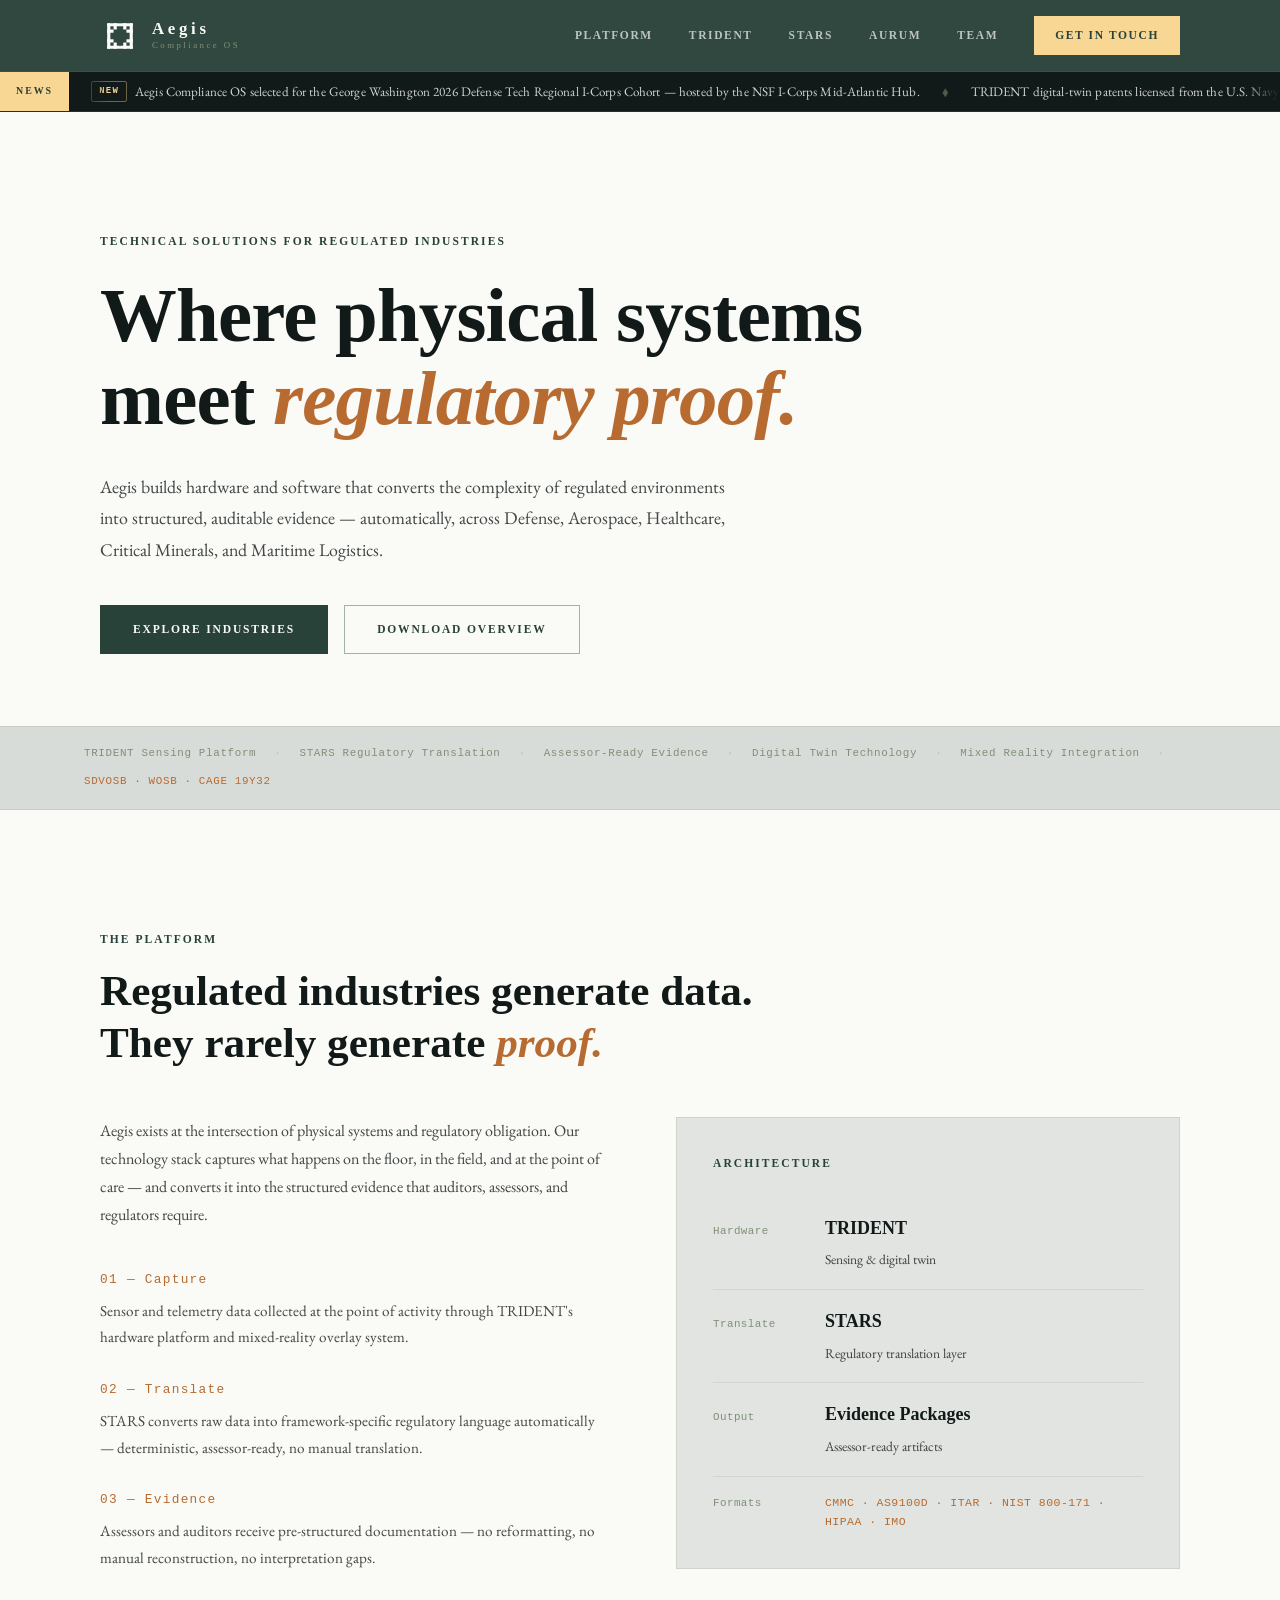
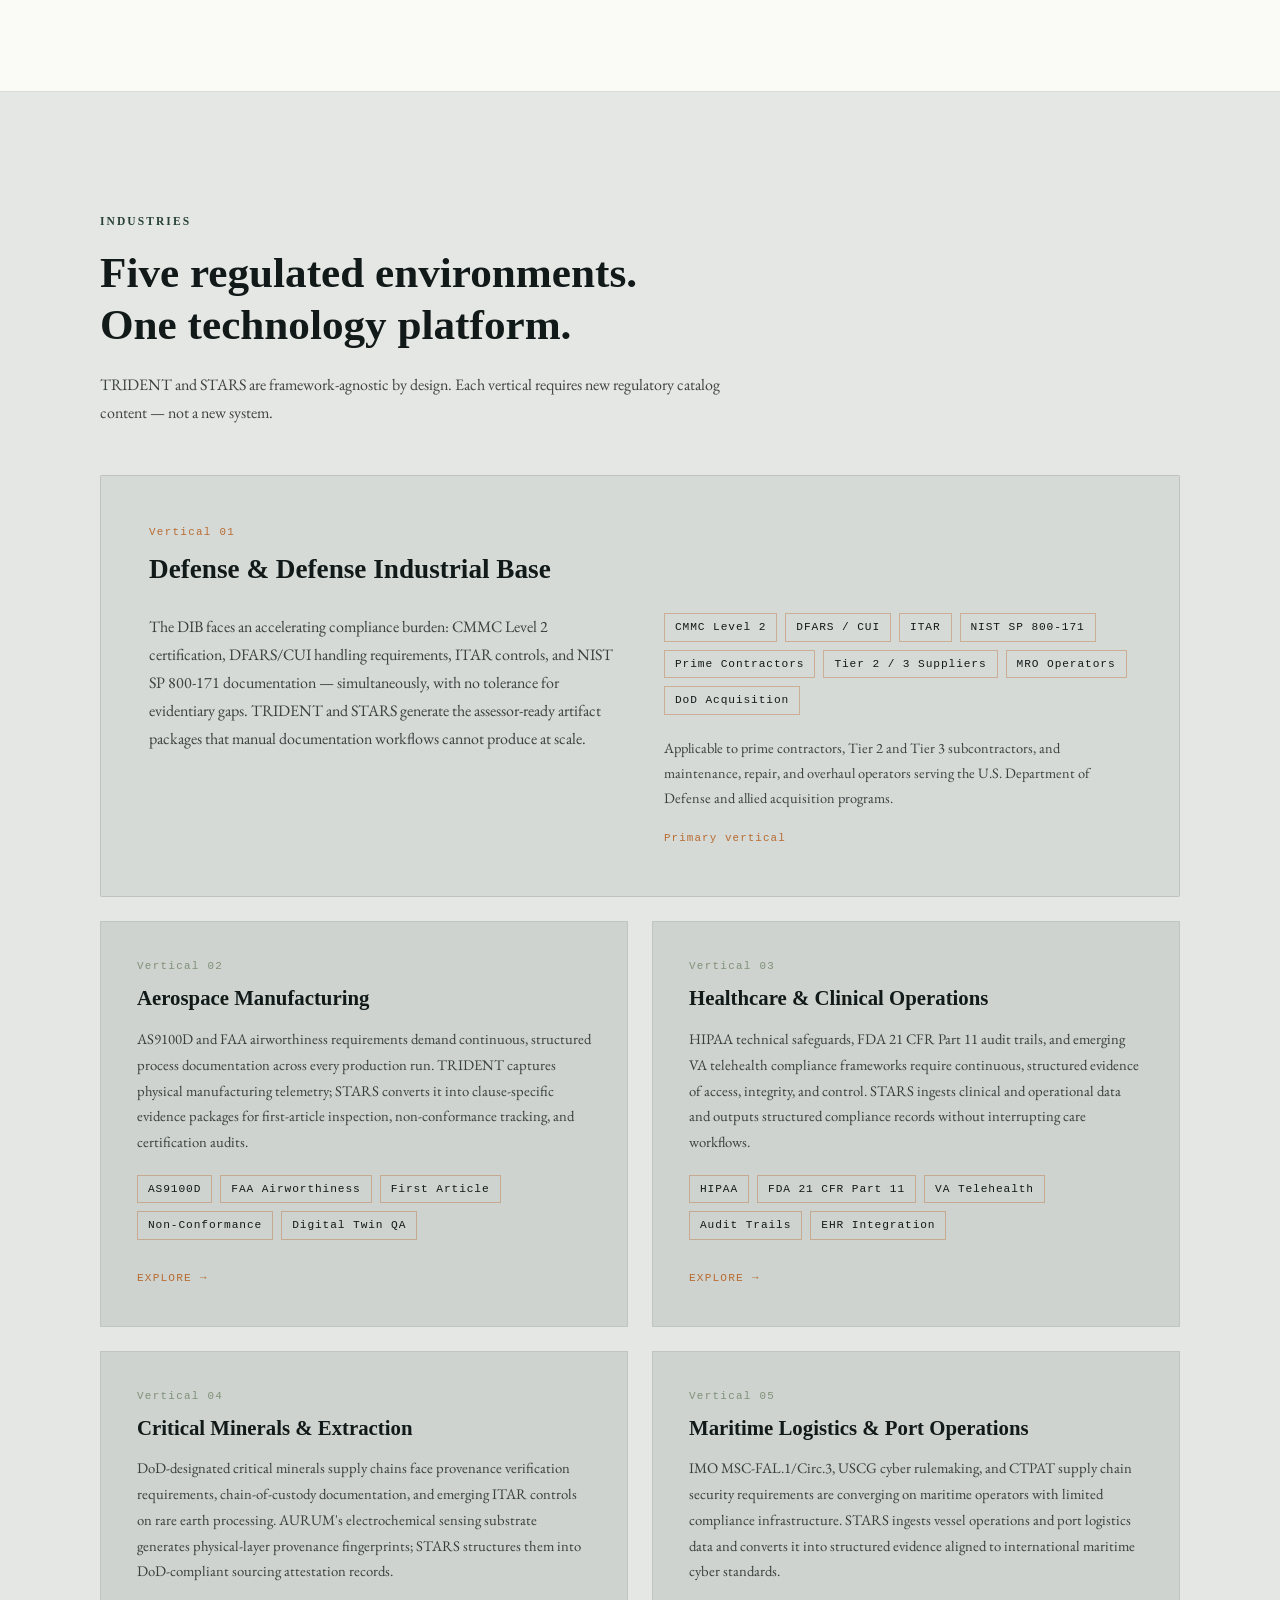
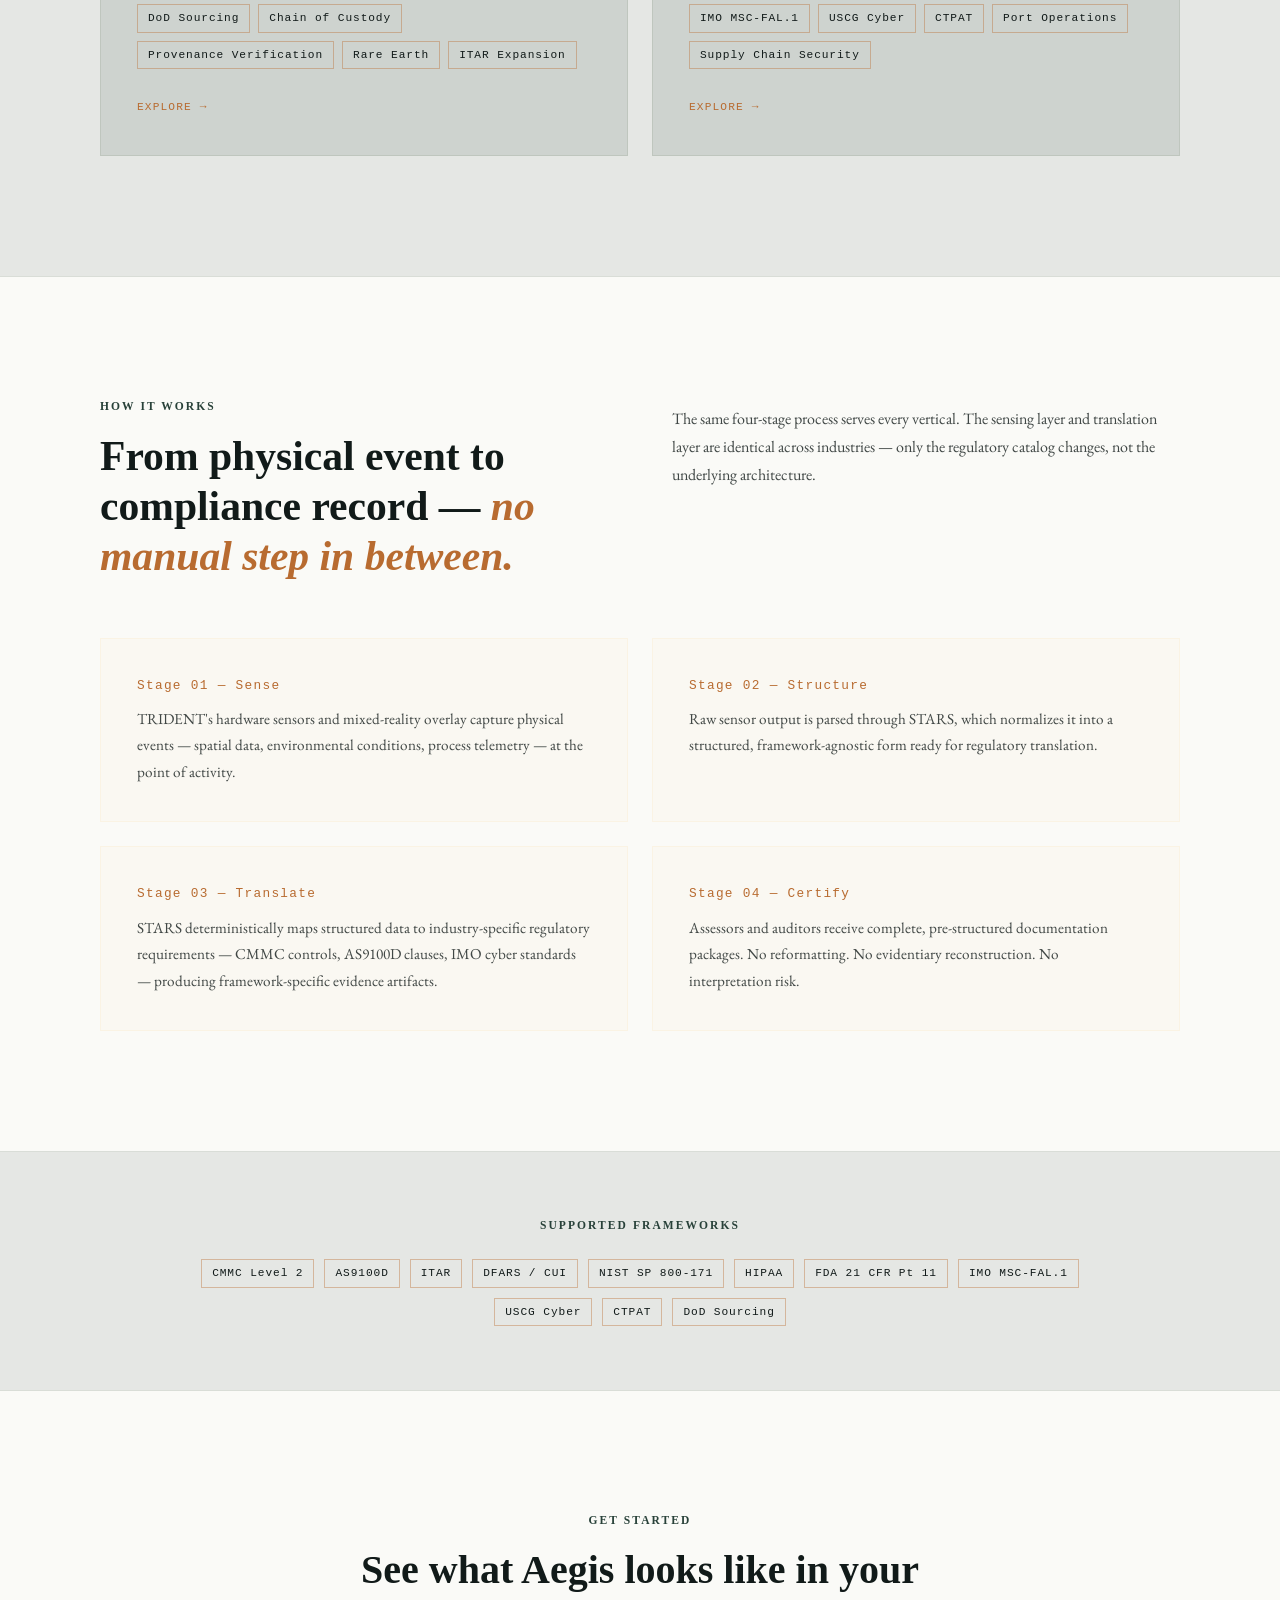
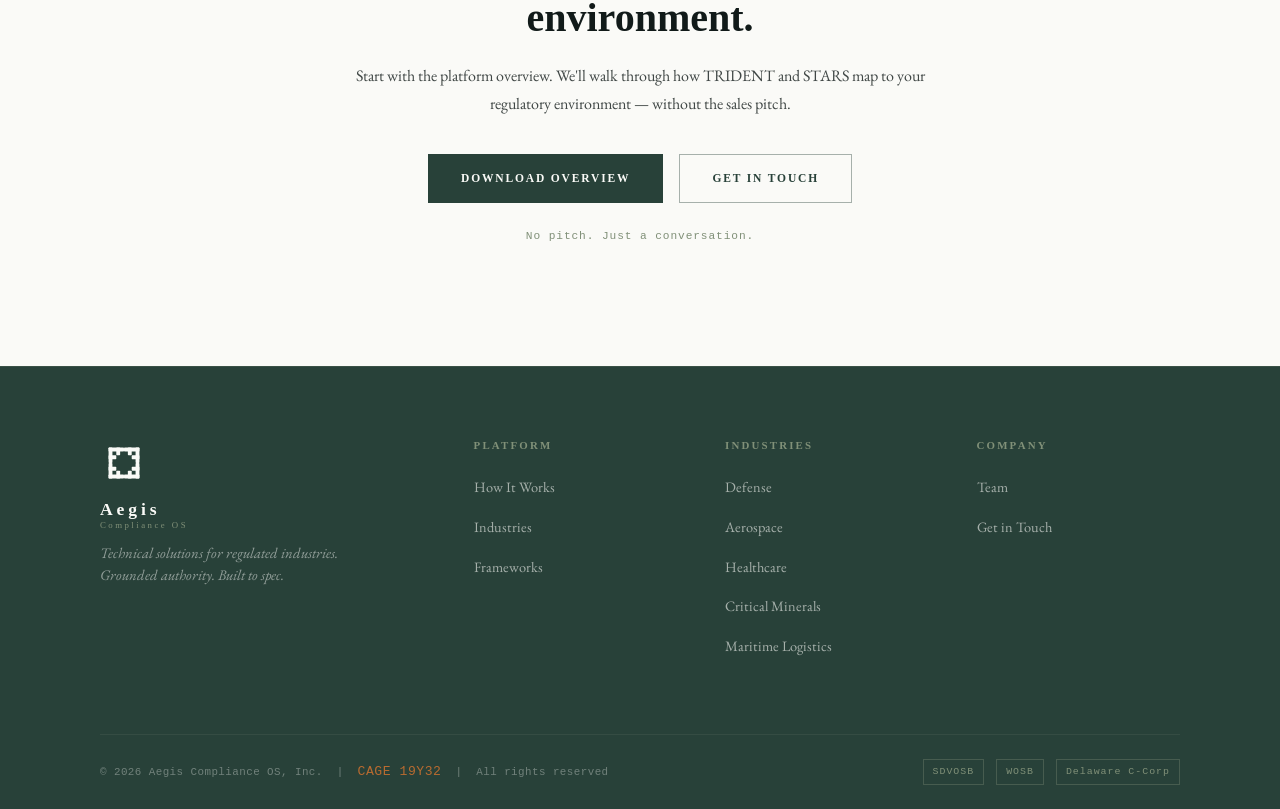
<file: index.html>
<!DOCTYPE html>
<html lang="en">
<head>
  <meta charset="UTF-8">
  <meta name="viewport" content="width=device-width, initial-scale=1.0">
  <title>Aegis Compliance OS, Inc. — Technical Solutions for Regulated Industries</title>
  <meta name="description" content="Aegis builds hardware and software systems that convert physical operational data into structured regulatory evidence — for Defense, Aerospace, Healthcare, Critical Minerals, and Maritime Logistics.">
  <link rel="stylesheet" href="css/kanea.css">
  <link rel="icon" type="image/svg+xml" href="images/aegis-symbol.svg">
</head>
<body>

  <header id="site-nav" class="site-nav"></header>

  <main class="main-content">

    <!-- ── HERO ──────────────────────────────────────────── -->
    <section style="padding-bottom:72px;">
      <div class="container">
        <p class="eyebrow" style="margin-bottom:24px;">Technical Solutions for Regulated Industries</p>
        <h1 class="display" style="max-width:900px;line-height:1.08;">Where physical systems<br>meet <em style="color:var(--khaki);font-style:italic;">regulatory proof.</em></h1>
        <p class="body-text" style="max-width:640px;margin-top:30px;font-size:1.12rem;">
          Aegis builds hardware and software that converts the complexity of regulated environments into structured, auditable evidence — automatically, across Defense, Aerospace, Healthcare, Critical Minerals, and Maritime Logistics.
        </p>
        <div style="display:flex;gap:16px;flex-wrap:wrap;margin-top:40px;">
          <a href="#industries" class="btn-primary">Explore Industries</a>
          <a href="Aegis_Platform_Overview.pdf" class="btn-ghost" download>Download Overview</a>
        </div>
      </div>
    </section>

    <!-- ── SIGNAL BAR ────────────────────────────────────── -->
    <div style="border-top:1px solid rgba(128,144,120,0.18);border-bottom:1px solid rgba(128,144,120,0.18);background:rgba(40,65,57,0.16);">
      <div class="container" style="padding:18px 24px;">
        <p class="mono" style="margin:0;font-size:0.68rem;letter-spacing:0.06em;color:var(--wasabi);display:flex;flex-wrap:wrap;gap:10px 18px;align-items:center;">
          <span>TRIDENT Sensing Platform</span><span style="opacity:0.4;">·</span>
          <span>STARS Regulatory Translation</span><span style="opacity:0.4;">·</span>
          <span>Assessor-Ready Evidence</span><span style="opacity:0.4;">·</span>
          <span>Digital Twin Technology</span><span style="opacity:0.4;">·</span>
          <span>Mixed Reality Integration</span><span style="opacity:0.4;">·</span>
          <span style="color:var(--khaki);">SDVOSB · WOSB · CAGE 19Y32</span>
        </p>
      </div>
    </div>

    <!-- ── PLATFORM ──────────────────────────────────────── -->
    <section id="platform">
      <div class="container">
        <p class="eyebrow" style="margin-bottom:16px;">The Platform</p>
        <h2 style="font-family:var(--font-display);font-weight:700;font-size:clamp(1.8rem,3.6vw,2.7rem);line-height:1.2;color:var(--warm-white);max-width:760px;">
          Regulated industries generate data.<br>They rarely generate <em style="color:var(--khaki);font-style:italic;">proof.</em>
        </h2>
        <div class="grid-2" style="gap:72px;align-items:start;margin-top:48px;">
          <div>
            <p class="body-text" style="margin-bottom:40px;">
              Aegis exists at the intersection of physical systems and regulatory obligation. Our technology stack captures what happens on the floor, in the field, and at the point of care — and converts it into the structured evidence that auditors, assessors, and regulators require.
            </p>
            <div style="display:flex;flex-direction:column;gap:28px;">
              <div>
                <p class="mono" style="color:var(--khaki);font-size:0.8rem;letter-spacing:0.1em;margin-bottom:8px;">01 — Capture</p>
                <p class="body-text" style="font-size:0.95rem;margin:0;">Sensor and telemetry data collected at the point of activity through TRIDENT's hardware platform and mixed-reality overlay system.</p>
              </div>
              <div>
                <p class="mono" style="color:var(--khaki);font-size:0.8rem;letter-spacing:0.1em;margin-bottom:8px;">02 — Translate</p>
                <p class="body-text" style="font-size:0.95rem;margin:0;">STARS converts raw data into framework-specific regulatory language automatically — deterministic, assessor-ready, no manual translation.</p>
              </div>
              <div>
                <p class="mono" style="color:var(--khaki);font-size:0.8rem;letter-spacing:0.1em;margin-bottom:8px;">03 — Evidence</p>
                <p class="body-text" style="font-size:0.95rem;margin:0;">Assessors and auditors receive pre-structured documentation — no reformatting, no manual reconstruction, no interpretation gaps.</p>
              </div>
            </div>
          </div>
          <div class="card" style="padding:36px;">
            <p class="eyebrow" style="margin-bottom:24px;">Architecture</p>
            <div style="display:flex;flex-direction:column;gap:0;">
              <div style="display:grid;grid-template-columns:96px 1fr;gap:16px;padding:16px 0;border-bottom:1px solid rgba(128,144,120,0.15);align-items:baseline;">
                <span class="mono" style="font-size:0.68rem;color:var(--wasabi);">Hardware</span>
                <span><strong style="color:var(--warm-white);font-family:var(--font-display);">TRIDENT</strong><br><span class="body-text" style="font-size:0.85rem;">Sensing &amp; digital twin</span></span>
              </div>
              <div style="display:grid;grid-template-columns:96px 1fr;gap:16px;padding:16px 0;border-bottom:1px solid rgba(128,144,120,0.15);align-items:baseline;">
                <span class="mono" style="font-size:0.68rem;color:var(--wasabi);">Translate</span>
                <span><strong style="color:var(--warm-white);font-family:var(--font-display);">STARS</strong><br><span class="body-text" style="font-size:0.85rem;">Regulatory translation layer</span></span>
              </div>
              <div style="display:grid;grid-template-columns:96px 1fr;gap:16px;padding:16px 0;border-bottom:1px solid rgba(128,144,120,0.15);align-items:baseline;">
                <span class="mono" style="font-size:0.68rem;color:var(--wasabi);">Output</span>
                <span><strong style="color:var(--warm-white);font-family:var(--font-display);">Evidence Packages</strong><br><span class="body-text" style="font-size:0.85rem;">Assessor-ready artifacts</span></span>
              </div>
              <div style="display:grid;grid-template-columns:96px 1fr;gap:16px;padding:16px 0 0;align-items:baseline;">
                <span class="mono" style="font-size:0.68rem;color:var(--wasabi);">Formats</span>
                <span class="mono" style="font-size:0.72rem;color:var(--khaki);line-height:1.7;">CMMC · AS9100D · ITAR · NIST 800-171 · HIPAA · IMO</span>
              </div>
            </div>
          </div>
        </div>
      </div>
    </section>

    <!-- ── INDUSTRIES ────────────────────────────────────── -->
    <section id="industries" style="background:rgba(40,65,57,0.1);border-top:1px solid rgba(128,144,120,0.12);border-bottom:1px solid rgba(128,144,120,0.12);">
      <div class="container">
        <p class="eyebrow" style="margin-bottom:16px;">Industries</p>
        <h2 style="font-family:var(--font-display);font-weight:700;font-size:clamp(1.8rem,3.6vw,2.7rem);line-height:1.2;color:var(--warm-white);max-width:680px;">
          Five regulated environments.<br>One technology platform.
        </h2>
        <p class="body-text" style="max-width:620px;margin-top:20px;">
          TRIDENT and STARS are framework-agnostic by design. Each vertical requires new regulatory catalog content — not a new system.
        </p>

        <!-- Card 1 — Defense (featured) -->
        <div style="background:var(--emerald);border:1px solid rgba(128,144,120,0.3);border-radius:2px;padding:48px;margin-top:48px;">
          <p class="mono" style="font-size:0.68rem;letter-spacing:0.12em;color:var(--khaki);margin-bottom:12px;">Vertical 01</p>
          <h3 style="font-family:var(--font-display);font-weight:700;font-size:1.7rem;color:var(--warm-white);margin-bottom:28px;">Defense &amp; Defense Industrial Base</h3>
          <div class="grid-2" style="gap:48px;align-items:start;">
            <p class="body-text" style="margin:0;">
              The DIB faces an accelerating compliance burden: CMMC Level 2 certification, DFARS/CUI handling requirements, ITAR controls, and NIST SP 800-171 documentation — simultaneously, with no tolerance for evidentiary gaps. TRIDENT and STARS generate the assessor-ready artifact packages that manual documentation workflows cannot produce at scale.
            </p>
            <div>
              <div style="display:flex;flex-wrap:wrap;gap:8px;margin-bottom:20px;">
                <span class="tag">CMMC Level 2</span><span class="tag">DFARS / CUI</span><span class="tag">ITAR</span><span class="tag">NIST SP 800-171</span><span class="tag">Prime Contractors</span><span class="tag">Tier 2 / 3 Suppliers</span><span class="tag">MRO Operators</span><span class="tag">DoD Acquisition</span>
              </div>
              <p class="body-text" style="font-size:0.9rem;margin:0;">
                Applicable to prime contractors, Tier 2 and Tier 3 subcontractors, and maintenance, repair, and overhaul operators serving the U.S. Department of Defense and allied acquisition programs.
              </p>
              <p class="mono" style="font-size:0.68rem;letter-spacing:0.1em;color:var(--khaki);margin-top:20px;">Primary vertical</p>
            </div>
          </div>
        </div>

        <!-- Cards 2–5 -->
        <div class="grid-2" style="gap:24px;margin-top:24px;">

          <div class="card" style="padding:36px;">
            <p class="mono" style="font-size:0.68rem;letter-spacing:0.12em;color:var(--wasabi);margin-bottom:10px;">Vertical 02</p>
            <h3 style="font-family:var(--font-display);font-weight:700;font-size:1.3rem;color:var(--warm-white);margin-bottom:16px;">Aerospace Manufacturing</h3>
            <p class="body-text" style="font-size:0.92rem;margin-bottom:20px;">AS9100D and FAA airworthiness requirements demand continuous, structured process documentation across every production run. TRIDENT captures physical manufacturing telemetry; STARS converts it into clause-specific evidence packages for first-article inspection, non-conformance tracking, and certification audits.</p>
            <div style="display:flex;flex-wrap:wrap;gap:8px;margin-bottom:20px;">
              <span class="tag">AS9100D</span><span class="tag">FAA Airworthiness</span><span class="tag">First Article</span><span class="tag">Non-Conformance</span><span class="tag">Digital Twin QA</span>
            </div>
            <a href="pages/contact.html" class="mono" style="font-size:0.7rem;letter-spacing:0.1em;text-transform:uppercase;color:var(--khaki);text-decoration:none;">Explore →</a>
          </div>

          <div class="card" style="padding:36px;">
            <p class="mono" style="font-size:0.68rem;letter-spacing:0.12em;color:var(--wasabi);margin-bottom:10px;">Vertical 03</p>
            <h3 style="font-family:var(--font-display);font-weight:700;font-size:1.3rem;color:var(--warm-white);margin-bottom:16px;">Healthcare &amp; Clinical Operations</h3>
            <p class="body-text" style="font-size:0.92rem;margin-bottom:20px;">HIPAA technical safeguards, FDA 21 CFR Part 11 audit trails, and emerging VA telehealth compliance frameworks require continuous, structured evidence of access, integrity, and control. STARS ingests clinical and operational data and outputs structured compliance records without interrupting care workflows.</p>
            <div style="display:flex;flex-wrap:wrap;gap:8px;margin-bottom:20px;">
              <span class="tag">HIPAA</span><span class="tag">FDA 21 CFR Part 11</span><span class="tag">VA Telehealth</span><span class="tag">Audit Trails</span><span class="tag">EHR Integration</span>
            </div>
            <a href="pages/contact.html" class="mono" style="font-size:0.7rem;letter-spacing:0.1em;text-transform:uppercase;color:var(--khaki);text-decoration:none;">Explore →</a>
          </div>

          <div class="card" style="padding:36px;">
            <p class="mono" style="font-size:0.68rem;letter-spacing:0.12em;color:var(--wasabi);margin-bottom:10px;">Vertical 04</p>
            <h3 style="font-family:var(--font-display);font-weight:700;font-size:1.3rem;color:var(--warm-white);margin-bottom:16px;">Critical Minerals &amp; Extraction</h3>
            <p class="body-text" style="font-size:0.92rem;margin-bottom:20px;">DoD-designated critical minerals supply chains face provenance verification requirements, chain-of-custody documentation, and emerging ITAR controls on rare earth processing. AURUM's electrochemical sensing substrate generates physical-layer provenance fingerprints; STARS structures them into DoD-compliant sourcing attestation records.</p>
            <div style="display:flex;flex-wrap:wrap;gap:8px;margin-bottom:20px;">
              <span class="tag">DoD Sourcing</span><span class="tag">Chain of Custody</span><span class="tag">Provenance Verification</span><span class="tag">Rare Earth</span><span class="tag">ITAR Expansion</span>
            </div>
            <a href="pages/contact.html" class="mono" style="font-size:0.7rem;letter-spacing:0.1em;text-transform:uppercase;color:var(--khaki);text-decoration:none;">Explore →</a>
          </div>

          <div class="card" style="padding:36px;">
            <p class="mono" style="font-size:0.68rem;letter-spacing:0.12em;color:var(--wasabi);margin-bottom:10px;">Vertical 05</p>
            <h3 style="font-family:var(--font-display);font-weight:700;font-size:1.3rem;color:var(--warm-white);margin-bottom:16px;">Maritime Logistics &amp; Port Operations</h3>
            <p class="body-text" style="font-size:0.92rem;margin-bottom:20px;">IMO MSC-FAL.1/Circ.3, USCG cyber rulemaking, and CTPAT supply chain security requirements are converging on maritime operators with limited compliance infrastructure. STARS ingests vessel operations and port logistics data and converts it into structured evidence aligned to international maritime cyber standards.</p>
            <div style="display:flex;flex-wrap:wrap;gap:8px;margin-bottom:20px;">
              <span class="tag">IMO MSC-FAL.1</span><span class="tag">USCG Cyber</span><span class="tag">CTPAT</span><span class="tag">Port Operations</span><span class="tag">Supply Chain Security</span>
            </div>
            <a href="pages/contact.html" class="mono" style="font-size:0.7rem;letter-spacing:0.1em;text-transform:uppercase;color:var(--khaki);text-decoration:none;">Explore →</a>
          </div>

        </div>
      </div>
    </section>

    <!-- ── HOW IT WORKS ──────────────────────────────────── -->
    <section id="how-it-works">
      <div class="container">
        <div class="grid-2" style="gap:64px;align-items:start;">
          <div>
            <p class="eyebrow" style="margin-bottom:16px;">How It Works</p>
            <h2 style="font-family:var(--font-display);font-weight:700;font-size:clamp(1.8rem,3.6vw,2.6rem);line-height:1.2;color:var(--warm-white);">
              From physical event to compliance record — <em style="color:var(--khaki);font-style:italic;">no manual step in between.</em>
            </h2>
          </div>
          <p class="body-text" style="margin:0;padding-top:8px;">
            The same four-stage process serves every vertical. The sensing layer and translation layer are identical across industries — only the regulatory catalog changes, not the underlying architecture.
          </p>
        </div>

        <div class="grid-2" style="gap:24px;margin-top:56px;">
          <div class="panel-khaki" style="padding:36px;">
            <p class="mono" style="color:var(--khaki);font-size:0.8rem;letter-spacing:0.1em;margin-bottom:10px;">Stage 01 — Sense</p>
            <p class="body-text" style="font-size:0.95rem;margin:0;">TRIDENT's hardware sensors and mixed-reality overlay capture physical events — spatial data, environmental conditions, process telemetry — at the point of activity.</p>
          </div>
          <div class="panel-khaki" style="padding:36px;">
            <p class="mono" style="color:var(--khaki);font-size:0.8rem;letter-spacing:0.1em;margin-bottom:10px;">Stage 02 — Structure</p>
            <p class="body-text" style="font-size:0.95rem;margin:0;">Raw sensor output is parsed through STARS, which normalizes it into a structured, framework-agnostic form ready for regulatory translation.</p>
          </div>
          <div class="panel-khaki" style="padding:36px;">
            <p class="mono" style="color:var(--khaki);font-size:0.8rem;letter-spacing:0.1em;margin-bottom:10px;">Stage 03 — Translate</p>
            <p class="body-text" style="font-size:0.95rem;margin:0;">STARS deterministically maps structured data to industry-specific regulatory requirements — CMMC controls, AS9100D clauses, IMO cyber standards — producing framework-specific evidence artifacts.</p>
          </div>
          <div class="panel-khaki" style="padding:36px;">
            <p class="mono" style="color:var(--khaki);font-size:0.8rem;letter-spacing:0.1em;margin-bottom:10px;">Stage 04 — Certify</p>
            <p class="body-text" style="font-size:0.95rem;margin:0;">Assessors and auditors receive complete, pre-structured documentation packages. No reformatting. No evidentiary reconstruction. No interpretation risk.</p>
          </div>
        </div>
      </div>
    </section>

    <!-- ── FRAMEWORKS STRIP ──────────────────────────────── -->
    <section id="frameworks" style="background:rgba(40,65,57,0.1);border-top:1px solid rgba(128,144,120,0.12);border-bottom:1px solid rgba(128,144,120,0.12);padding:64px 0;">
      <div class="container">
        <p class="eyebrow" style="margin-bottom:24px;text-align:center;">Supported Frameworks</p>
        <div style="display:flex;flex-wrap:wrap;gap:10px;justify-content:center;max-width:880px;margin:0 auto;">
          <span class="tag">CMMC Level 2</span><span class="tag">AS9100D</span><span class="tag">ITAR</span><span class="tag">DFARS / CUI</span><span class="tag">NIST SP 800-171</span><span class="tag">HIPAA</span><span class="tag">FDA 21 CFR Pt 11</span><span class="tag">IMO MSC-FAL.1</span><span class="tag">USCG Cyber</span><span class="tag">CTPAT</span><span class="tag">DoD Sourcing</span>
        </div>
      </div>
    </section>

    <!-- ── CTA ───────────────────────────────────────────── -->
    <section>
      <div class="container" style="text-align:center;max-width:680px;">
        <p class="eyebrow" style="margin-bottom:16px;">Get Started</p>
        <h2 style="font-family:var(--font-display);font-weight:700;font-size:clamp(1.7rem,3.4vw,2.5rem);line-height:1.2;color:var(--warm-white);">
          See what Aegis looks like in your environment.
        </h2>
        <p class="body-text" style="margin:20px auto 36px;">
          Start with the platform overview. We'll walk through how TRIDENT and STARS map to your regulatory environment — without the sales pitch.
        </p>
        <div style="display:flex;gap:16px;flex-wrap:wrap;justify-content:center;">
          <a href="Aegis_Platform_Overview.pdf" class="btn-primary" download>Download Overview</a>
          <a href="pages/contact.html" class="btn-ghost">Get in Touch</a>
        </div>
        <p class="mono" style="font-size:0.7rem;letter-spacing:0.08em;color:var(--wasabi);margin-top:24px;">No pitch. Just a conversation.</p>
      </div>
    </section>

  </main>

  <div id="site-footer"></div>

  <script src="js/components.js"></script>
  <script>
    renderNav('home');
    renderFooter();
  </script>
</body>
</html>
</file>
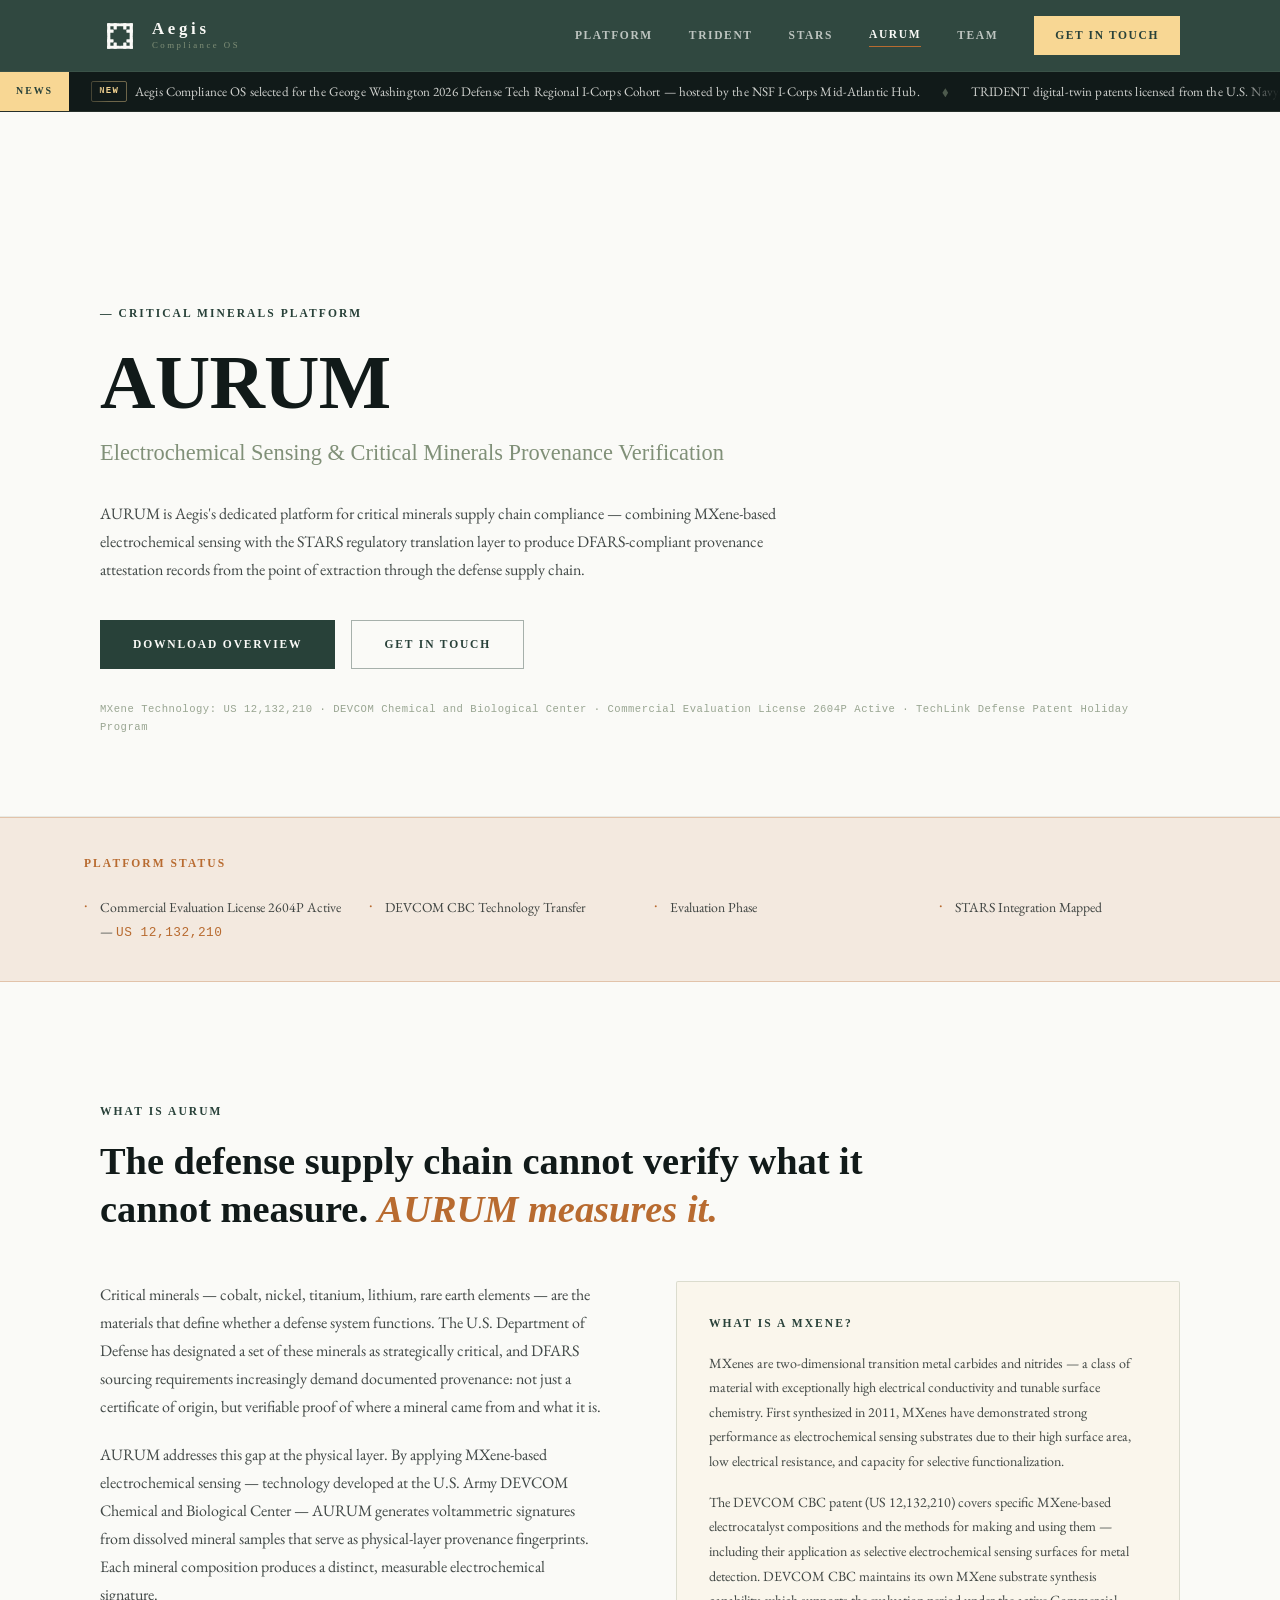
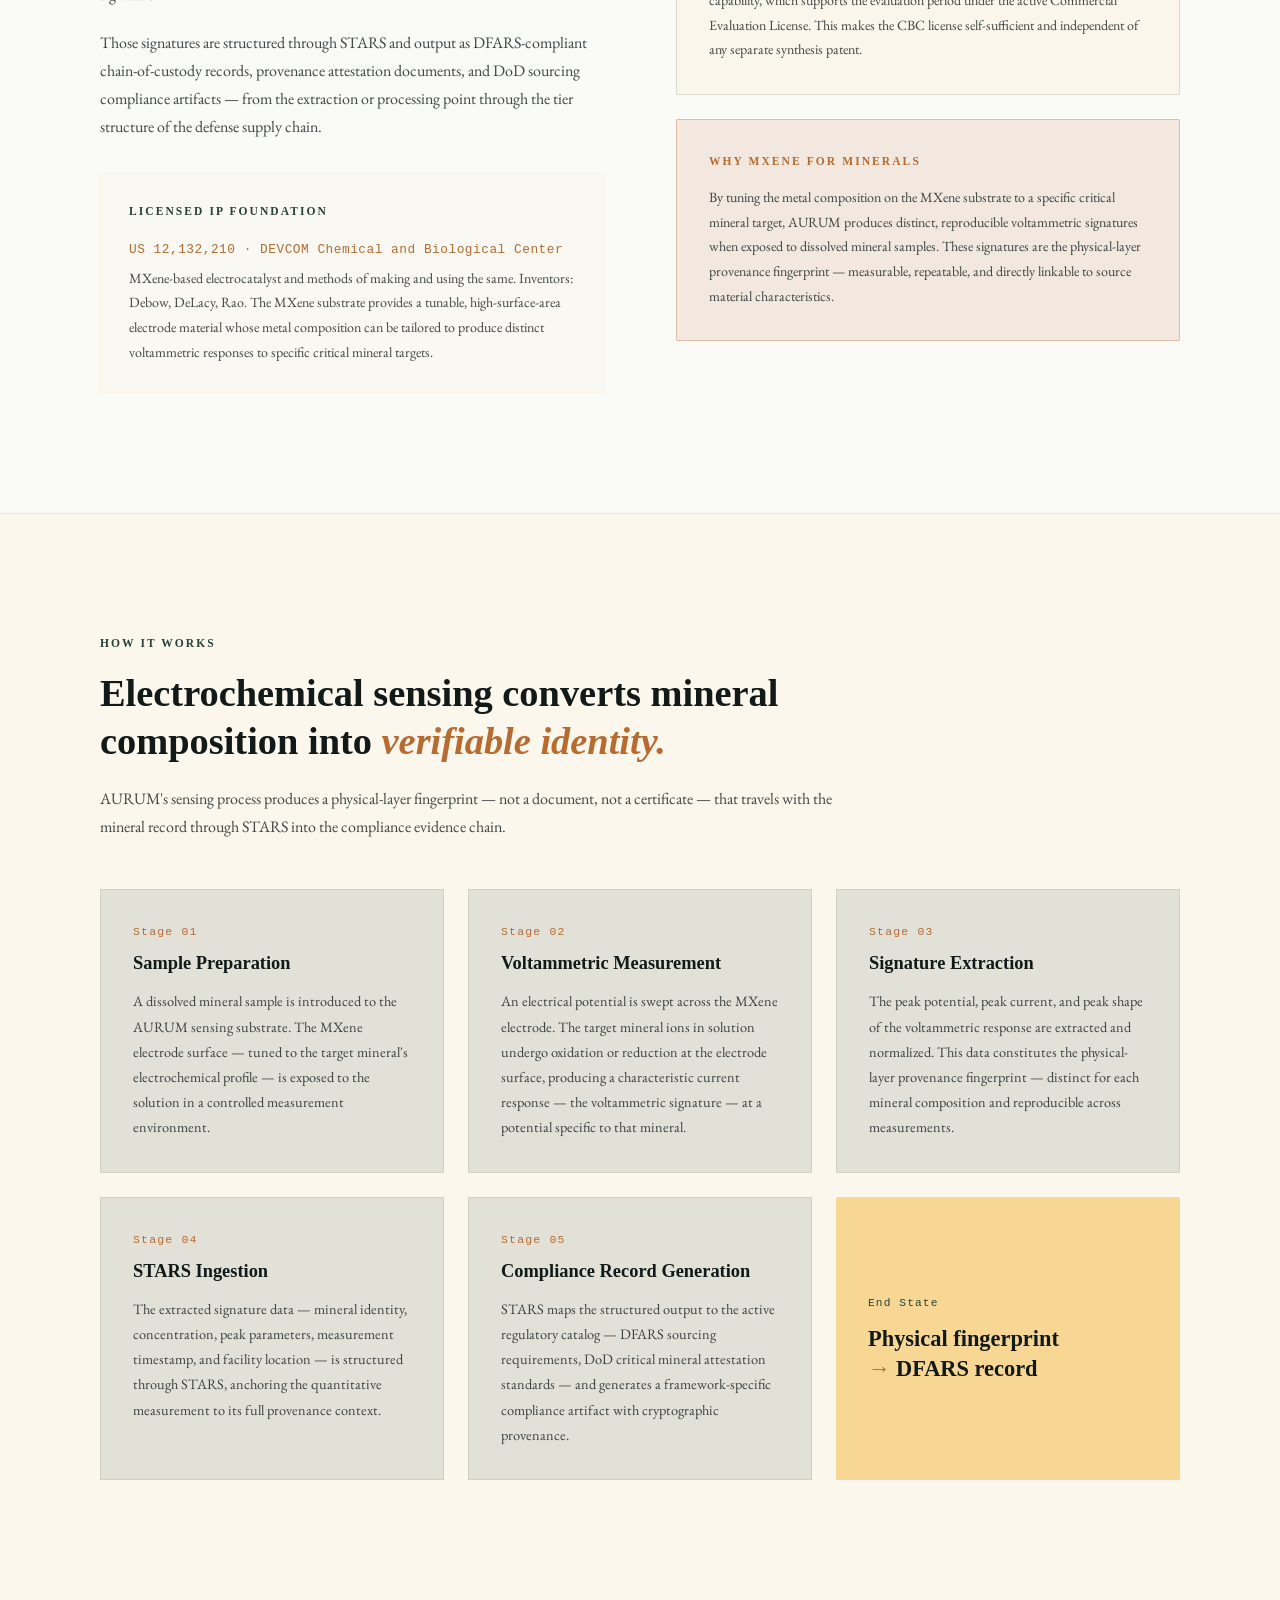
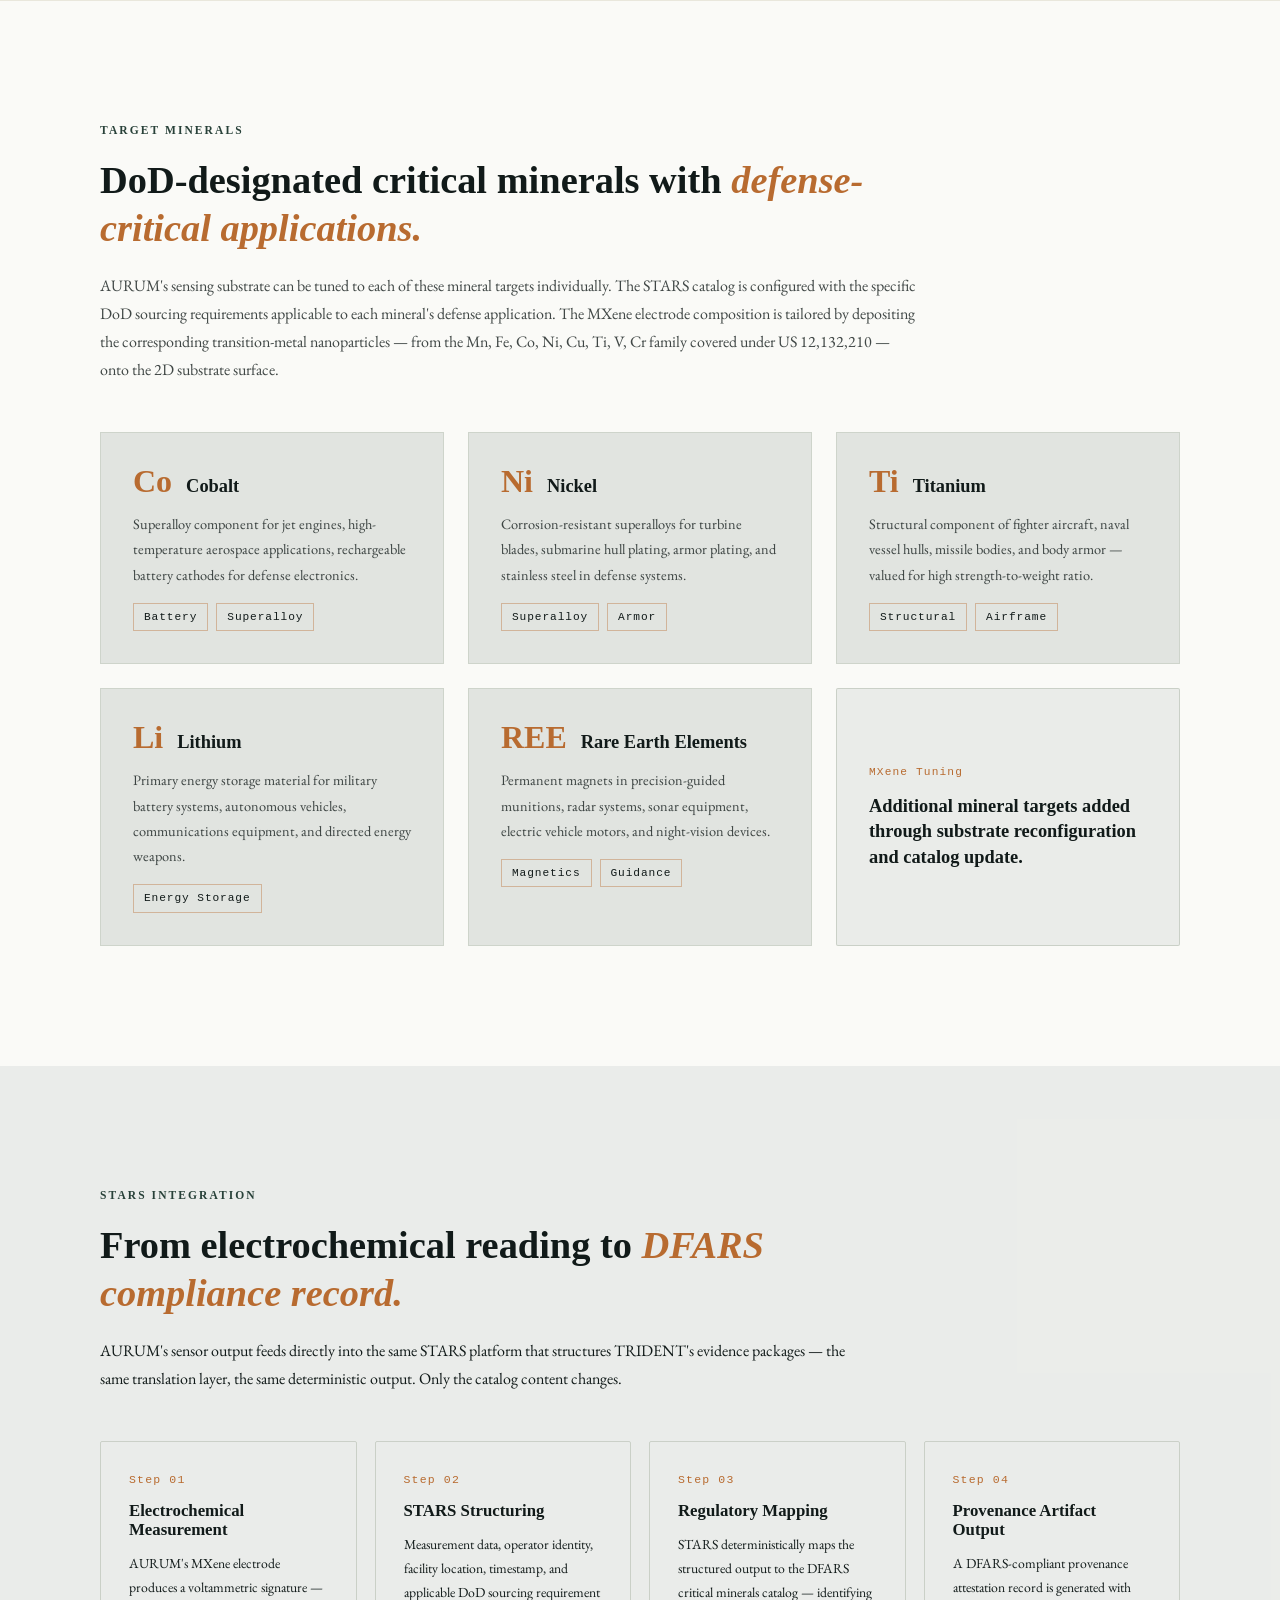
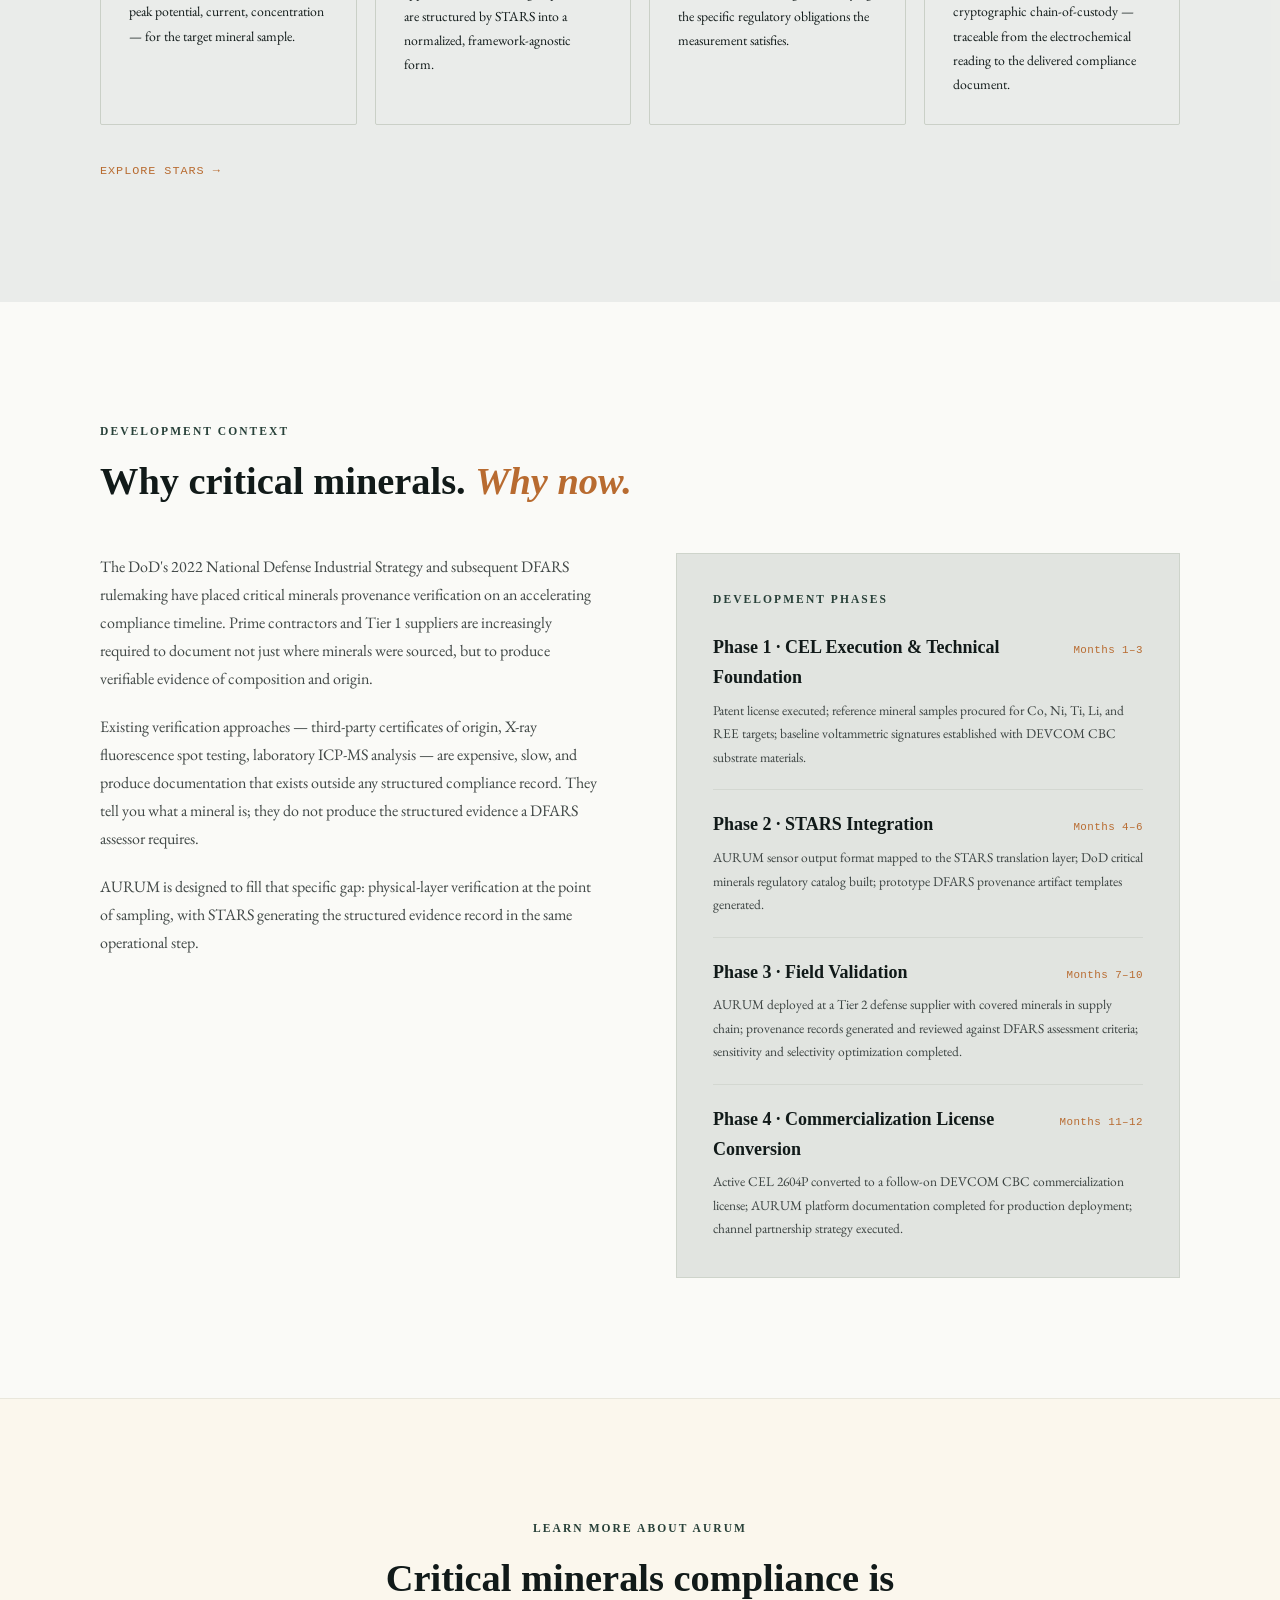
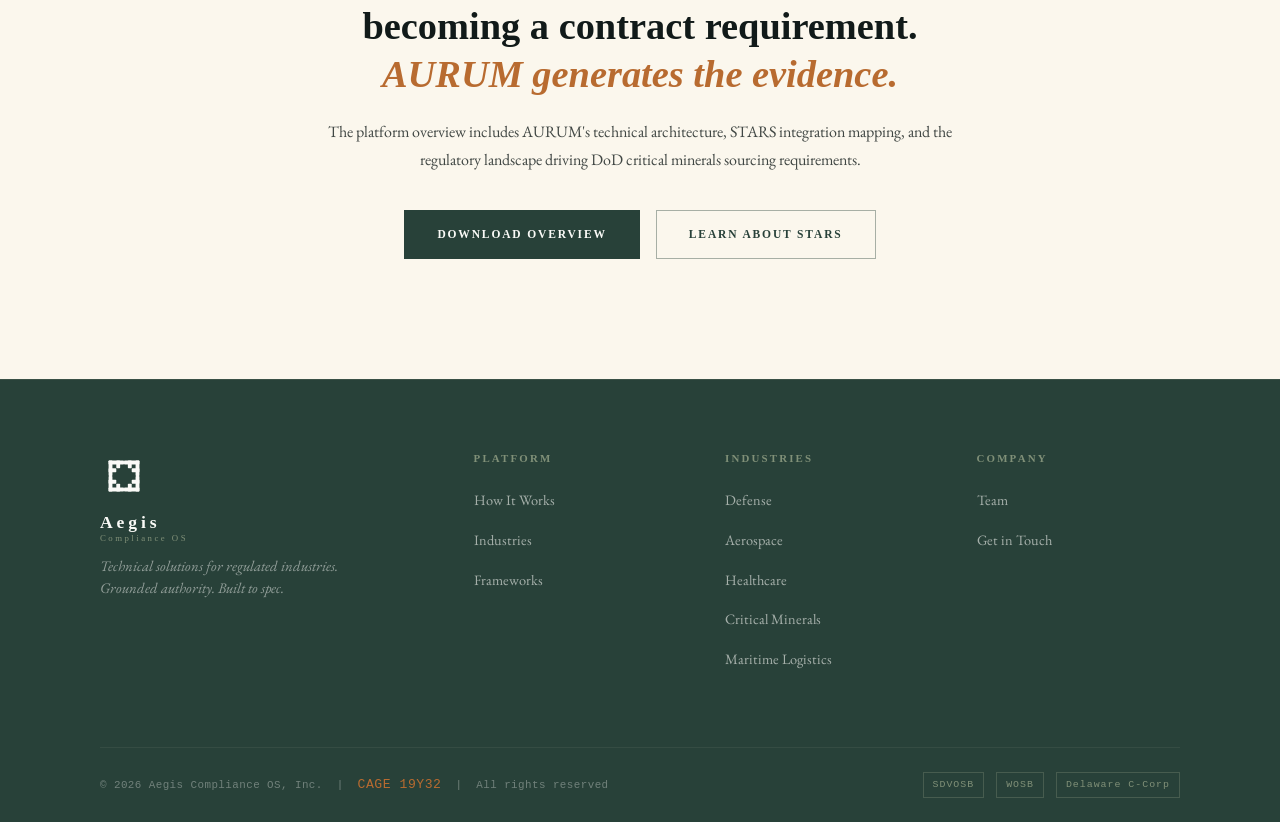
<file: pages/aurum.html>
<!DOCTYPE html>
<html lang="en">
<head>
  <meta charset="UTF-8">
  <meta name="viewport" content="width=device-width, initial-scale=1.0">
  <title>AURUM — Aegis Compliance OS, Inc.</title>
  <meta name="description" content="AURUM is Aegis's electrochemical sensing platform for critical minerals provenance verification. Built on MXene-based electrocatalyst technology licensed from the U.S. Army DEVCOM Chemical and Biological Center, AURUM generates physical-layer mineral signatures and converts them into DFARS-compliant provenance attestation records through the STARS translation layer.">
  <link rel="stylesheet" href="../css/kanea.css">
  <link rel="icon" type="image/svg+xml" href="../images/aegis-symbol.svg">
</head>
<body>

  <header id="site-nav" class="site-nav"></header>

  <main class="main-content">

    <!-- ── HERO ──────────────────────────────────────────── -->
    <section class="page-header">
      <div class="container">
        <p class="eyebrow" style="margin-bottom:16px;">— Critical Minerals Platform</p>
        <h1 class="display" style="margin-bottom:8px;">AURUM</h1>
        <p style="font-family:var(--font-display);font-size:clamp(1.1rem,2vw,1.4rem);color:var(--wasabi);margin-bottom:28px;">Electrochemical Sensing &amp; Critical Minerals Provenance Verification</p>
        <p class="body-text" style="max-width:680px;">
          AURUM is Aegis's dedicated platform for critical minerals supply chain compliance — combining MXene-based electrochemical sensing with the STARS regulatory translation layer to produce DFARS-compliant provenance attestation records from the point of extraction through the defense supply chain.
        </p>
        <div style="display:flex;gap:16px;flex-wrap:wrap;margin-top:36px;">
          <a href="../Aegis_Platform_Overview.pdf" class="btn-primary" download>Download Overview</a>
          <a href="contact.html" class="btn-ghost">Get in Touch</a>
        </div>
        <p class="mono" style="font-size:0.66rem;letter-spacing:0.05em;color:var(--wasabi);margin-top:32px;opacity:0.8;">
          MXene Technology: US 12,132,210 · DEVCOM Chemical and Biological Center · Commercial Evaluation License 2604P Active · TechLink Defense Patent Holiday Program
        </p>
      </div>
    </section>

    <!-- ── STATUS BAR ────────────────────────────────────── -->
    <div style="background:rgba(184,107,48,0.12);border-top:1px solid rgba(184,107,48,0.3);border-bottom:1px solid rgba(184,107,48,0.3);">
      <div class="container" style="padding:36px 24px;">
        <p class="eyebrow" style="margin-bottom:22px;color:var(--earth);">Platform Status</p>
        <div class="grid-2" style="grid-template-columns:repeat(4,1fr);gap:28px;">
          <div style="display:flex;gap:12px;align-items:flex-start;">
            <span style="color:var(--earth);font-size:1.1rem;line-height:1;">·</span>
            <span class="body-text" style="font-size:0.86rem;margin:0;">Commercial Evaluation License 2604P Active — <span class="mono" style="color:var(--khaki);font-size:0.8rem;">US 12,132,210</span></span>
          </div>
          <div style="display:flex;gap:12px;align-items:flex-start;">
            <span style="color:var(--earth);font-size:1.1rem;line-height:1;">·</span>
            <span class="body-text" style="font-size:0.86rem;margin:0;">DEVCOM CBC Technology Transfer</span>
          </div>
          <div style="display:flex;gap:12px;align-items:flex-start;">
            <span style="color:var(--earth);font-size:1.1rem;line-height:1;">·</span>
            <span class="body-text" style="font-size:0.86rem;margin:0;">Evaluation Phase</span>
          </div>
          <div style="display:flex;gap:12px;align-items:flex-start;">
            <span style="color:var(--earth);font-size:1.1rem;line-height:1;">·</span>
            <span class="body-text" style="font-size:0.86rem;margin:0;">STARS Integration Mapped</span>
          </div>
        </div>
      </div>
    </div>

    <!-- ── WHAT IS AURUM ─────────────────────────────────── -->
    <section id="what-is-aurum">
      <div class="container">
        <p class="eyebrow" style="margin-bottom:16px;">What Is AURUM</p>
        <h2 style="font-family:var(--font-display);font-weight:700;font-size:clamp(1.7rem,3.2vw,2.4rem);line-height:1.25;color:var(--warm-white);max-width:820px;">
          The defense supply chain cannot verify what it cannot measure. <em style="color:var(--khaki);font-style:italic;">AURUM measures it.</em>
        </h2>
        <div class="grid-2" style="gap:72px;align-items:start;margin-top:48px;">
          <div>
            <p class="body-text" style="margin-bottom:20px;">
              Critical minerals — cobalt, nickel, titanium, lithium, rare earth elements — are the materials that define whether a defense system functions. The U.S. Department of Defense has designated a set of these minerals as strategically critical, and DFARS sourcing requirements increasingly demand documented provenance: not just a certificate of origin, but verifiable proof of where a mineral came from and what it is.
            </p>
            <p class="body-text" style="margin-bottom:20px;">
              AURUM addresses this gap at the physical layer. By applying MXene-based electrochemical sensing — technology developed at the U.S. Army DEVCOM Chemical and Biological Center — AURUM generates voltammetric signatures from dissolved mineral samples that serve as physical-layer provenance fingerprints. Each mineral composition produces a distinct, measurable electrochemical signature.
            </p>
            <p class="body-text" style="margin-bottom:32px;">
              Those signatures are structured through STARS and output as DFARS-compliant chain-of-custody records, provenance attestation documents, and DoD sourcing compliance artifacts — from the extraction or processing point through the tier structure of the defense supply chain.
            </p>
            <div class="panel-khaki" style="padding:28px;">
              <p class="eyebrow" style="margin-bottom:18px;">Licensed IP Foundation</p>
              <p class="mono" style="font-size:0.8rem;color:var(--khaki);margin-bottom:6px;">US 12,132,210 · DEVCOM Chemical and Biological Center</p>
              <p class="body-text" style="font-size:0.88rem;margin:0;">MXene-based electrocatalyst and methods of making and using the same. Inventors: Debow, DeLacy, Rao. The MXene substrate provides a tunable, high-surface-area electrode material whose metal composition can be tailored to produce distinct voltammetric responses to specific critical mineral targets.</p>
            </div>
          </div>
          <div>
            <div style="background:var(--noir);border:1px solid rgba(128,144,120,0.25);border-radius:2px;padding:32px;margin-bottom:24px;">
              <p class="eyebrow" style="margin-bottom:18px;">What Is a MXene?</p>
              <p class="body-text" style="font-size:0.88rem;margin-bottom:16px;">MXenes are two-dimensional transition metal carbides and nitrides — a class of material with exceptionally high electrical conductivity and tunable surface chemistry. First synthesized in 2011, MXenes have demonstrated strong performance as electrochemical sensing substrates due to their high surface area, low electrical resistance, and capacity for selective functionalization.</p>
              <p class="body-text" style="font-size:0.88rem;margin:0;">The DEVCOM CBC patent (US 12,132,210) covers specific MXene-based electrocatalyst compositions and the methods for making and using them — including their application as selective electrochemical sensing surfaces for metal detection. DEVCOM CBC maintains its own MXene substrate synthesis capability, which supports the evaluation period under the active Commercial Evaluation License. This makes the CBC license self-sufficient and independent of any separate synthesis patent.</p>
            </div>
            <div style="background:rgba(184,107,48,0.12);border:1px solid rgba(184,107,48,0.35);border-radius:2px;padding:32px;">
              <p class="eyebrow" style="margin-bottom:14px;color:var(--earth);">Why MXene for Minerals</p>
              <p class="body-text" style="font-size:0.88rem;margin:0;">By tuning the metal composition on the MXene substrate to a specific critical mineral target, AURUM produces distinct, reproducible voltammetric signatures when exposed to dissolved mineral samples. These signatures are the physical-layer provenance fingerprint — measurable, repeatable, and directly linkable to source material characteristics.</p>
            </div>
          </div>
        </div>
      </div>
    </section>

    <!-- ── HOW IT WORKS ──────────────────────────────────── -->
    <section style="background:var(--noir);border-top:1px solid rgba(128,144,120,0.15);border-bottom:1px solid rgba(128,144,120,0.15);">
      <div class="container">
        <p class="eyebrow" style="margin-bottom:16px;">How It Works</p>
        <h2 style="font-family:var(--font-display);font-weight:700;font-size:clamp(1.7rem,3.2vw,2.4rem);line-height:1.25;color:var(--warm-white);max-width:820px;">
          Electrochemical sensing converts mineral composition into <em style="color:var(--khaki);font-style:italic;">verifiable identity.</em>
        </h2>
        <p class="body-text" style="max-width:760px;margin-top:20px;">
          AURUM's sensing process produces a physical-layer fingerprint — not a document, not a certificate — that travels with the mineral record through STARS into the compliance evidence chain.
        </p>

        <div class="grid-3" style="gap:24px;margin-top:48px;">
          <div class="card" style="padding:32px;">
            <p class="mono" style="color:var(--khaki);font-size:0.72rem;letter-spacing:0.1em;margin-bottom:12px;">Stage 01</p>
            <h3 style="font-family:var(--font-display);font-weight:700;font-size:1.15rem;color:var(--warm-white);margin-bottom:14px;">Sample Preparation</h3>
            <p class="body-text" style="font-size:0.9rem;margin:0;">A dissolved mineral sample is introduced to the AURUM sensing substrate. The MXene electrode surface — tuned to the target mineral's electrochemical profile — is exposed to the solution in a controlled measurement environment.</p>
          </div>
          <div class="card" style="padding:32px;">
            <p class="mono" style="color:var(--khaki);font-size:0.72rem;letter-spacing:0.1em;margin-bottom:12px;">Stage 02</p>
            <h3 style="font-family:var(--font-display);font-weight:700;font-size:1.15rem;color:var(--warm-white);margin-bottom:14px;">Voltammetric Measurement</h3>
            <p class="body-text" style="font-size:0.9rem;margin:0;">An electrical potential is swept across the MXene electrode. The target mineral ions in solution undergo oxidation or reduction at the electrode surface, producing a characteristic current response — the voltammetric signature — at a potential specific to that mineral.</p>
          </div>
          <div class="card" style="padding:32px;">
            <p class="mono" style="color:var(--khaki);font-size:0.72rem;letter-spacing:0.1em;margin-bottom:12px;">Stage 03</p>
            <h3 style="font-family:var(--font-display);font-weight:700;font-size:1.15rem;color:var(--warm-white);margin-bottom:14px;">Signature Extraction</h3>
            <p class="body-text" style="font-size:0.9rem;margin:0;">The peak potential, peak current, and peak shape of the voltammetric response are extracted and normalized. This data constitutes the physical-layer provenance fingerprint — distinct for each mineral composition and reproducible across measurements.</p>
          </div>
          <div class="card" style="padding:32px;">
            <p class="mono" style="color:var(--khaki);font-size:0.72rem;letter-spacing:0.1em;margin-bottom:12px;">Stage 04</p>
            <h3 style="font-family:var(--font-display);font-weight:700;font-size:1.15rem;color:var(--warm-white);margin-bottom:14px;">STARS Ingestion</h3>
            <p class="body-text" style="font-size:0.9rem;margin:0;">The extracted signature data — mineral identity, concentration, peak parameters, measurement timestamp, and facility location — is structured through STARS, anchoring the quantitative measurement to its full provenance context.</p>
          </div>
          <div class="card" style="padding:32px;">
            <p class="mono" style="color:var(--khaki);font-size:0.72rem;letter-spacing:0.1em;margin-bottom:12px;">Stage 05</p>
            <h3 style="font-family:var(--font-display);font-weight:700;font-size:1.15rem;color:var(--warm-white);margin-bottom:14px;">Compliance Record Generation</h3>
            <p class="body-text" style="font-size:0.9rem;margin:0;">STARS maps the structured output to the active regulatory catalog — DFARS sourcing requirements, DoD critical mineral attestation standards — and generates a framework-specific compliance artifact with cryptographic provenance.</p>
          </div>
          <div style="background:var(--khaki);border-radius:2px;padding:32px;display:flex;flex-direction:column;justify-content:center;">
            <p class="mono" style="font-size:0.7rem;letter-spacing:0.1em;color:var(--emerald);margin-bottom:12px;">End State</p>
            <p style="font-family:var(--font-display);font-weight:700;font-size:1.4rem;line-height:1.3;color:var(--noir);margin:0;">Physical fingerprint<br><span style="color:var(--earth);">→</span> DFARS record</p>
          </div>
        </div>
      </div>
    </section>

    <!-- ── TARGET MINERALS ───────────────────────────────── -->
    <section>
      <div class="container">
        <p class="eyebrow" style="margin-bottom:16px;">Target Minerals</p>
        <h2 style="font-family:var(--font-display);font-weight:700;font-size:clamp(1.7rem,3.2vw,2.4rem);line-height:1.25;color:var(--warm-white);max-width:780px;">
          DoD-designated critical minerals with <em style="color:var(--khaki);font-style:italic;">defense-critical applications.</em>
        </h2>
        <p class="body-text" style="max-width:820px;margin-top:20px;">
          AURUM's sensing substrate can be tuned to each of these mineral targets individually. The STARS catalog is configured with the specific DoD sourcing requirements applicable to each mineral's defense application. The MXene electrode composition is tailored by depositing the corresponding transition-metal nanoparticles — from the Mn, Fe, Co, Ni, Cu, Ti, V, Cr family covered under US 12,132,210 — onto the 2D substrate surface.
        </p>

        <div class="grid-3" style="gap:24px;margin-top:48px;">

          <div class="card" style="padding:32px;">
            <div style="display:flex;align-items:baseline;gap:14px;margin-bottom:14px;">
              <span style="font-family:var(--font-display);font-weight:700;font-size:2rem;color:var(--khaki);line-height:1;">Co</span>
              <h3 style="font-family:var(--font-display);font-weight:700;font-size:1.15rem;color:var(--warm-white);margin:0;">Cobalt</h3>
            </div>
            <p class="body-text" style="font-size:0.9rem;margin-bottom:16px;">Superalloy component for jet engines, high-temperature aerospace applications, rechargeable battery cathodes for defense electronics.</p>
            <div style="display:flex;flex-wrap:wrap;gap:8px;"><span class="tag">Battery</span><span class="tag">Superalloy</span></div>
          </div>

          <div class="card" style="padding:32px;">
            <div style="display:flex;align-items:baseline;gap:14px;margin-bottom:14px;">
              <span style="font-family:var(--font-display);font-weight:700;font-size:2rem;color:var(--khaki);line-height:1;">Ni</span>
              <h3 style="font-family:var(--font-display);font-weight:700;font-size:1.15rem;color:var(--warm-white);margin:0;">Nickel</h3>
            </div>
            <p class="body-text" style="font-size:0.9rem;margin-bottom:16px;">Corrosion-resistant superalloys for turbine blades, submarine hull plating, armor plating, and stainless steel in defense systems.</p>
            <div style="display:flex;flex-wrap:wrap;gap:8px;"><span class="tag">Superalloy</span><span class="tag">Armor</span></div>
          </div>

          <div class="card" style="padding:32px;">
            <div style="display:flex;align-items:baseline;gap:14px;margin-bottom:14px;">
              <span style="font-family:var(--font-display);font-weight:700;font-size:2rem;color:var(--khaki);line-height:1;">Ti</span>
              <h3 style="font-family:var(--font-display);font-weight:700;font-size:1.15rem;color:var(--warm-white);margin:0;">Titanium</h3>
            </div>
            <p class="body-text" style="font-size:0.9rem;margin-bottom:16px;">Structural component of fighter aircraft, naval vessel hulls, missile bodies, and body armor — valued for high strength-to-weight ratio.</p>
            <div style="display:flex;flex-wrap:wrap;gap:8px;"><span class="tag">Structural</span><span class="tag">Airframe</span></div>
          </div>

          <div class="card" style="padding:32px;">
            <div style="display:flex;align-items:baseline;gap:14px;margin-bottom:14px;">
              <span style="font-family:var(--font-display);font-weight:700;font-size:2rem;color:var(--khaki);line-height:1;">Li</span>
              <h3 style="font-family:var(--font-display);font-weight:700;font-size:1.15rem;color:var(--warm-white);margin:0;">Lithium</h3>
            </div>
            <p class="body-text" style="font-size:0.9rem;margin-bottom:16px;">Primary energy storage material for military battery systems, autonomous vehicles, communications equipment, and directed energy weapons.</p>
            <div style="display:flex;flex-wrap:wrap;gap:8px;"><span class="tag">Energy Storage</span></div>
          </div>

          <div class="card" style="padding:32px;">
            <div style="display:flex;align-items:baseline;gap:14px;margin-bottom:14px;">
              <span style="font-family:var(--font-display);font-weight:700;font-size:2rem;color:var(--khaki);line-height:1;">REE</span>
              <h3 style="font-family:var(--font-display);font-weight:700;font-size:1.15rem;color:var(--warm-white);margin:0;">Rare Earth Elements</h3>
            </div>
            <p class="body-text" style="font-size:0.9rem;margin-bottom:16px;">Permanent magnets in precision-guided munitions, radar systems, sonar equipment, electric vehicle motors, and night-vision devices.</p>
            <div style="display:flex;flex-wrap:wrap;gap:8px;"><span class="tag">Magnetics</span><span class="tag">Guidance</span></div>
          </div>

          <div style="background:var(--emerald);border:1px solid rgba(128,144,120,0.3);border-radius:2px;padding:32px;display:flex;flex-direction:column;justify-content:center;">
            <p class="mono" style="font-size:0.7rem;letter-spacing:0.1em;color:var(--khaki);margin-bottom:12px;">MXene Tuning</p>
            <p style="font-family:var(--font-display);font-weight:700;font-size:1.15rem;line-height:1.4;color:var(--warm-white);margin:0;">Additional mineral targets added through substrate reconfiguration and catalog update.</p>
          </div>

        </div>
      </div>
    </section>

    <!-- ── STARS INTEGRATION ─────────────────────────────── -->
    <section style="background:var(--emerald);">
      <div class="container">
        <p class="eyebrow" style="margin-bottom:16px;">STARS Integration</p>
        <h2 style="font-family:var(--font-display);font-weight:700;font-size:clamp(1.7rem,3.2vw,2.4rem);line-height:1.25;color:var(--warm-white);max-width:720px;">
          From electrochemical reading to <em style="color:var(--khaki);font-style:italic;">DFARS compliance record.</em>
        </h2>
        <p class="body-text" style="max-width:760px;margin-top:20px;color:rgba(250,250,247,0.78);">
          AURUM's sensor output feeds directly into the same STARS platform that structures TRIDENT's evidence packages — the same translation layer, the same deterministic output. Only the catalog content changes.
        </p>

        <div class="grid-2" style="grid-template-columns:repeat(4,1fr);gap:18px;margin-top:48px;">
          <div style="border:1px solid rgba(128,144,120,0.3);border-radius:2px;padding:28px;">
            <p class="mono" style="color:var(--khaki);font-size:0.72rem;letter-spacing:0.1em;margin-bottom:12px;">Step 01</p>
            <h3 style="font-family:var(--font-display);font-weight:700;font-size:1.05rem;color:var(--warm-white);margin-bottom:12px;">Electrochemical Measurement</h3>
            <p class="body-text" style="font-size:0.86rem;margin:0;color:rgba(250,250,247,0.8);">AURUM's MXene electrode produces a voltammetric signature — peak potential, current, concentration — for the target mineral sample.</p>
          </div>
          <div style="border:1px solid rgba(128,144,120,0.3);border-radius:2px;padding:28px;">
            <p class="mono" style="color:var(--khaki);font-size:0.72rem;letter-spacing:0.1em;margin-bottom:12px;">Step 02</p>
            <h3 style="font-family:var(--font-display);font-weight:700;font-size:1.05rem;color:var(--warm-white);margin-bottom:12px;">STARS Structuring</h3>
            <p class="body-text" style="font-size:0.86rem;margin:0;color:rgba(250,250,247,0.8);">Measurement data, operator identity, facility location, timestamp, and applicable DoD sourcing requirement are structured by STARS into a normalized, framework-agnostic form.</p>
          </div>
          <div style="border:1px solid rgba(128,144,120,0.3);border-radius:2px;padding:28px;">
            <p class="mono" style="color:var(--khaki);font-size:0.72rem;letter-spacing:0.1em;margin-bottom:12px;">Step 03</p>
            <h3 style="font-family:var(--font-display);font-weight:700;font-size:1.05rem;color:var(--warm-white);margin-bottom:12px;">Regulatory Mapping</h3>
            <p class="body-text" style="font-size:0.86rem;margin:0;color:rgba(250,250,247,0.8);">STARS deterministically maps the structured output to the DFARS critical minerals catalog — identifying the specific regulatory obligations the measurement satisfies.</p>
          </div>
          <div style="border:1px solid rgba(128,144,120,0.3);border-radius:2px;padding:28px;">
            <p class="mono" style="color:var(--khaki);font-size:0.72rem;letter-spacing:0.1em;margin-bottom:12px;">Step 04</p>
            <h3 style="font-family:var(--font-display);font-weight:700;font-size:1.05rem;color:var(--warm-white);margin-bottom:12px;">Provenance Artifact Output</h3>
            <p class="body-text" style="font-size:0.86rem;margin:0;color:rgba(250,250,247,0.8);">A DFARS-compliant provenance attestation record is generated with cryptographic chain-of-custody — traceable from the electrochemical reading to the delivered compliance document.</p>
          </div>
        </div>
        <p style="margin-top:28px;"><a href="stars.html" class="mono" style="font-size:0.74rem;letter-spacing:0.08em;text-transform:uppercase;color:var(--khaki);text-decoration:none;">Explore STARS →</a></p>
      </div>
    </section>

    <!-- ── DEVELOPMENT CONTEXT ───────────────────────────── -->
    <section>
      <div class="container">
        <p class="eyebrow" style="margin-bottom:16px;">Development Context</p>
        <h2 style="font-family:var(--font-display);font-weight:700;font-size:clamp(1.7rem,3.2vw,2.4rem);line-height:1.25;color:var(--warm-white);max-width:680px;">
          Why critical minerals. <em style="color:var(--khaki);font-style:italic;">Why now.</em>
        </h2>
        <div class="grid-2" style="gap:72px;align-items:start;margin-top:48px;">
          <div>
            <p class="body-text" style="margin-bottom:20px;">
              The DoD's 2022 National Defense Industrial Strategy and subsequent DFARS rulemaking have placed critical minerals provenance verification on an accelerating compliance timeline. Prime contractors and Tier 1 suppliers are increasingly required to document not just where minerals were sourced, but to produce verifiable evidence of composition and origin.
            </p>
            <p class="body-text" style="margin-bottom:20px;">
              Existing verification approaches — third-party certificates of origin, X-ray fluorescence spot testing, laboratory ICP-MS analysis — are expensive, slow, and produce documentation that exists outside any structured compliance record. They tell you what a mineral is; they do not produce the structured evidence a DFARS assessor requires.
            </p>
            <p class="body-text" style="margin:0;">
              AURUM is designed to fill that specific gap: physical-layer verification at the point of sampling, with STARS generating the structured evidence record in the same operational step.
            </p>
          </div>
          <div class="card" style="padding:36px;">
            <p class="eyebrow" style="margin-bottom:24px;">Development Phases</p>
            <div style="display:flex;flex-direction:column;">
              <div style="padding-bottom:20px;border-bottom:1px solid rgba(128,144,120,0.15);">
                <div style="display:flex;justify-content:space-between;align-items:baseline;margin-bottom:6px;">
                  <strong style="color:var(--warm-white);font-family:var(--font-display);">Phase 1 · CEL Execution &amp; Technical Foundation</strong>
                  <span class="mono" style="font-size:0.68rem;color:var(--khaki);white-space:nowrap;">Months 1–3</span>
                </div>
                <p class="body-text" style="font-size:0.84rem;margin:0;">Patent license executed; reference mineral samples procured for Co, Ni, Ti, Li, and REE targets; baseline voltammetric signatures established with DEVCOM CBC substrate materials.</p>
              </div>
              <div style="padding:20px 0;border-bottom:1px solid rgba(128,144,120,0.15);">
                <div style="display:flex;justify-content:space-between;align-items:baseline;margin-bottom:6px;">
                  <strong style="color:var(--warm-white);font-family:var(--font-display);">Phase 2 · STARS Integration</strong>
                  <span class="mono" style="font-size:0.68rem;color:var(--khaki);white-space:nowrap;">Months 4–6</span>
                </div>
                <p class="body-text" style="font-size:0.84rem;margin:0;">AURUM sensor output format mapped to the STARS translation layer; DoD critical minerals regulatory catalog built; prototype DFARS provenance artifact templates generated.</p>
              </div>
              <div style="padding:20px 0;border-bottom:1px solid rgba(128,144,120,0.15);">
                <div style="display:flex;justify-content:space-between;align-items:baseline;margin-bottom:6px;">
                  <strong style="color:var(--warm-white);font-family:var(--font-display);">Phase 3 · Field Validation</strong>
                  <span class="mono" style="font-size:0.68rem;color:var(--khaki);white-space:nowrap;">Months 7–10</span>
                </div>
                <p class="body-text" style="font-size:0.84rem;margin:0;">AURUM deployed at a Tier 2 defense supplier with covered minerals in supply chain; provenance records generated and reviewed against DFARS assessment criteria; sensitivity and selectivity optimization completed.</p>
              </div>
              <div style="padding-top:20px;">
                <div style="display:flex;justify-content:space-between;align-items:baseline;margin-bottom:6px;">
                  <strong style="color:var(--warm-white);font-family:var(--font-display);">Phase 4 · Commercialization License Conversion</strong>
                  <span class="mono" style="font-size:0.68rem;color:var(--khaki);white-space:nowrap;">Months 11–12</span>
                </div>
                <p class="body-text" style="font-size:0.84rem;margin:0;">Active CEL 2604P converted to a follow-on DEVCOM CBC commercialization license; AURUM platform documentation completed for production deployment; channel partnership strategy executed.</p>
              </div>
            </div>
          </div>
        </div>
      </div>
    </section>

    <!-- ── CTA ───────────────────────────────────────────── -->
    <section style="background:var(--noir);border-top:1px solid rgba(128,144,120,0.15);">
      <div class="container" style="text-align:center;max-width:720px;">
        <p class="eyebrow" style="margin-bottom:16px;">Learn More About AURUM</p>
        <h2 style="font-family:var(--font-display);font-weight:700;font-size:clamp(1.6rem,3.2vw,2.4rem);line-height:1.25;color:var(--warm-white);">
          Critical minerals compliance is becoming a contract requirement. <em style="color:var(--khaki);font-style:italic;">AURUM generates the evidence.</em>
        </h2>
        <p class="body-text" style="margin:20px auto 36px;">
          The platform overview includes AURUM's technical architecture, STARS integration mapping, and the regulatory landscape driving DoD critical minerals sourcing requirements.
        </p>
        <div style="display:flex;gap:16px;flex-wrap:wrap;justify-content:center;">
          <a href="../Aegis_Platform_Overview.pdf" class="btn-primary" download>Download Overview</a>
          <a href="stars.html" class="btn-ghost">Learn About STARS</a>
        </div>
      </div>
    </section>

  </main>

  <div id="site-footer"></div>

  <script src="../js/components.js"></script>
  <script>
    renderNav('aurum');
    renderFooter();
  </script>
</body>
</html>
</file>
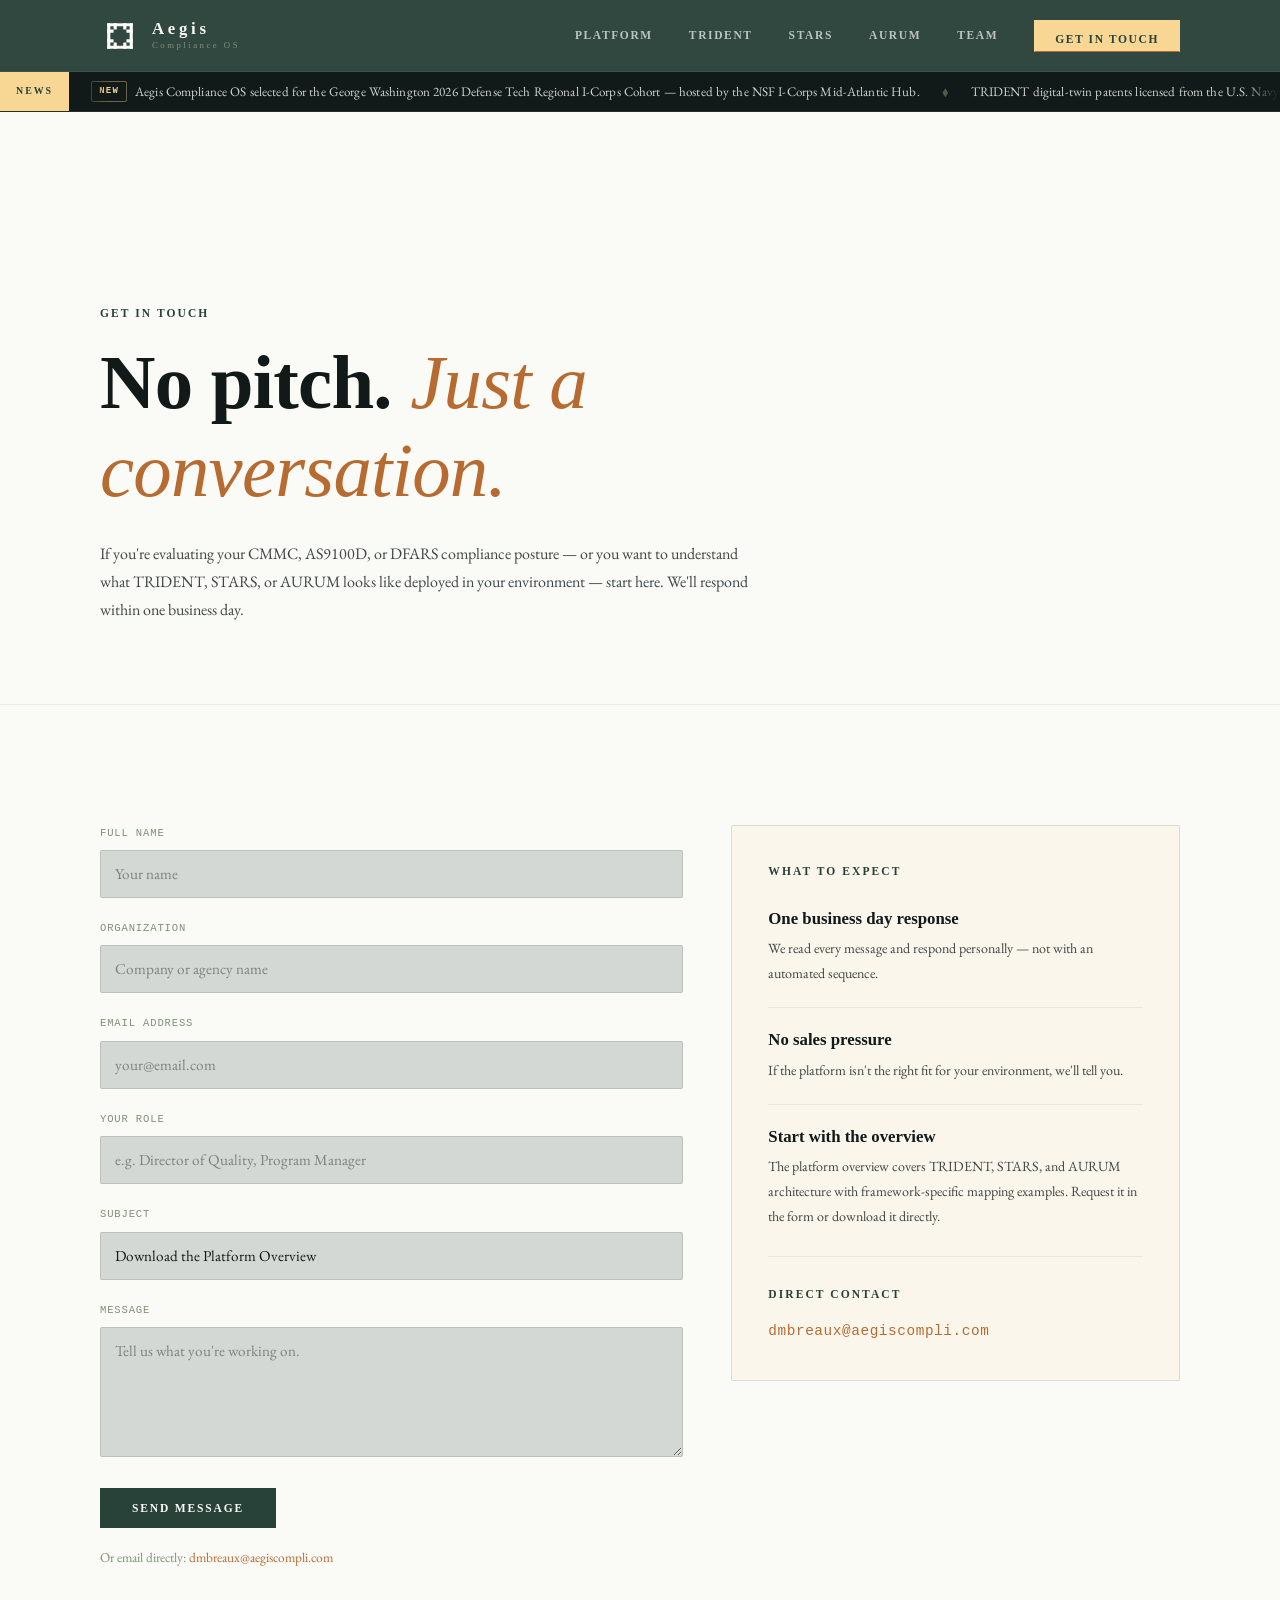
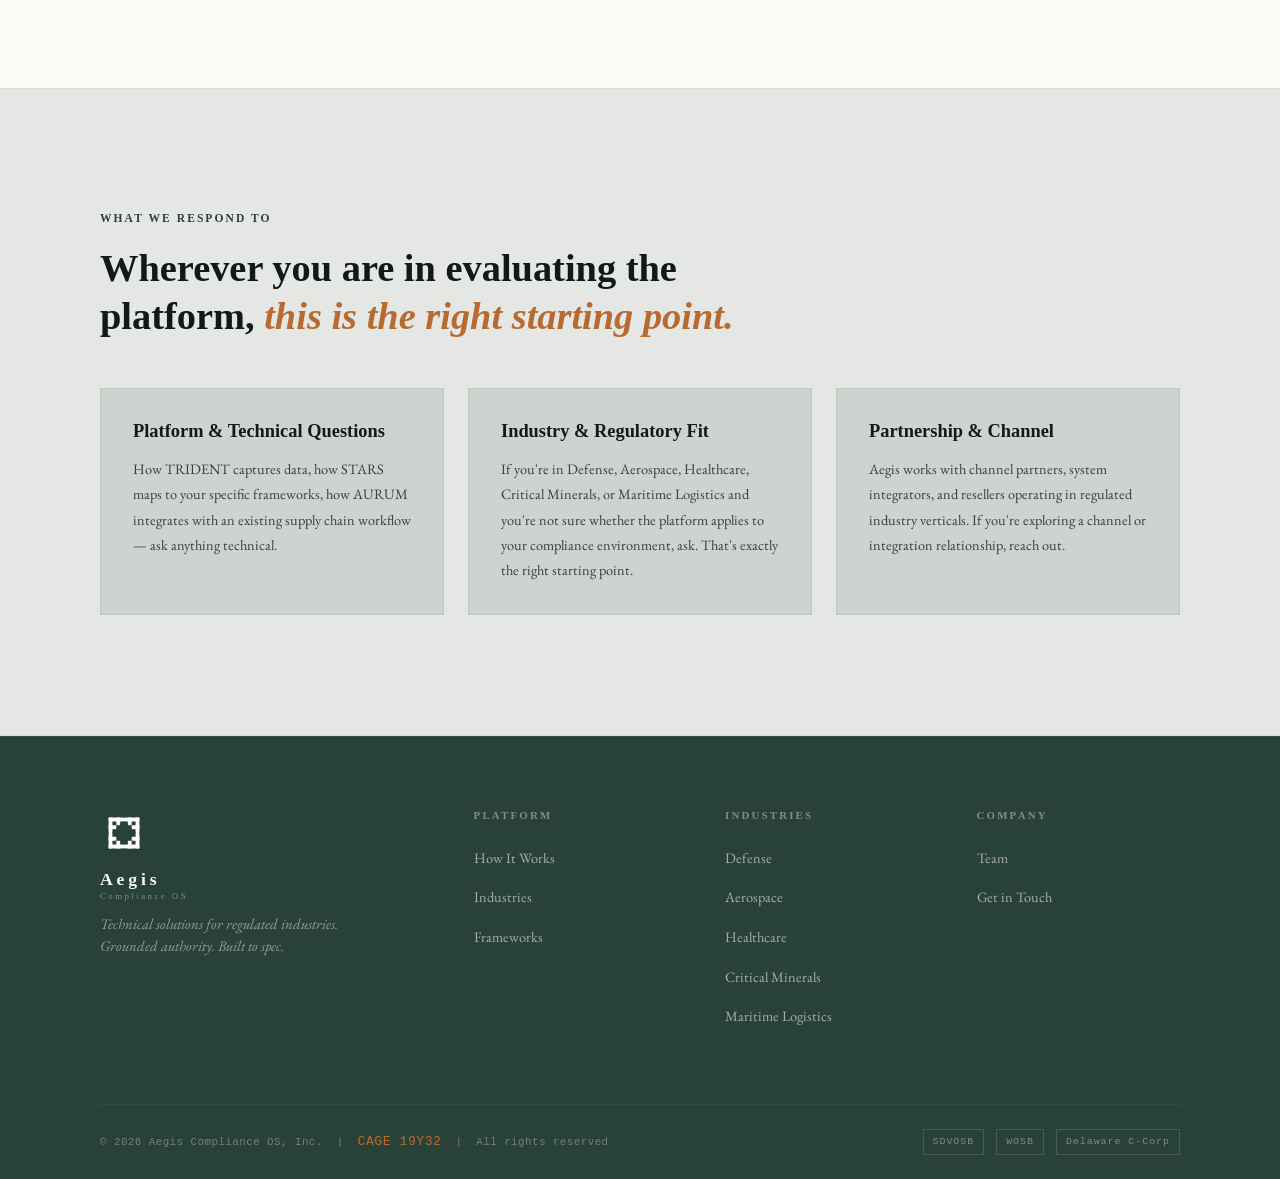
<file: pages/contact.html>
<!DOCTYPE html>
<html lang="en">
<head>
  <meta charset="UTF-8">
  <meta name="viewport" content="width=device-width, initial-scale=1.0">
  <title>Contact — Aegis Compliance OS, Inc.</title>
  <meta name="description" content="Get in touch with Aegis Compliance OS. Download the platform overview, ask a technical question, or start a conversation about what TRIDENT, STARS, or AURUM looks like in your environment.">
  <link rel="stylesheet" href="../css/kanea.css">
  <link rel="icon" type="image/svg+xml" href="../images/aegis-symbol.svg">
  <style>
    .contact-form label {
      display:block;
      font-family:var(--font-mono, monospace);
      font-size:0.66rem;
      letter-spacing:0.08em;
      text-transform:uppercase;
      color:var(--wasabi);
      margin-bottom:8px;
    }
    .contact-form .field { margin-bottom:22px; }
    .contact-form input,
    .contact-form textarea,
    .contact-form select {
      width:100%;
      background:rgba(40,65,57,0.18);
      border:1px solid rgba(128,144,120,0.3);
      border-radius:2px;
      color:var(--noir);
      font-family:var(--font-body, Georgia, serif);
      font-size:0.95rem;
      padding:13px 14px;
      transition:border-color 0.2s;
    }
    .contact-form input::placeholder,
    .contact-form textarea::placeholder { color:rgba(17,26,25,0.45); }
    .contact-form input:focus,
    .contact-form textarea:focus,
    .contact-form select:focus {
      outline:none;
      border-color:var(--khaki);
    }
    .contact-form select { appearance:none; cursor:pointer; }
    .contact-form textarea { resize:vertical; min-height:130px; }
    .form-note { font-size:0.84rem; color:var(--wasabi); margin-top:18px; }
    .form-note a { color:var(--earth); }
    @media (max-width:860px){ .contact-cols { grid-template-columns:1fr !important; } }
  </style>
</head>
<body>

  <header id="site-nav" class="site-nav"></header>

  <main class="main-content">

    <!-- ── HERO ──────────────────────────────────────────── -->
    <section class="page-header">
      <div class="container">
        <p class="eyebrow" style="margin-bottom:16px;">Get in Touch</p>
        <h1 class="display" style="margin-bottom:24px;max-width:680px;">No pitch. <em style="color:var(--khaki);font-style:italic;font-weight:400;">Just a conversation.</em></h1>
        <p class="body-text" style="max-width:660px;">
          If you're evaluating your CMMC, AS9100D, or DFARS compliance posture — or you want to understand what TRIDENT, STARS, or AURUM looks like deployed in your environment — start here. We'll respond within one business day.
        </p>
      </div>
    </section>

    <!-- ── CONTACT (form + context) ──────────────────────── -->
    <section>
      <div class="container">
        <div class="contact-cols" style="display:grid;grid-template-columns:1.3fr 1fr;gap:48px;align-items:start;">

          <!-- LEFT: form -->
          <div>
            <form class="contact-form" id="contact-form" action="https://formspree.io/f/xpqegkpj" method="POST">
              <div class="field">
                <label for="cf-name">Full Name</label>
                <input type="text" id="cf-name" name="name" placeholder="Your name" required>
              </div>
              <div class="field">
                <label for="cf-org">Organization</label>
                <input type="text" id="cf-org" name="organization" placeholder="Company or agency name">
              </div>
              <div class="field">
                <label for="cf-email">Email Address</label>
                <input type="email" id="cf-email" name="email" placeholder="your@email.com" required>
              </div>
              <div class="field">
                <label for="cf-role">Your Role</label>
                <input type="text" id="cf-role" name="role" placeholder="e.g. Director of Quality, Program Manager">
              </div>
              <div class="field">
                <label for="cf-subject">Subject</label>
                <select id="cf-subject" name="subject">
                  <option>Download the Platform Overview</option>
                  <option>TRIDENT — Technical Question</option>
                  <option>STARS — Regulatory Translation</option>
                  <option>AURUM — Critical Minerals</option>
                  <option>Partnership Inquiry</option>
                  <option>Press or Media</option>
                  <option>Other</option>
                </select>
              </div>
              <div class="field">
                <label for="cf-message">Message</label>
                <textarea id="cf-message" name="message" placeholder="Tell us what you're working on." required></textarea>
              </div>
              <input type="hidden" name="_subject" id="cf-hidden-subject" value="[Aegis] Download the Platform Overview">
              <button type="submit" class="btn-primary" id="cf-submit" style="border:none;cursor:pointer;">Send Message</button>
              <p class="form-note">Or email directly: <a href="mailto:dmbreaux@aegiscompli.com">dmbreaux@aegiscompli.com</a></p>
            </form>
            <p id="cf-status" class="form-note" role="status" aria-live="polite" style="display:none;"></p>
          </div>

          <!-- RIGHT: context panel -->
          <div style="background:var(--noir);border:1px solid rgba(128,144,120,0.25);border-radius:2px;padding:36px;">
            <p class="eyebrow" style="margin-bottom:28px;">What to Expect</p>

            <div style="padding-bottom:22px;border-bottom:1px solid rgba(128,144,120,0.15);margin-bottom:22px;">
              <h3 style="font-family:var(--font-display);font-weight:700;font-size:1.05rem;color:var(--warm-white);margin-bottom:8px;">One business day response</h3>
              <p class="body-text" style="font-size:0.88rem;margin:0;">We read every message and respond personally — not with an automated sequence.</p>
            </div>
            <div style="padding-bottom:22px;border-bottom:1px solid rgba(128,144,120,0.15);margin-bottom:22px;">
              <h3 style="font-family:var(--font-display);font-weight:700;font-size:1.05rem;color:var(--warm-white);margin-bottom:8px;">No sales pressure</h3>
              <p class="body-text" style="font-size:0.88rem;margin:0;">If the platform isn't the right fit for your environment, we'll tell you.</p>
            </div>
            <div style="padding-bottom:28px;border-bottom:1px solid rgba(128,144,120,0.15);margin-bottom:28px;">
              <h3 style="font-family:var(--font-display);font-weight:700;font-size:1.05rem;color:var(--warm-white);margin-bottom:8px;">Start with the overview</h3>
              <p class="body-text" style="font-size:0.88rem;margin:0;">The platform overview covers TRIDENT, STARS, and AURUM architecture with framework-specific mapping examples. Request it in the form or download it directly.</p>
            </div>

            <p class="eyebrow" style="margin-bottom:10px;">Direct Contact</p>
            <a href="mailto:dmbreaux@aegiscompli.com" class="mono" style="font-size:0.9rem;color:var(--khaki);text-decoration:none;word-break:break-all;">dmbreaux@aegiscompli.com</a>
          </div>

        </div>
      </div>
    </section>

    <!-- ── WHAT WE RESPOND TO ────────────────────────────── -->
    <section style="background:rgba(40,65,57,0.1);border-top:1px solid rgba(128,144,120,0.12);border-bottom:1px solid rgba(128,144,120,0.12);">
      <div class="container">
        <p class="eyebrow" style="margin-bottom:16px;">What We Respond To</p>
        <h2 style="font-family:var(--font-display);font-weight:700;font-size:clamp(1.7rem,3.2vw,2.4rem);line-height:1.25;color:var(--warm-white);max-width:640px;">
          Wherever you are in evaluating the platform, <em style="color:var(--khaki);font-style:italic;">this is the right starting point.</em>
        </h2>
        <div class="grid-3" style="gap:24px;margin-top:48px;">
          <div class="card" style="padding:32px;">
            <h3 style="font-family:var(--font-display);font-weight:700;font-size:1.15rem;color:var(--warm-white);margin-bottom:14px;">Platform &amp; Technical Questions</h3>
            <p class="body-text" style="font-size:0.9rem;margin:0;">How TRIDENT captures data, how STARS maps to your specific frameworks, how AURUM integrates with an existing supply chain workflow — ask anything technical.</p>
          </div>
          <div class="card" style="padding:32px;">
            <h3 style="font-family:var(--font-display);font-weight:700;font-size:1.15rem;color:var(--warm-white);margin-bottom:14px;">Industry &amp; Regulatory Fit</h3>
            <p class="body-text" style="font-size:0.9rem;margin:0;">If you're in Defense, Aerospace, Healthcare, Critical Minerals, or Maritime Logistics and you're not sure whether the platform applies to your compliance environment, ask. That's exactly the right starting point.</p>
          </div>
          <div class="card" style="padding:32px;">
            <h3 style="font-family:var(--font-display);font-weight:700;font-size:1.15rem;color:var(--warm-white);margin-bottom:14px;">Partnership &amp; Channel</h3>
            <p class="body-text" style="font-size:0.9rem;margin:0;">Aegis works with channel partners, system integrators, and resellers operating in regulated industry verticals. If you're exploring a channel or integration relationship, reach out.</p>
          </div>
        </div>
      </div>
    </section>

  </main>

  <div id="site-footer"></div>

  <script src="../js/components.js"></script>
  <script>
    renderNav('contact');
    renderFooter();

    // Submits to Formspree via AJAX so the visitor stays on the page and
    // sees an inline confirmation. Falls back to mailto if the request fails.
    (function () {
      var form = document.getElementById('contact-form');
      var subjectSelect = document.getElementById('cf-subject');
      var hiddenSubject = document.getElementById('cf-hidden-subject');
      var submitBtn = document.getElementById('cf-submit');
      var status = document.getElementById('cf-status');

      function showStatus(msg, ok) {
        status.textContent = msg;
        status.style.display = 'block';
        status.style.color = ok ? 'var(--khaki)' : 'var(--earth)';
      }

      // Keep the email subject line in sync with the dropdown selection.
      function syncSubject() { hiddenSubject.value = '[Aegis] ' + subjectSelect.value; }
      subjectSelect.addEventListener('change', syncSubject);
      syncSubject();

      form.addEventListener('submit', function (e) {
        e.preventDefault();
        syncSubject();
        submitBtn.disabled = true;
        submitBtn.textContent = 'Sending…';

        fetch(form.action, {
          method: 'POST',
          body: new FormData(form),
          headers: { 'Accept': 'application/json' }
        }).then(function (res) {
          if (res.ok) {
            form.style.display = 'none';
            showStatus('Thank you — your message is on its way. We’ll respond within one business day.', true);
          } else {
            return res.json().then(function (data) {
              var msg = (data && data.errors)
                ? data.errors.map(function (er) { return er.message; }).join(', ')
                : 'Something went wrong. Please email dmbreaux@aegiscompli.com directly.';
              showStatus(msg, false);
              submitBtn.disabled = false;
              submitBtn.textContent = 'Send Message';
            });
          }
        }).catch(function () {
          showStatus('Network error. Please email dmbreaux@aegiscompli.com directly.', false);
          submitBtn.disabled = false;
          submitBtn.textContent = 'Send Message';
        });
      });
    })();
  </script>
</body>
</html>
</file>
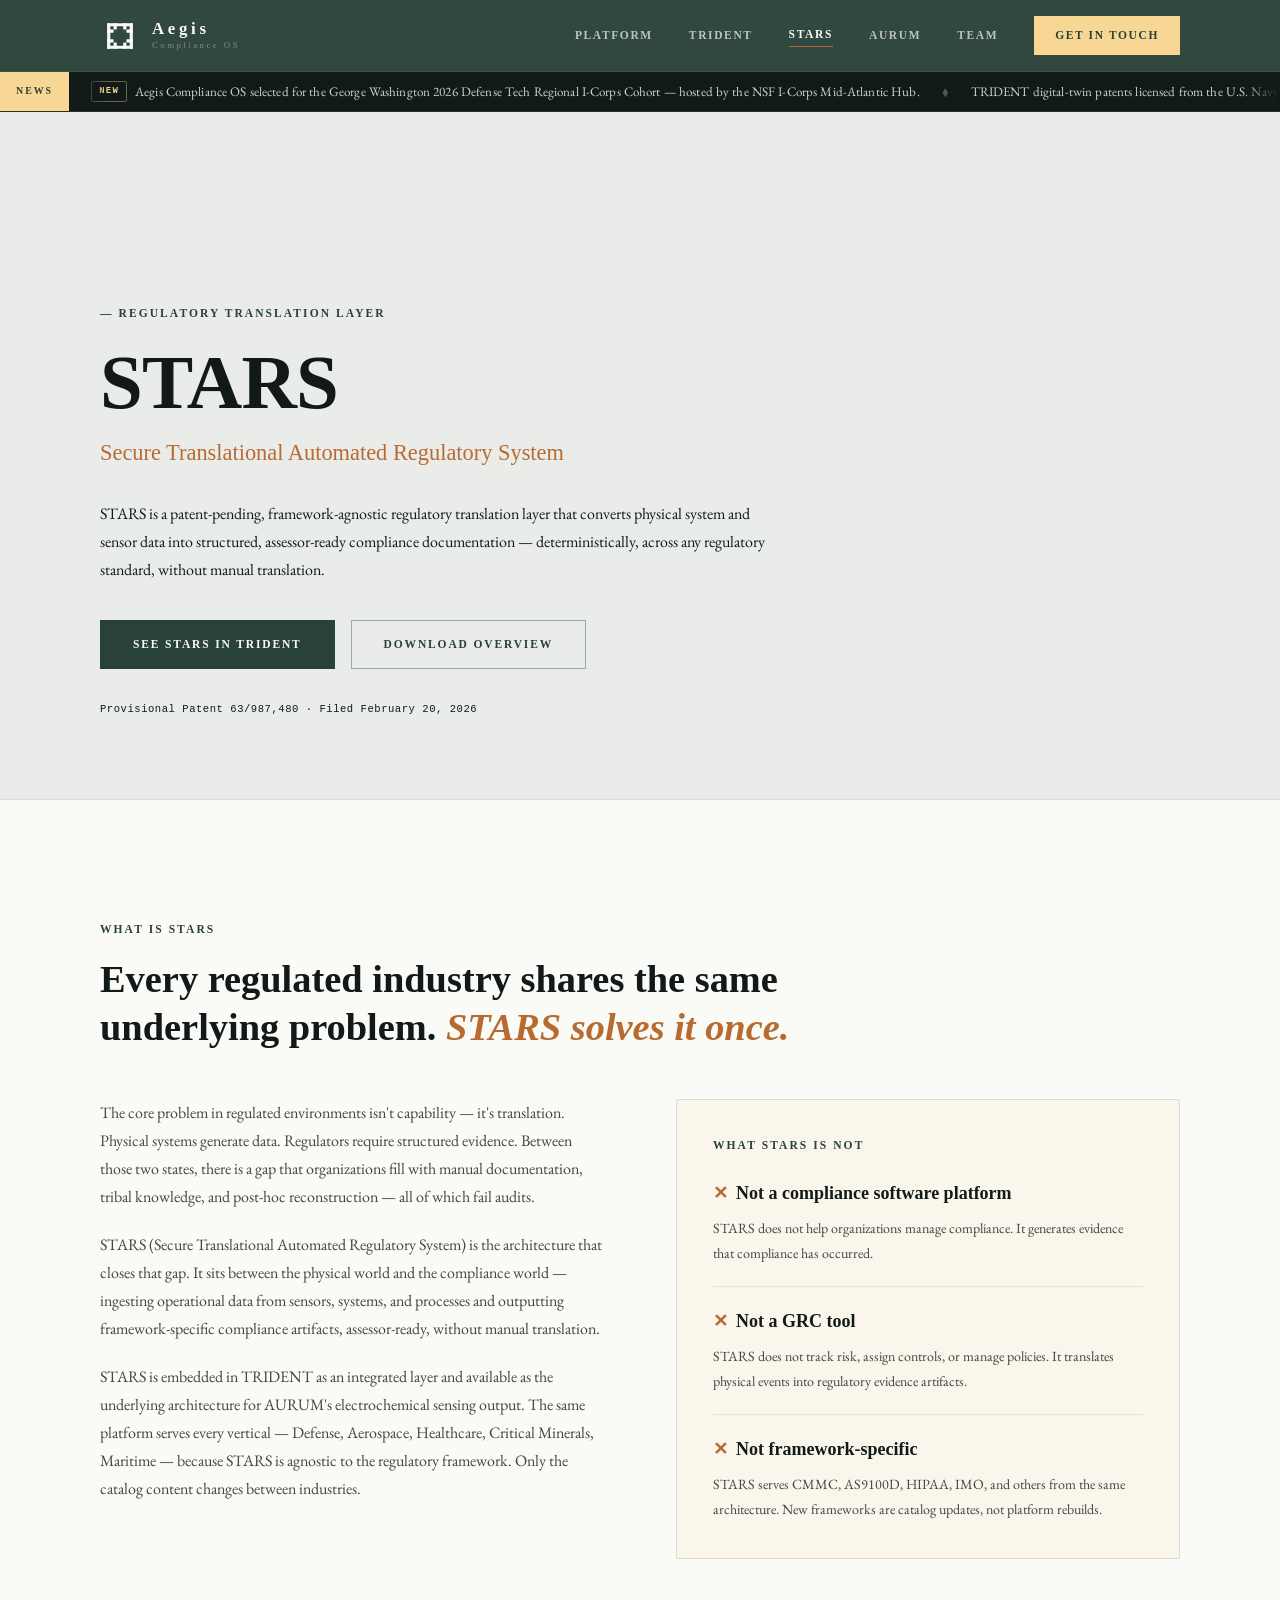
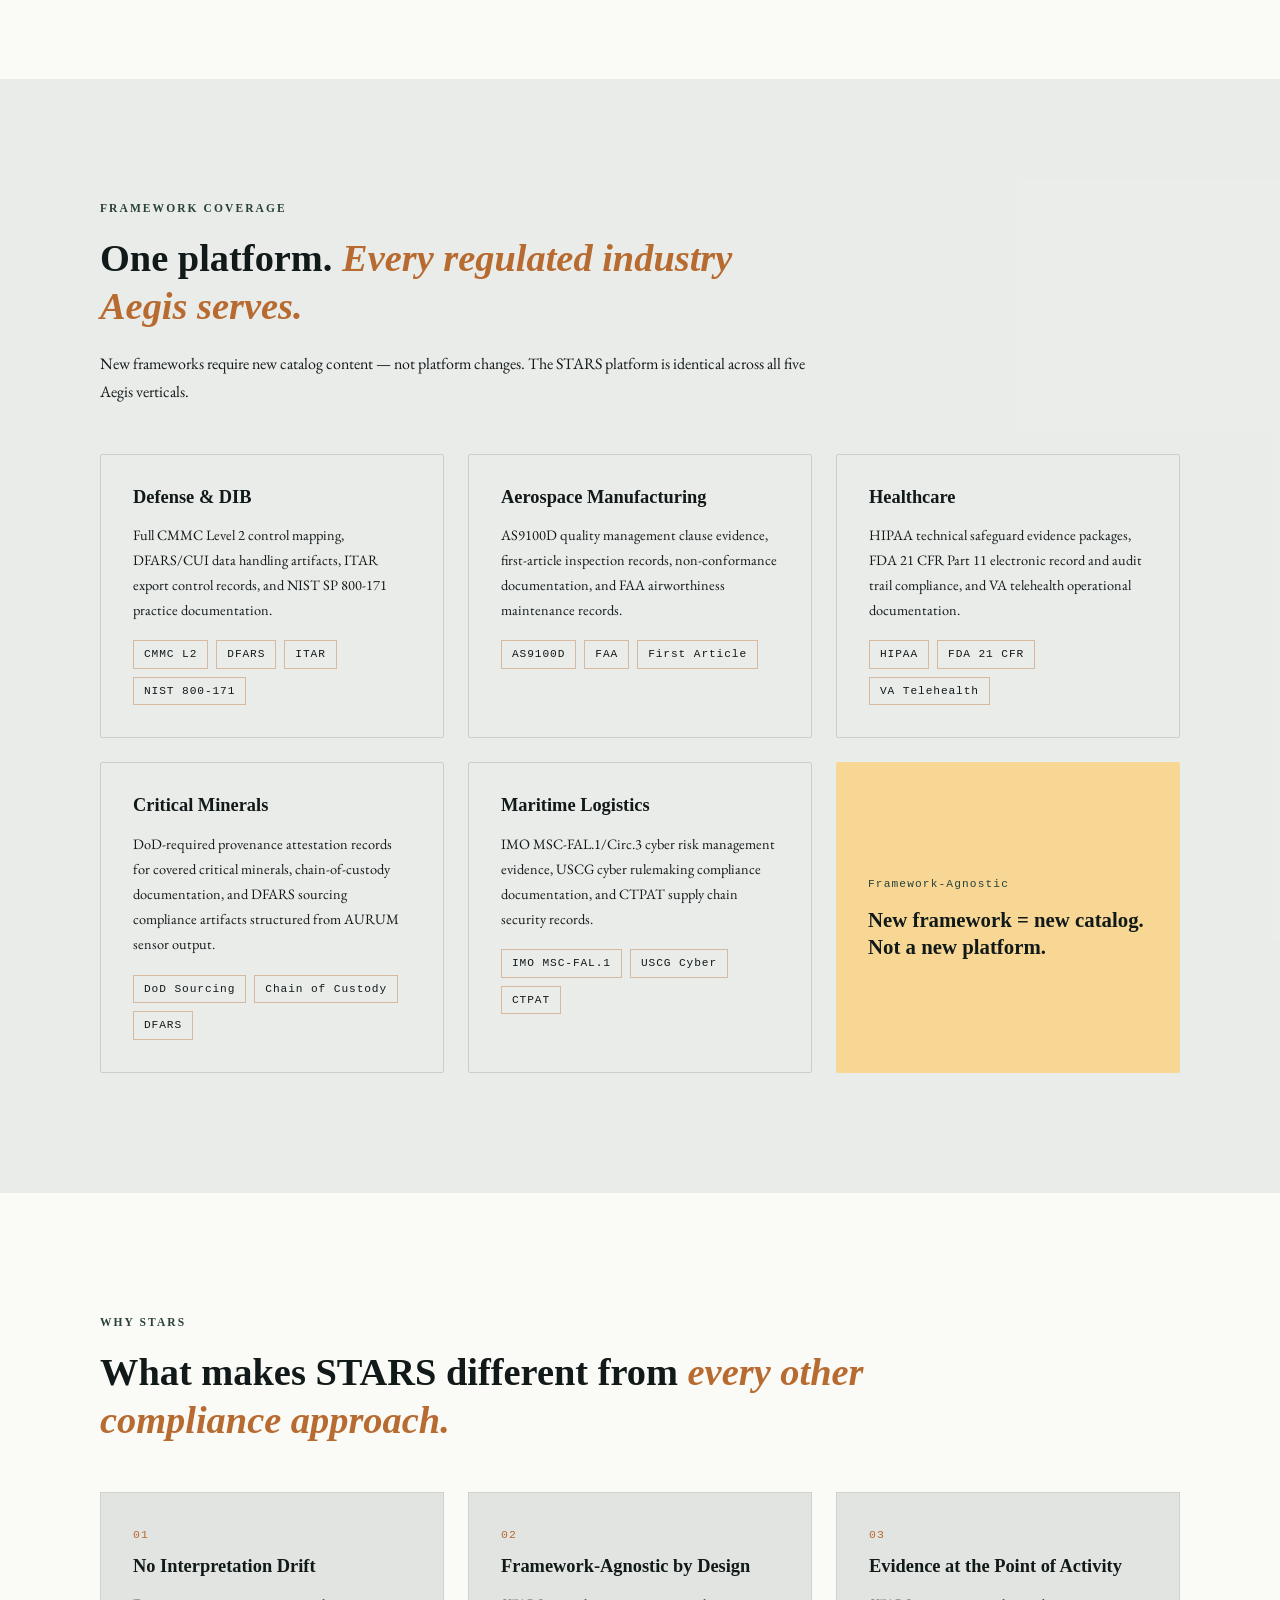
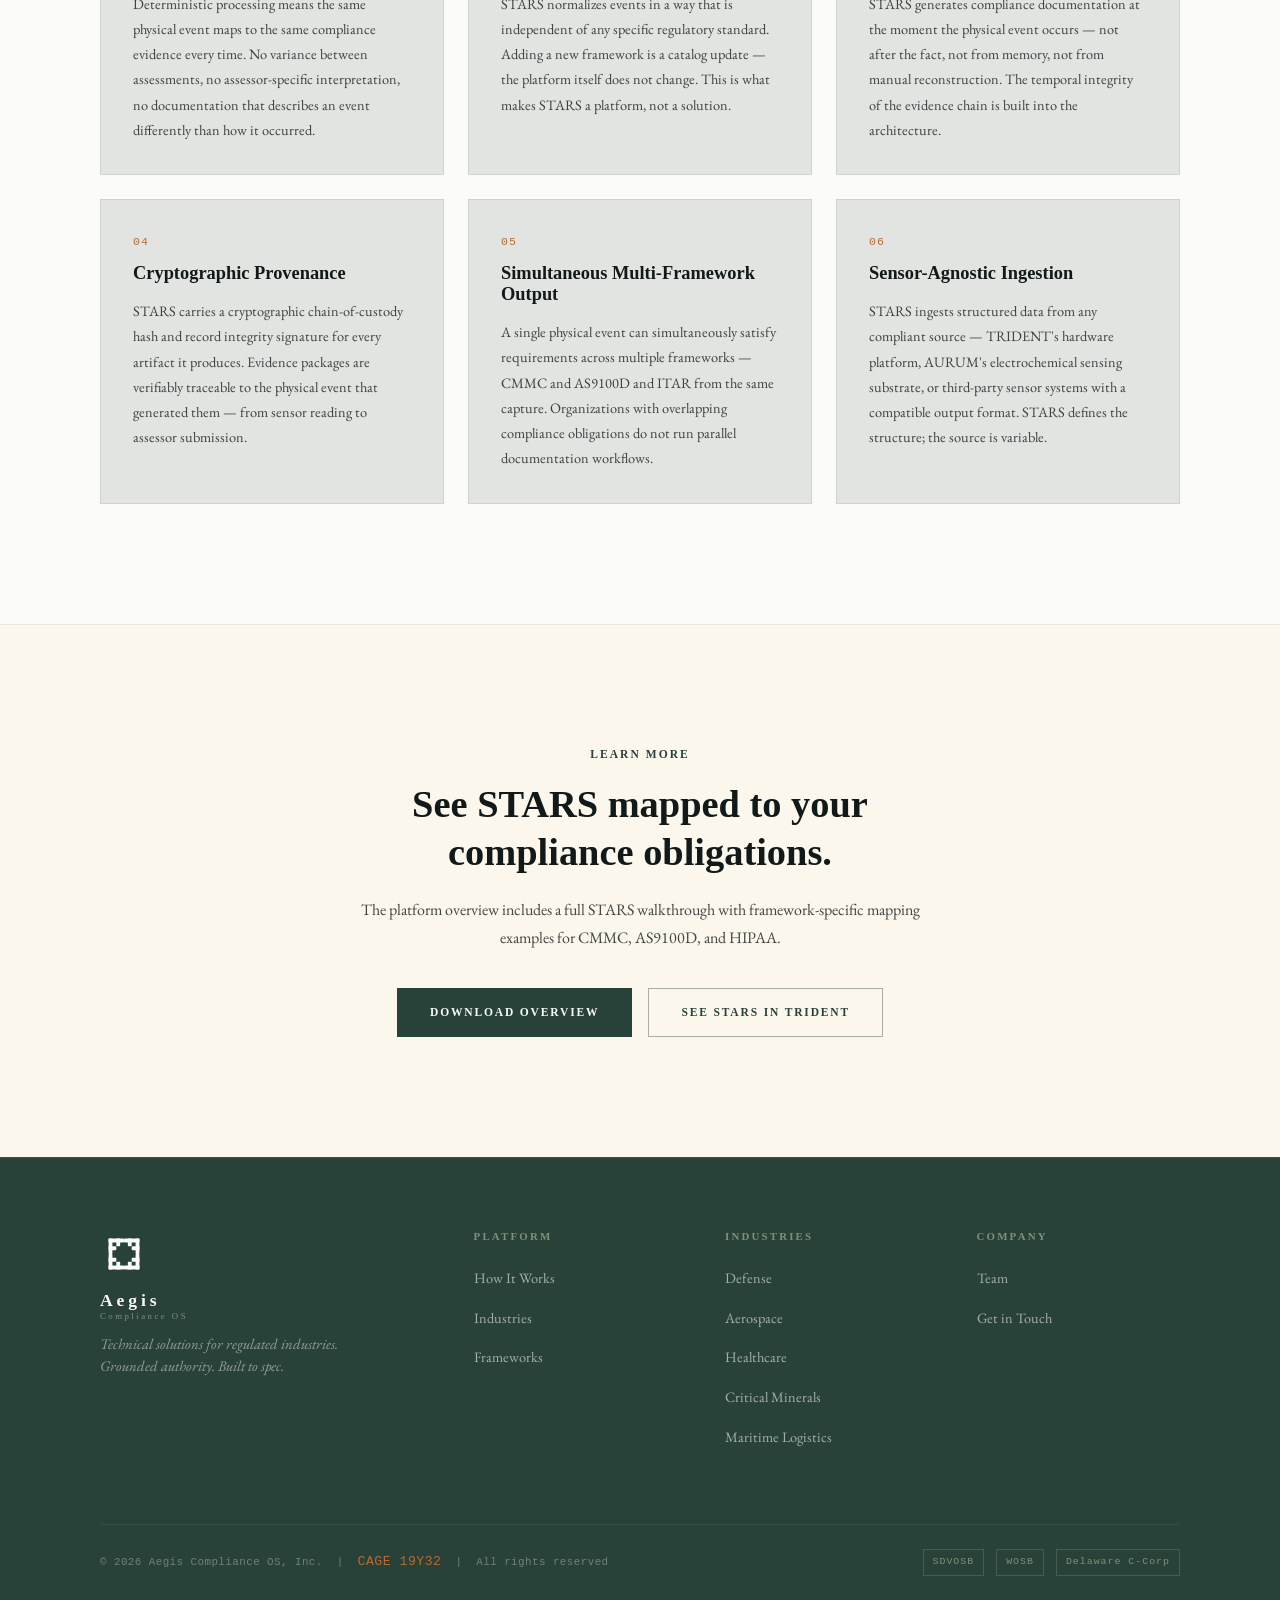
<file: pages/stars.html>
<!DOCTYPE html>
<html lang="en">
<head>
  <meta charset="UTF-8">
  <meta name="viewport" content="width=device-width, initial-scale=1.0">
  <title>STARS — Aegis Compliance OS, Inc.</title>
  <meta name="description" content="STARS is the Secure Translational Automated Regulatory System — a patent-pending, framework-agnostic regulatory translation layer that converts physical system and sensor data into structured, assessor-ready compliance documentation across CMMC, AS9100D, ITAR, HIPAA, IMO, and more.">
  <link rel="stylesheet" href="../css/kanea.css">
  <link rel="icon" type="image/svg+xml" href="../images/aegis-symbol.svg">
</head>
<body>

  <header id="site-nav" class="site-nav"></header>

  <main class="main-content">

    <!-- ── HERO ──────────────────────────────────────────── -->
    <section class="page-header" style="background:var(--emerald);">
      <div class="container">
        <p class="eyebrow" style="margin-bottom:16px;">— Regulatory Translation Layer</p>
        <h1 class="display" style="margin-bottom:8px;">STARS</h1>
        <p style="font-family:var(--font-display);font-size:clamp(1.1rem,2vw,1.4rem);color:var(--khaki);margin-bottom:28px;">Secure Translational Automated Regulatory System</p>
        <p class="body-text" style="max-width:680px;color:rgba(250,250,247,0.82);">
          STARS is a patent-pending, framework-agnostic regulatory translation layer that converts physical system and sensor data into structured, assessor-ready compliance documentation — deterministically, across any regulatory standard, without manual translation.
        </p>
        <div style="display:flex;gap:16px;flex-wrap:wrap;margin-top:36px;">
          <a href="trident.html" class="btn-primary">See STARS in TRIDENT</a>
          <a href="../Aegis_Platform_Overview.pdf" class="btn-ghost" download>Download Overview</a>
        </div>
        <p class="mono" style="font-size:0.66rem;letter-spacing:0.05em;color:rgba(250,250,247,0.7);margin-top:32px;">
          Provisional Patent 63/987,480 · Filed February 20, 2026
        </p>
      </div>
    </section>

    <!-- ── WHAT IS STARS ─────────────────────────────────── -->
    <section id="what-is-stars">
      <div class="container">
        <p class="eyebrow" style="margin-bottom:16px;">What Is STARS</p>
        <h2 style="font-family:var(--font-display);font-weight:700;font-size:clamp(1.7rem,3.2vw,2.4rem);line-height:1.25;color:var(--warm-white);max-width:820px;">
          Every regulated industry shares the same underlying problem. <em style="color:var(--khaki);font-style:italic;">STARS solves it once.</em>
        </h2>
        <div class="grid-2" style="gap:72px;align-items:start;margin-top:48px;">
          <div>
            <p class="body-text" style="margin-bottom:20px;">
              The core problem in regulated environments isn't capability — it's translation. Physical systems generate data. Regulators require structured evidence. Between those two states, there is a gap that organizations fill with manual documentation, tribal knowledge, and post-hoc reconstruction — all of which fail audits.
            </p>
            <p class="body-text" style="margin-bottom:20px;">
              STARS (Secure Translational Automated Regulatory System) is the architecture that closes that gap. It sits between the physical world and the compliance world — ingesting operational data from sensors, systems, and processes and outputting framework-specific compliance artifacts, assessor-ready, without manual translation.
            </p>
            <p class="body-text" style="margin:0;">
              STARS is embedded in TRIDENT as an integrated layer and available as the underlying architecture for AURUM's electrochemical sensing output. The same platform serves every vertical — Defense, Aerospace, Healthcare, Critical Minerals, Maritime — because STARS is agnostic to the regulatory framework. Only the catalog content changes between industries.
            </p>
          </div>
          <div style="background:var(--noir);border:1px solid rgba(128,144,120,0.25);border-radius:2px;padding:36px;">
            <p class="eyebrow" style="margin-bottom:24px;">What STARS Is Not</p>
            <div style="padding-bottom:20px;border-bottom:1px solid rgba(128,144,120,0.18);margin-bottom:20px;">
              <p style="font-family:var(--font-display);font-weight:700;color:var(--warm-white);margin-bottom:8px;"><span style="color:var(--earth);margin-right:8px;">✕</span>Not a compliance software platform</p>
              <p class="body-text" style="font-size:0.88rem;margin:0;">STARS does not help organizations manage compliance. It generates evidence that compliance has occurred.</p>
            </div>
            <div style="padding-bottom:20px;border-bottom:1px solid rgba(128,144,120,0.18);margin-bottom:20px;">
              <p style="font-family:var(--font-display);font-weight:700;color:var(--warm-white);margin-bottom:8px;"><span style="color:var(--earth);margin-right:8px;">✕</span>Not a GRC tool</p>
              <p class="body-text" style="font-size:0.88rem;margin:0;">STARS does not track risk, assign controls, or manage policies. It translates physical events into regulatory evidence artifacts.</p>
            </div>
            <div>
              <p style="font-family:var(--font-display);font-weight:700;color:var(--warm-white);margin-bottom:8px;"><span style="color:var(--earth);margin-right:8px;">✕</span>Not framework-specific</p>
              <p class="body-text" style="font-size:0.88rem;margin:0;">STARS serves CMMC, AS9100D, HIPAA, IMO, and others from the same architecture. New frameworks are catalog updates, not platform rebuilds.</p>
            </div>
          </div>
        </div>
      </div>
    </section>

    <!-- ── FRAMEWORK COVERAGE ────────────────────────────── -->
    <section style="background:var(--emerald);">
      <div class="container">
        <p class="eyebrow" style="margin-bottom:16px;">Framework Coverage</p>
        <h2 style="font-family:var(--font-display);font-weight:700;font-size:clamp(1.7rem,3.2vw,2.4rem);line-height:1.25;color:var(--warm-white);max-width:680px;">
          One platform. <em style="color:var(--khaki);font-style:italic;">Every regulated industry Aegis serves.</em>
        </h2>
        <p class="body-text" style="max-width:740px;margin-top:20px;color:rgba(250,250,247,0.78);">
          New frameworks require new catalog content — not platform changes. The STARS platform is identical across all five Aegis verticals.
        </p>

        <div class="grid-3" style="gap:24px;margin-top:48px;">

          <div style="border:1px solid rgba(128,144,120,0.3);border-radius:2px;padding:32px;">
            <h3 style="font-family:var(--font-display);font-weight:700;font-size:1.15rem;color:var(--warm-white);margin-bottom:14px;">Defense &amp; DIB</h3>
            <p class="body-text" style="font-size:0.9rem;margin-bottom:18px;color:rgba(250,250,247,0.8);">Full CMMC Level 2 control mapping, DFARS/CUI data handling artifacts, ITAR export control records, and NIST SP 800-171 practice documentation.</p>
            <div style="display:flex;flex-wrap:wrap;gap:8px;"><span class="tag">CMMC L2</span><span class="tag">DFARS</span><span class="tag">ITAR</span><span class="tag">NIST 800-171</span></div>
          </div>

          <div style="border:1px solid rgba(128,144,120,0.3);border-radius:2px;padding:32px;">
            <h3 style="font-family:var(--font-display);font-weight:700;font-size:1.15rem;color:var(--warm-white);margin-bottom:14px;">Aerospace Manufacturing</h3>
            <p class="body-text" style="font-size:0.9rem;margin-bottom:18px;color:rgba(250,250,247,0.8);">AS9100D quality management clause evidence, first-article inspection records, non-conformance documentation, and FAA airworthiness maintenance records.</p>
            <div style="display:flex;flex-wrap:wrap;gap:8px;"><span class="tag">AS9100D</span><span class="tag">FAA</span><span class="tag">First Article</span></div>
          </div>

          <div style="border:1px solid rgba(128,144,120,0.3);border-radius:2px;padding:32px;">
            <h3 style="font-family:var(--font-display);font-weight:700;font-size:1.15rem;color:var(--warm-white);margin-bottom:14px;">Healthcare</h3>
            <p class="body-text" style="font-size:0.9rem;margin-bottom:18px;color:rgba(250,250,247,0.8);">HIPAA technical safeguard evidence packages, FDA 21 CFR Part 11 electronic record and audit trail compliance, and VA telehealth operational documentation.</p>
            <div style="display:flex;flex-wrap:wrap;gap:8px;"><span class="tag">HIPAA</span><span class="tag">FDA 21 CFR</span><span class="tag">VA Telehealth</span></div>
          </div>

          <div style="border:1px solid rgba(128,144,120,0.3);border-radius:2px;padding:32px;">
            <h3 style="font-family:var(--font-display);font-weight:700;font-size:1.15rem;color:var(--warm-white);margin-bottom:14px;">Critical Minerals</h3>
            <p class="body-text" style="font-size:0.9rem;margin-bottom:18px;color:rgba(250,250,247,0.8);">DoD-required provenance attestation records for covered critical minerals, chain-of-custody documentation, and DFARS sourcing compliance artifacts structured from AURUM sensor output.</p>
            <div style="display:flex;flex-wrap:wrap;gap:8px;"><span class="tag">DoD Sourcing</span><span class="tag">Chain of Custody</span><span class="tag">DFARS</span></div>
          </div>

          <div style="border:1px solid rgba(128,144,120,0.3);border-radius:2px;padding:32px;">
            <h3 style="font-family:var(--font-display);font-weight:700;font-size:1.15rem;color:var(--warm-white);margin-bottom:14px;">Maritime Logistics</h3>
            <p class="body-text" style="font-size:0.9rem;margin-bottom:18px;color:rgba(250,250,247,0.8);">IMO MSC-FAL.1/Circ.3 cyber risk management evidence, USCG cyber rulemaking compliance documentation, and CTPAT supply chain security records.</p>
            <div style="display:flex;flex-wrap:wrap;gap:8px;"><span class="tag">IMO MSC-FAL.1</span><span class="tag">USCG Cyber</span><span class="tag">CTPAT</span></div>
          </div>

          <div style="background:var(--khaki);border-radius:2px;padding:32px;display:flex;flex-direction:column;justify-content:center;">
            <p class="mono" style="font-size:0.7rem;letter-spacing:0.1em;color:var(--emerald);margin-bottom:12px;">Framework-Agnostic</p>
            <p style="font-family:var(--font-display);font-weight:700;font-size:1.3rem;line-height:1.3;color:var(--noir);margin:0;">New framework = new catalog.<br>Not a new platform.</p>
          </div>

        </div>
      </div>
    </section>

    <!-- ── WHY STARS ─────────────────────────────────────── -->
    <section>
      <div class="container">
        <p class="eyebrow" style="margin-bottom:16px;">Why STARS</p>
        <h2 style="font-family:var(--font-display);font-weight:700;font-size:clamp(1.7rem,3.2vw,2.4rem);line-height:1.25;color:var(--warm-white);max-width:780px;">
          What makes STARS different from <em style="color:var(--khaki);font-style:italic;">every other compliance approach.</em>
        </h2>
        <div class="grid-3" style="gap:24px;margin-top:48px;">

          <div class="card" style="padding:32px;">
            <p class="mono" style="color:var(--khaki);font-size:0.72rem;letter-spacing:0.1em;margin-bottom:12px;">01</p>
            <h3 style="font-family:var(--font-display);font-weight:700;font-size:1.15rem;color:var(--warm-white);margin-bottom:14px;">No Interpretation Drift</h3>
            <p class="body-text" style="font-size:0.9rem;margin:0;">Deterministic processing means the same physical event maps to the same compliance evidence every time. No variance between assessments, no assessor-specific interpretation, no documentation that describes an event differently than how it occurred.</p>
          </div>

          <div class="card" style="padding:32px;">
            <p class="mono" style="color:var(--khaki);font-size:0.72rem;letter-spacing:0.1em;margin-bottom:12px;">02</p>
            <h3 style="font-family:var(--font-display);font-weight:700;font-size:1.15rem;color:var(--warm-white);margin-bottom:14px;">Framework-Agnostic by Design</h3>
            <p class="body-text" style="font-size:0.9rem;margin:0;">STARS normalizes events in a way that is independent of any specific regulatory standard. Adding a new framework is a catalog update — the platform itself does not change. This is what makes STARS a platform, not a solution.</p>
          </div>

          <div class="card" style="padding:32px;">
            <p class="mono" style="color:var(--khaki);font-size:0.72rem;letter-spacing:0.1em;margin-bottom:12px;">03</p>
            <h3 style="font-family:var(--font-display);font-weight:700;font-size:1.15rem;color:var(--warm-white);margin-bottom:14px;">Evidence at the Point of Activity</h3>
            <p class="body-text" style="font-size:0.9rem;margin:0;">STARS generates compliance documentation at the moment the physical event occurs — not after the fact, not from memory, not from manual reconstruction. The temporal integrity of the evidence chain is built into the architecture.</p>
          </div>

          <div class="card" style="padding:32px;">
            <p class="mono" style="color:var(--khaki);font-size:0.72rem;letter-spacing:0.1em;margin-bottom:12px;">04</p>
            <h3 style="font-family:var(--font-display);font-weight:700;font-size:1.15rem;color:var(--warm-white);margin-bottom:14px;">Cryptographic Provenance</h3>
            <p class="body-text" style="font-size:0.9rem;margin:0;">STARS carries a cryptographic chain-of-custody hash and record integrity signature for every artifact it produces. Evidence packages are verifiably traceable to the physical event that generated them — from sensor reading to assessor submission.</p>
          </div>

          <div class="card" style="padding:32px;">
            <p class="mono" style="color:var(--khaki);font-size:0.72rem;letter-spacing:0.1em;margin-bottom:12px;">05</p>
            <h3 style="font-family:var(--font-display);font-weight:700;font-size:1.15rem;color:var(--warm-white);margin-bottom:14px;">Simultaneous Multi-Framework Output</h3>
            <p class="body-text" style="font-size:0.9rem;margin:0;">A single physical event can simultaneously satisfy requirements across multiple frameworks — CMMC and AS9100D and ITAR from the same capture. Organizations with overlapping compliance obligations do not run parallel documentation workflows.</p>
          </div>

          <div class="card" style="padding:32px;">
            <p class="mono" style="color:var(--khaki);font-size:0.72rem;letter-spacing:0.1em;margin-bottom:12px;">06</p>
            <h3 style="font-family:var(--font-display);font-weight:700;font-size:1.15rem;color:var(--warm-white);margin-bottom:14px;">Sensor-Agnostic Ingestion</h3>
            <p class="body-text" style="font-size:0.9rem;margin:0;">STARS ingests structured data from any compliant source — TRIDENT's hardware platform, AURUM's electrochemical sensing substrate, or third-party sensor systems with a compatible output format. STARS defines the structure; the source is variable.</p>
          </div>

        </div>
      </div>
    </section>

    <!-- ── CTA ───────────────────────────────────────────── -->
    <section style="background:var(--noir);border-top:1px solid rgba(128,144,120,0.15);">
      <div class="container" style="text-align:center;max-width:680px;">
        <p class="eyebrow" style="margin-bottom:16px;">Learn More</p>
        <h2 style="font-family:var(--font-display);font-weight:700;font-size:clamp(1.6rem,3.2vw,2.4rem);line-height:1.25;color:var(--warm-white);">
          See STARS mapped to your compliance obligations.
        </h2>
        <p class="body-text" style="margin:20px auto 36px;">
          The platform overview includes a full STARS walkthrough with framework-specific mapping examples for CMMC, AS9100D, and HIPAA.
        </p>
        <div style="display:flex;gap:16px;flex-wrap:wrap;justify-content:center;">
          <a href="../Aegis_Platform_Overview.pdf" class="btn-primary" download>Download Overview</a>
          <a href="trident.html" class="btn-ghost">See STARS in TRIDENT</a>
        </div>
      </div>
    </section>

  </main>

  <div id="site-footer"></div>

  <script src="../js/components.js"></script>
  <script>
    renderNav('stars');
    renderFooter();
  </script>
</body>
</html>
</file>
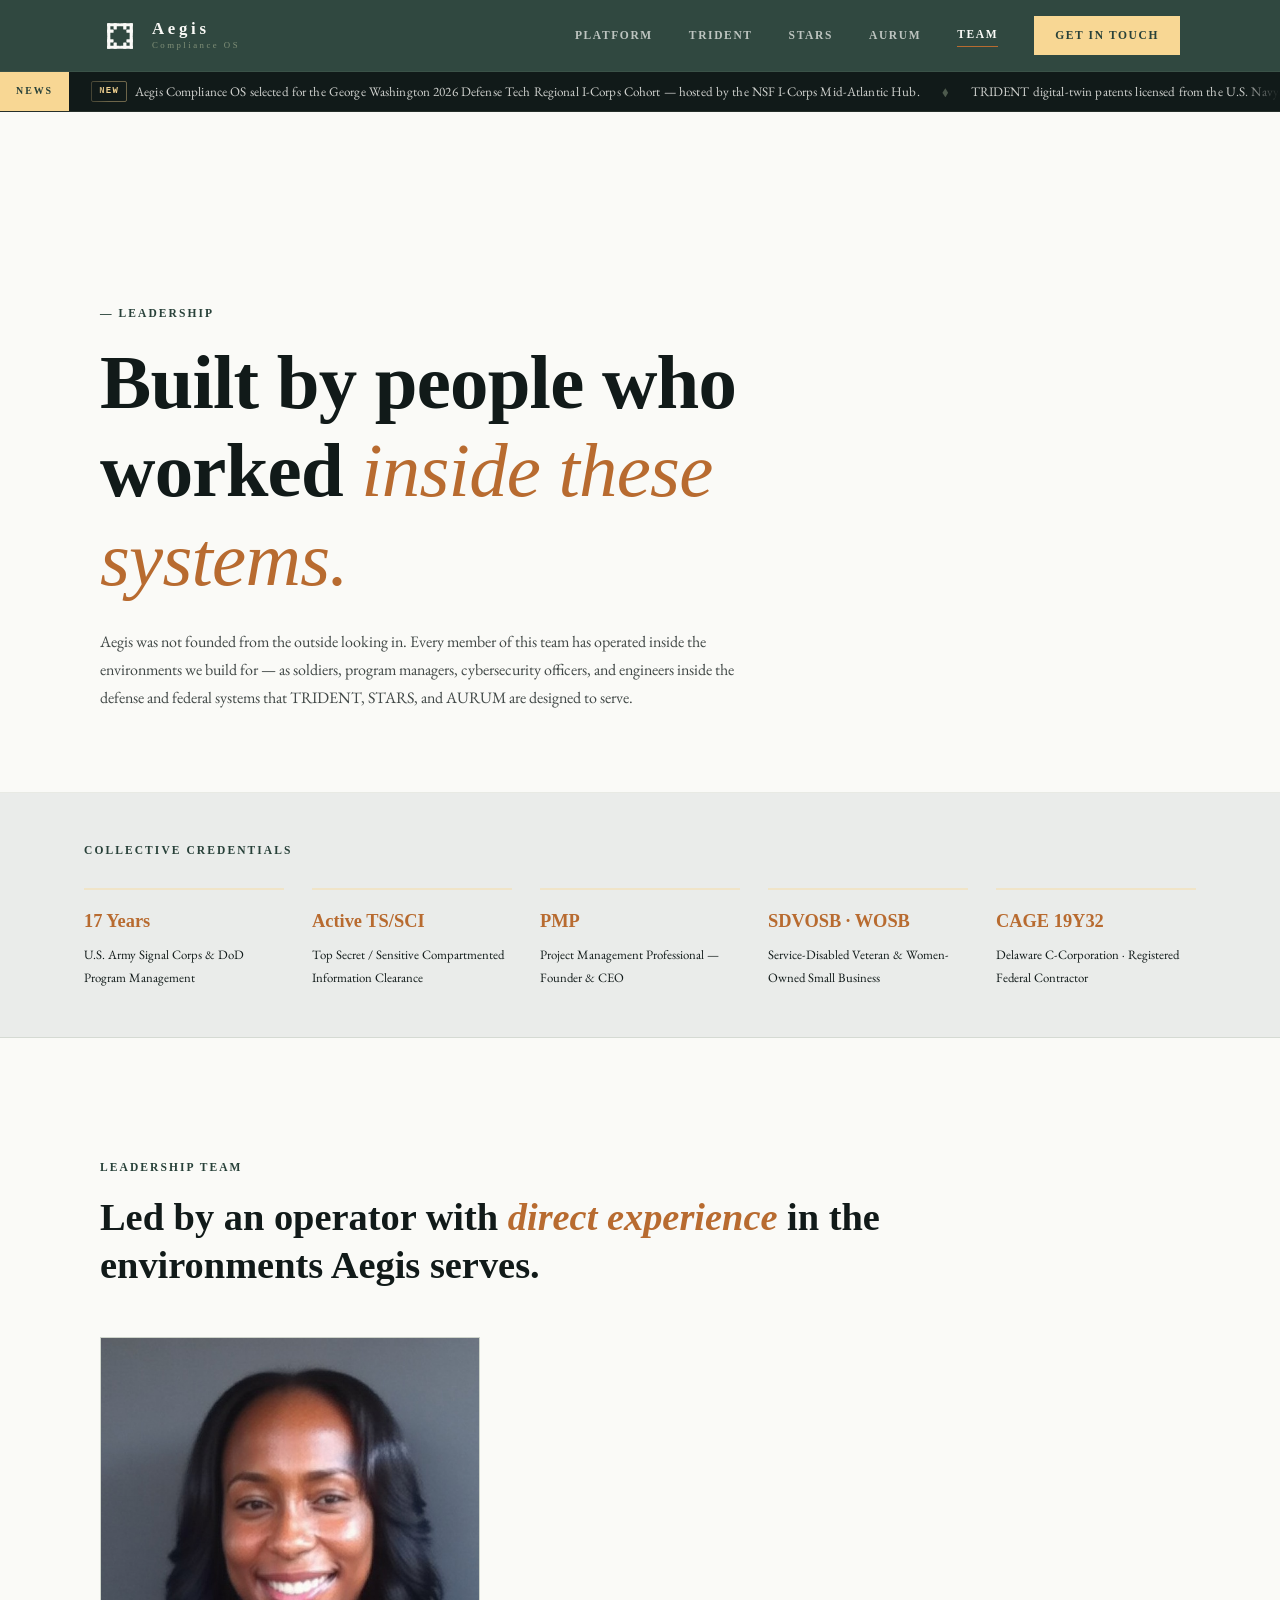
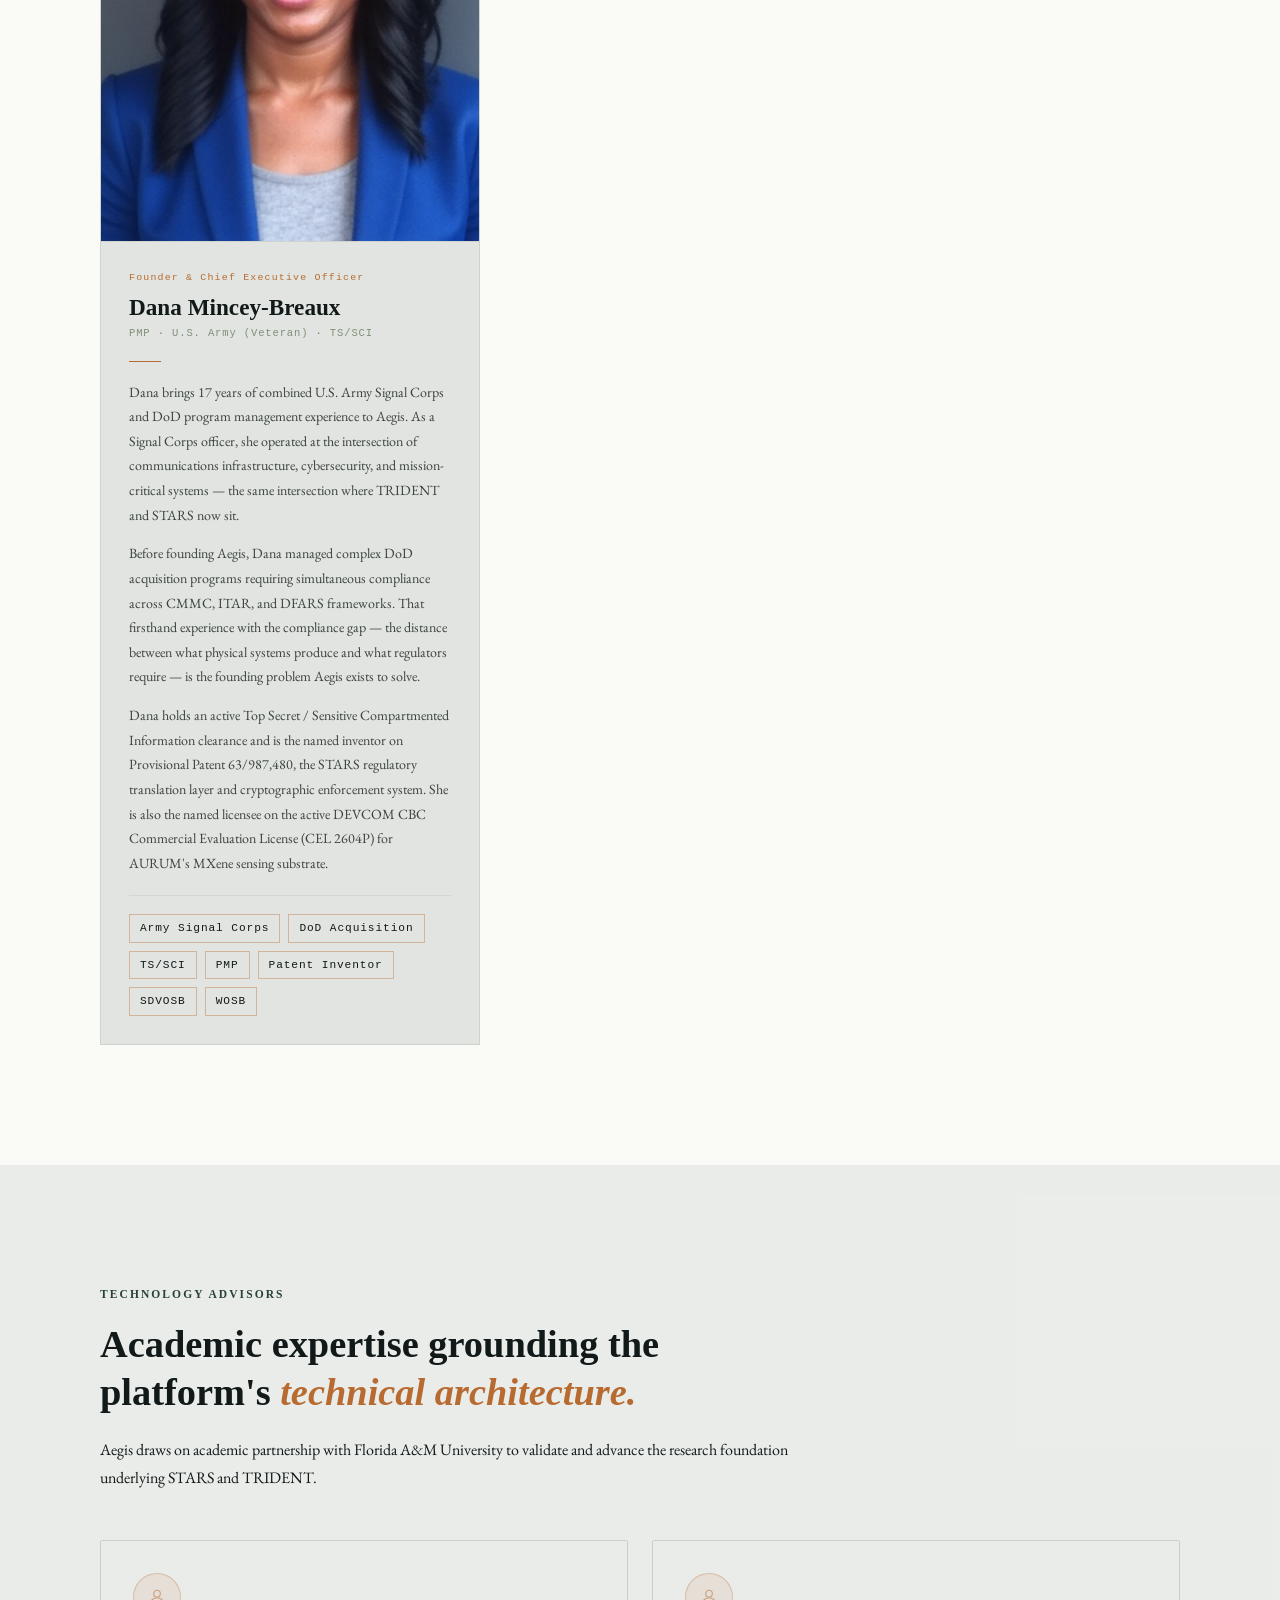
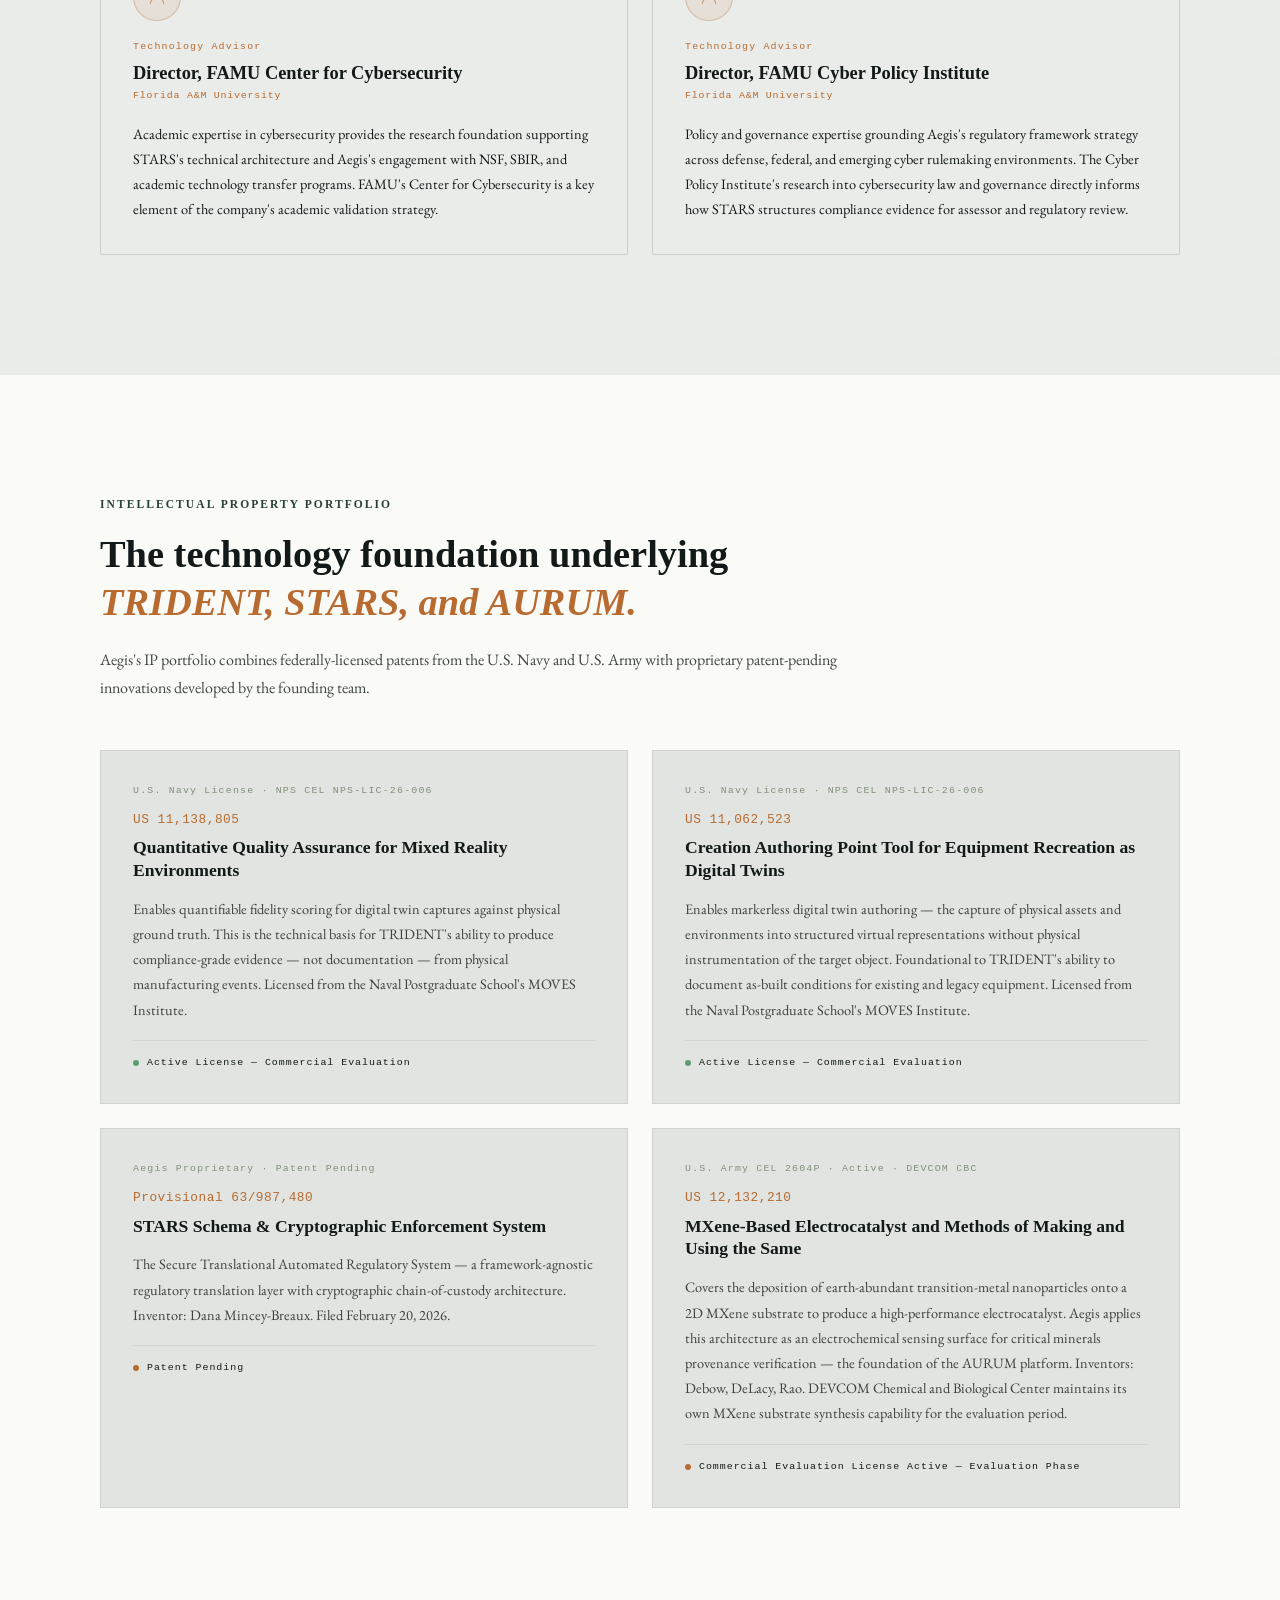
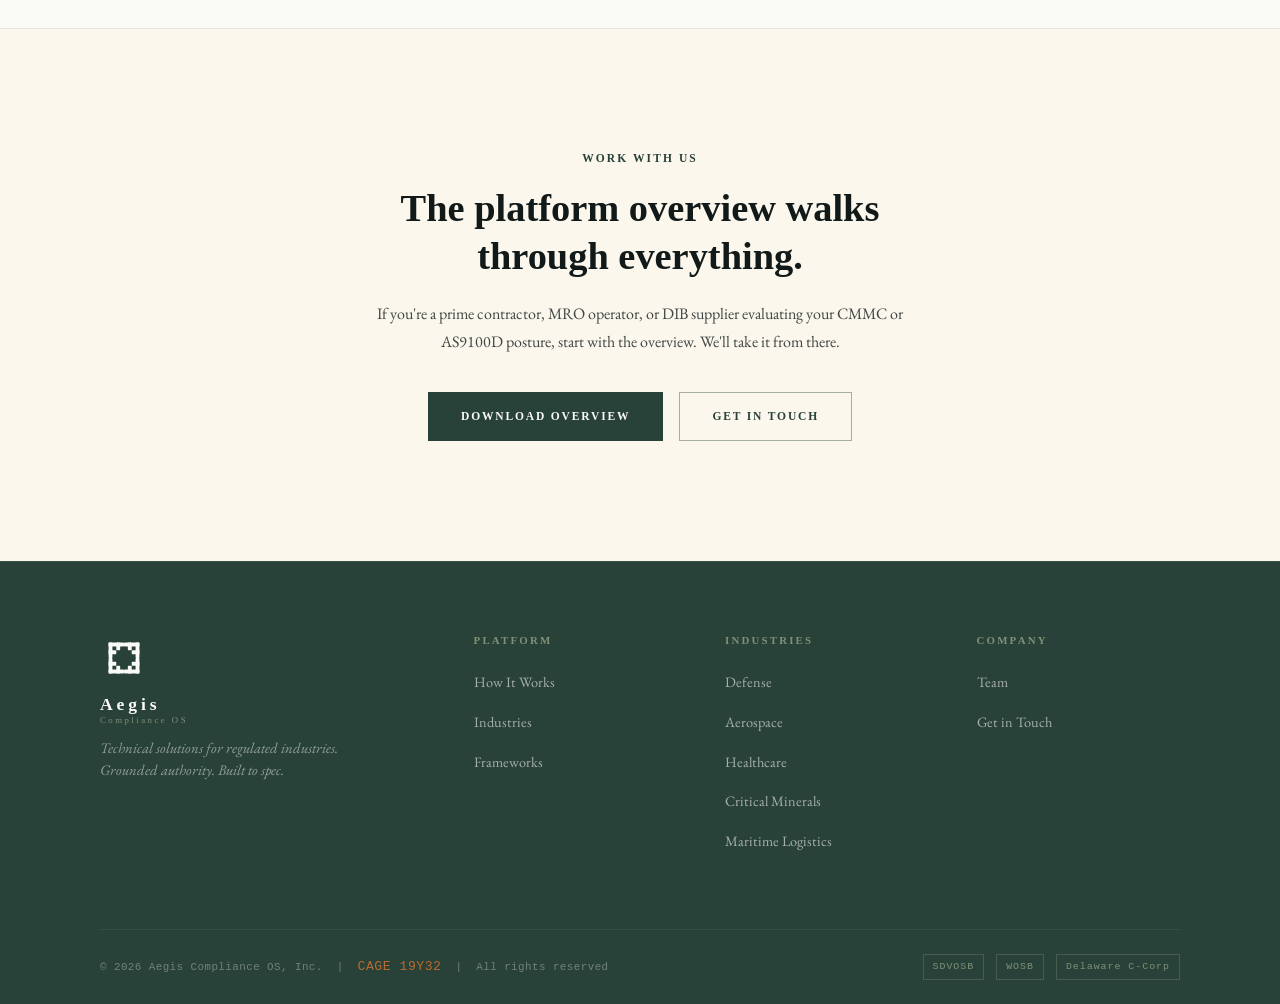
<file: pages/team.html>
<!DOCTYPE html>
<html lang="en">
<head>
  <meta charset="UTF-8">
  <meta name="viewport" content="width=device-width, initial-scale=1.0">
  <title>Team — Aegis Compliance OS, Inc.</title>
  <meta name="description" content="Aegis is led by operators who have worked inside the systems they're building for — U.S. Army Signal Corps, DoD acquisition, cybersecurity, and defense program management.">
  <link rel="stylesheet" href="../css/kanea.css">
  <link rel="icon" type="image/svg+xml" href="../images/aegis-symbol.svg">
</head>
<body>

  <header id="site-nav" class="site-nav"></header>

  <main class="main-content">

    <!-- ── HERO ──────────────────────────────────────────── -->
    <section class="page-header">
      <div class="container">
        <p class="eyebrow" style="margin-bottom:16px;">— Leadership</p>
        <h1 class="display" style="margin-bottom:24px;max-width:760px;">Built by people who worked <em style="color:var(--khaki);font-style:italic;font-weight:400;">inside these systems.</em></h1>
        <p class="body-text" style="max-width:680px;">
          Aegis was not founded from the outside looking in. Every member of this team has operated inside the environments we build for — as soldiers, program managers, cybersecurity officers, and engineers inside the defense and federal systems that TRIDENT, STARS, and AURUM are designed to serve.
        </p>
      </div>
    </section>

    <!-- ── COLLECTIVE CREDENTIALS ────────────────────────── -->
    <div style="background:var(--emerald);border-bottom:1px solid rgba(128,144,120,0.2);">
      <div class="container" style="padding:48px 24px;">
        <p class="eyebrow" style="margin-bottom:28px;">Collective Credentials</p>
        <div class="grid-3" style="grid-template-columns:repeat(5,1fr);gap:28px;">
          <div style="border-top:2px solid rgba(248,215,148,0.4);padding-top:16px;">
            <p style="font-family:var(--font-display);font-weight:700;font-size:1.15rem;color:var(--khaki);margin-bottom:8px;">17 Years</p>
            <p class="body-text" style="font-size:0.8rem;margin:0;color:rgba(250,250,247,0.7);">U.S. Army Signal Corps &amp; DoD Program Management</p>
          </div>
          <div style="border-top:2px solid rgba(248,215,148,0.4);padding-top:16px;">
            <p style="font-family:var(--font-display);font-weight:700;font-size:1.15rem;color:var(--khaki);margin-bottom:8px;">Active TS/SCI</p>
            <p class="body-text" style="font-size:0.8rem;margin:0;color:rgba(250,250,247,0.7);">Top Secret / Sensitive Compartmented Information Clearance</p>
          </div>
          <div style="border-top:2px solid rgba(248,215,148,0.4);padding-top:16px;">
            <p style="font-family:var(--font-display);font-weight:700;font-size:1.15rem;color:var(--khaki);margin-bottom:8px;">PMP</p>
            <p class="body-text" style="font-size:0.8rem;margin:0;color:rgba(250,250,247,0.7);">Project Management Professional — Founder &amp; CEO</p>
          </div>
          <div style="border-top:2px solid rgba(248,215,148,0.4);padding-top:16px;">
            <p style="font-family:var(--font-display);font-weight:700;font-size:1.15rem;color:var(--khaki);margin-bottom:8px;">SDVOSB · WOSB</p>
            <p class="body-text" style="font-size:0.8rem;margin:0;color:rgba(250,250,247,0.7);">Service-Disabled Veteran &amp; Women-Owned Small Business</p>
          </div>
          <div style="border-top:2px solid rgba(248,215,148,0.4);padding-top:16px;">
            <p style="font-family:var(--font-display);font-weight:700;font-size:1.15rem;color:var(--khaki);margin-bottom:8px;">CAGE 19Y32</p>
            <p class="body-text" style="font-size:0.8rem;margin:0;color:rgba(250,250,247,0.7);">Delaware C-Corporation · Registered Federal Contractor</p>
          </div>
        </div>
      </div>
    </div>

    <!-- ── LEADERSHIP ────────────────────────────────────── -->
    <section id="leadership">
      <div class="container">
        <p class="eyebrow" style="margin-bottom:16px;">Leadership Team</p>
        <h2 style="font-family:var(--font-display);font-weight:700;font-size:clamp(1.7rem,3.2vw,2.4rem);line-height:1.25;color:var(--warm-white);max-width:780px;">
          Led by an operator with <em style="color:var(--khaki);font-style:italic;">direct experience</em> in the environments Aegis serves.
        </h2>

        <div style="display:grid;grid-template-columns:minmax(0,380px);gap:24px;margin-top:48px;align-items:start;">

          <!-- DANA -->
          <div class="card" style="padding:0;overflow:hidden;display:flex;flex-direction:column;">
            <div style="aspect-ratio:3/4;overflow:hidden;border-bottom:1px solid rgba(128,144,120,0.2);">
              <img src="../images/dana-mincey-breaux.jpg" alt="Dana Mincey-Breaux" style="width:100%;height:100%;object-fit:cover;object-position:top center;">
            </div>
            <div style="padding:28px;">
              <p class="mono" style="font-size:0.62rem;letter-spacing:0.12em;color:var(--earth);margin-bottom:8px;">Founder &amp; Chief Executive Officer</p>
              <h3 style="font-family:var(--font-display);font-weight:700;font-size:1.45rem;color:var(--warm-white);margin-bottom:4px;">Dana Mincey-Breaux</h3>
              <p class="mono" style="font-size:0.66rem;letter-spacing:0.08em;color:var(--wasabi);margin-bottom:18px;">PMP · U.S. Army (Veteran) · TS/SCI</p>
              <div style="width:32px;height:1px;background:var(--earth);margin-bottom:18px;"></div>
              <p class="body-text" style="font-size:0.88rem;margin-bottom:14px;">Dana brings 17 years of combined U.S. Army Signal Corps and DoD program management experience to Aegis. As a Signal Corps officer, she operated at the intersection of communications infrastructure, cybersecurity, and mission-critical systems — the same intersection where TRIDENT and STARS now sit.</p>
              <p class="body-text" style="font-size:0.88rem;margin-bottom:14px;">Before founding Aegis, Dana managed complex DoD acquisition programs requiring simultaneous compliance across CMMC, ITAR, and DFARS frameworks. That firsthand experience with the compliance gap — the distance between what physical systems produce and what regulators require — is the founding problem Aegis exists to solve.</p>
              <p class="body-text" style="font-size:0.88rem;margin:0;">Dana holds an active Top Secret / Sensitive Compartmented Information clearance and is the named inventor on Provisional Patent 63/987,480, the STARS regulatory translation layer and cryptographic enforcement system. She is also the named licensee on the active DEVCOM CBC Commercial Evaluation License (CEL 2604P) for AURUM's MXene sensing substrate.</p>
              <div style="display:flex;flex-wrap:wrap;gap:8px;margin-top:20px;padding-top:18px;border-top:1px solid rgba(128,144,120,0.15);">
                <span class="tag">Army Signal Corps</span><span class="tag">DoD Acquisition</span><span class="tag">TS/SCI</span><span class="tag">PMP</span><span class="tag">Patent Inventor</span><span class="tag">SDVOSB</span><span class="tag">WOSB</span>
              </div>
            </div>
          </div>

        </div>
      </div>
    </section>

    <!-- ── TECHNOLOGY ADVISORS ───────────────────────────── -->
    <section style="background:var(--emerald);">
      <div class="container">
        <p class="eyebrow" style="margin-bottom:16px;">Technology Advisors</p>
        <h2 style="font-family:var(--font-display);font-weight:700;font-size:clamp(1.7rem,3.2vw,2.4rem);line-height:1.25;color:var(--warm-white);max-width:720px;">
          Academic expertise grounding the platform's <em style="color:var(--khaki);font-style:italic;">technical architecture.</em>
        </h2>
        <p class="body-text" style="max-width:740px;margin-top:20px;color:rgba(250,250,247,0.78);">
          Aegis draws on academic partnership with Florida A&amp;M University to validate and advance the research foundation underlying STARS and TRIDENT.
        </p>

        <div class="grid-2" style="gap:24px;margin-top:48px;">
          <div style="border:1px solid rgba(128,144,120,0.3);border-radius:2px;padding:32px;">
            <div style="width:48px;height:48px;border-radius:50%;background:rgba(184,107,48,0.10);border:1px solid rgba(184,107,48,0.3);display:flex;align-items:center;justify-content:center;margin-bottom:18px;">
              <svg viewBox="0 0 24 24" fill="none" stroke="rgba(184,107,48,0.55)" stroke-width="1.25" stroke-linecap="round" style="width:20px;height:20px;"><circle cx="12" cy="8" r="4"/><path d="M4 20c0-4 3.6-7 8-7s8 3 8 7"/></svg>
            </div>
            <p class="mono" style="font-size:0.62rem;letter-spacing:0.12em;color:var(--earth);margin-bottom:8px;">Technology Advisor</p>
            <h3 style="font-family:var(--font-display);font-weight:700;font-size:1.15rem;color:var(--warm-white);margin-bottom:4px;">Director, FAMU Center for Cybersecurity</h3>
            <p class="mono" style="font-size:0.62rem;letter-spacing:0.08em;color:var(--khaki);margin-bottom:16px;">Florida A&amp;M University</p>
            <p class="body-text" style="font-size:0.9rem;margin:0;color:rgba(250,250,247,0.8);">Academic expertise in cybersecurity provides the research foundation supporting STARS's technical architecture and Aegis's engagement with NSF, SBIR, and academic technology transfer programs. FAMU's Center for Cybersecurity is a key element of the company's academic validation strategy.</p>
          </div>
          <div style="border:1px solid rgba(128,144,120,0.3);border-radius:2px;padding:32px;">
            <div style="width:48px;height:48px;border-radius:50%;background:rgba(184,107,48,0.10);border:1px solid rgba(184,107,48,0.3);display:flex;align-items:center;justify-content:center;margin-bottom:18px;">
              <svg viewBox="0 0 24 24" fill="none" stroke="rgba(184,107,48,0.55)" stroke-width="1.25" stroke-linecap="round" style="width:20px;height:20px;"><circle cx="12" cy="8" r="4"/><path d="M4 20c0-4 3.6-7 8-7s8 3 8 7"/></svg>
            </div>
            <p class="mono" style="font-size:0.62rem;letter-spacing:0.12em;color:var(--earth);margin-bottom:8px;">Technology Advisor</p>
            <h3 style="font-family:var(--font-display);font-weight:700;font-size:1.15rem;color:var(--warm-white);margin-bottom:4px;">Director, FAMU Cyber Policy Institute</h3>
            <p class="mono" style="font-size:0.62rem;letter-spacing:0.08em;color:var(--khaki);margin-bottom:16px;">Florida A&amp;M University</p>
            <p class="body-text" style="font-size:0.9rem;margin:0;color:rgba(250,250,247,0.8);">Policy and governance expertise grounding Aegis's regulatory framework strategy across defense, federal, and emerging cyber rulemaking environments. The Cyber Policy Institute's research into cybersecurity law and governance directly informs how STARS structures compliance evidence for assessor and regulatory review.</p>
          </div>
        </div>
      </div>
    </section>

    <!-- ── IP PORTFOLIO ──────────────────────────────────── -->
    <section id="ip">
      <div class="container">
        <p class="eyebrow" style="margin-bottom:16px;">Intellectual Property Portfolio</p>
        <h2 style="font-family:var(--font-display);font-weight:700;font-size:clamp(1.7rem,3.2vw,2.4rem);line-height:1.25;color:var(--warm-white);max-width:720px;">
          The technology foundation underlying <em style="color:var(--khaki);font-style:italic;">TRIDENT, STARS, and AURUM.</em>
        </h2>
        <p class="body-text" style="max-width:760px;margin-top:20px;">
          Aegis's IP portfolio combines federally-licensed patents from the U.S. Navy and U.S. Army with proprietary patent-pending innovations developed by the founding team.
        </p>

        <div class="grid-2" style="gap:24px;margin-top:48px;">

          <div class="card" style="padding:32px;">
            <p class="mono" style="font-size:0.62rem;letter-spacing:0.12em;color:var(--wasabi);margin-bottom:10px;">U.S. Navy License · NPS CEL NPS-LIC-26-006</p>
            <p class="mono" style="font-size:0.8rem;color:var(--earth);margin-bottom:6px;">US 11,138,805</p>
            <h3 style="font-family:var(--font-display);font-weight:700;font-size:1.1rem;color:var(--warm-white);line-height:1.3;margin-bottom:14px;">Quantitative Quality Assurance for Mixed Reality Environments</h3>
            <p class="body-text" style="font-size:0.9rem;margin:0;">Enables quantifiable fidelity scoring for digital twin captures against physical ground truth. This is the technical basis for TRIDENT's ability to produce compliance-grade evidence — not documentation — from physical manufacturing events. Licensed from the Naval Postgraduate School's MOVES Institute.</p>
            <p class="mono" style="font-size:0.62rem;letter-spacing:0.1em;color:rgba(250,250,247,0.45);margin-top:18px;padding-top:14px;border-top:1px solid rgba(128,144,120,0.15);display:flex;align-items:center;gap:8px;"><span style="width:6px;height:6px;border-radius:50%;background:#5a9e6f;display:inline-block;"></span>Active License — Commercial Evaluation</p>
          </div>

          <div class="card" style="padding:32px;">
            <p class="mono" style="font-size:0.62rem;letter-spacing:0.12em;color:var(--wasabi);margin-bottom:10px;">U.S. Navy License · NPS CEL NPS-LIC-26-006</p>
            <p class="mono" style="font-size:0.8rem;color:var(--earth);margin-bottom:6px;">US 11,062,523</p>
            <h3 style="font-family:var(--font-display);font-weight:700;font-size:1.1rem;color:var(--warm-white);line-height:1.3;margin-bottom:14px;">Creation Authoring Point Tool for Equipment Recreation as Digital Twins</h3>
            <p class="body-text" style="font-size:0.9rem;margin:0;">Enables markerless digital twin authoring — the capture of physical assets and environments into structured virtual representations without physical instrumentation of the target object. Foundational to TRIDENT's ability to document as-built conditions for existing and legacy equipment. Licensed from the Naval Postgraduate School's MOVES Institute.</p>
            <p class="mono" style="font-size:0.62rem;letter-spacing:0.1em;color:rgba(250,250,247,0.45);margin-top:18px;padding-top:14px;border-top:1px solid rgba(128,144,120,0.15);display:flex;align-items:center;gap:8px;"><span style="width:6px;height:6px;border-radius:50%;background:#5a9e6f;display:inline-block;"></span>Active License — Commercial Evaluation</p>
          </div>

          <div class="card" style="padding:32px;">
            <p class="mono" style="font-size:0.62rem;letter-spacing:0.12em;color:var(--wasabi);margin-bottom:10px;">Aegis Proprietary · Patent Pending</p>
            <p class="mono" style="font-size:0.8rem;color:var(--earth);margin-bottom:6px;">Provisional 63/987,480</p>
            <h3 style="font-family:var(--font-display);font-weight:700;font-size:1.1rem;color:var(--warm-white);line-height:1.3;margin-bottom:14px;">STARS Schema &amp; Cryptographic Enforcement System</h3>
            <p class="body-text" style="font-size:0.9rem;margin:0;">The Secure Translational Automated Regulatory System — a framework-agnostic regulatory translation layer with cryptographic chain-of-custody architecture. Inventor: Dana Mincey-Breaux. Filed February 20, 2026.</p>
            <p class="mono" style="font-size:0.62rem;letter-spacing:0.1em;color:rgba(250,250,247,0.45);margin-top:18px;padding-top:14px;border-top:1px solid rgba(128,144,120,0.15);display:flex;align-items:center;gap:8px;"><span style="width:6px;height:6px;border-radius:50%;background:var(--earth);display:inline-block;"></span>Patent Pending</p>
          </div>

          <div class="card" style="padding:32px;">
            <p class="mono" style="font-size:0.62rem;letter-spacing:0.12em;color:var(--wasabi);margin-bottom:10px;">U.S. Army CEL 2604P · Active · DEVCOM CBC</p>
            <p class="mono" style="font-size:0.8rem;color:var(--earth);margin-bottom:6px;">US 12,132,210</p>
            <h3 style="font-family:var(--font-display);font-weight:700;font-size:1.1rem;color:var(--warm-white);line-height:1.3;margin-bottom:14px;">MXene-Based Electrocatalyst and Methods of Making and Using the Same</h3>
            <p class="body-text" style="font-size:0.9rem;margin:0;">Covers the deposition of earth-abundant transition-metal nanoparticles onto a 2D MXene substrate to produce a high-performance electrocatalyst. Aegis applies this architecture as an electrochemical sensing surface for critical minerals provenance verification — the foundation of the AURUM platform. Inventors: Debow, DeLacy, Rao. DEVCOM Chemical and Biological Center maintains its own MXene substrate synthesis capability for the evaluation period.</p>
            <p class="mono" style="font-size:0.62rem;letter-spacing:0.1em;color:rgba(250,250,247,0.45);margin-top:18px;padding-top:14px;border-top:1px solid rgba(128,144,120,0.15);display:flex;align-items:center;gap:8px;"><span style="width:6px;height:6px;border-radius:50%;background:var(--earth);display:inline-block;"></span>Commercial Evaluation License Active — Evaluation Phase</p>
          </div>

        </div>
      </div>
    </section>

    <!-- ── CTA ───────────────────────────────────────────── -->
    <section style="background:var(--noir);border-top:1px solid rgba(128,144,120,0.15);">
      <div class="container" style="text-align:center;max-width:620px;">
        <p class="eyebrow" style="margin-bottom:16px;">Work With Us</p>
        <h2 style="font-family:var(--font-display);font-weight:700;font-size:clamp(1.6rem,3.2vw,2.4rem);line-height:1.25;color:var(--warm-white);">
          The platform overview walks through everything.
        </h2>
        <p class="body-text" style="margin:20px auto 36px;">
          If you're a prime contractor, MRO operator, or DIB supplier evaluating your CMMC or AS9100D posture, start with the overview. We'll take it from there.
        </p>
        <div style="display:flex;gap:16px;flex-wrap:wrap;justify-content:center;">
          <a href="../Aegis_Platform_Overview.pdf" class="btn-primary" download>Download Overview</a>
          <a href="contact.html" class="btn-ghost">Get in Touch</a>
        </div>
      </div>
    </section>

  </main>

  <div id="site-footer"></div>

  <script src="../js/components.js"></script>
  <script>
    renderNav('team');
    renderFooter();
  </script>
</body>
</html>
</file>
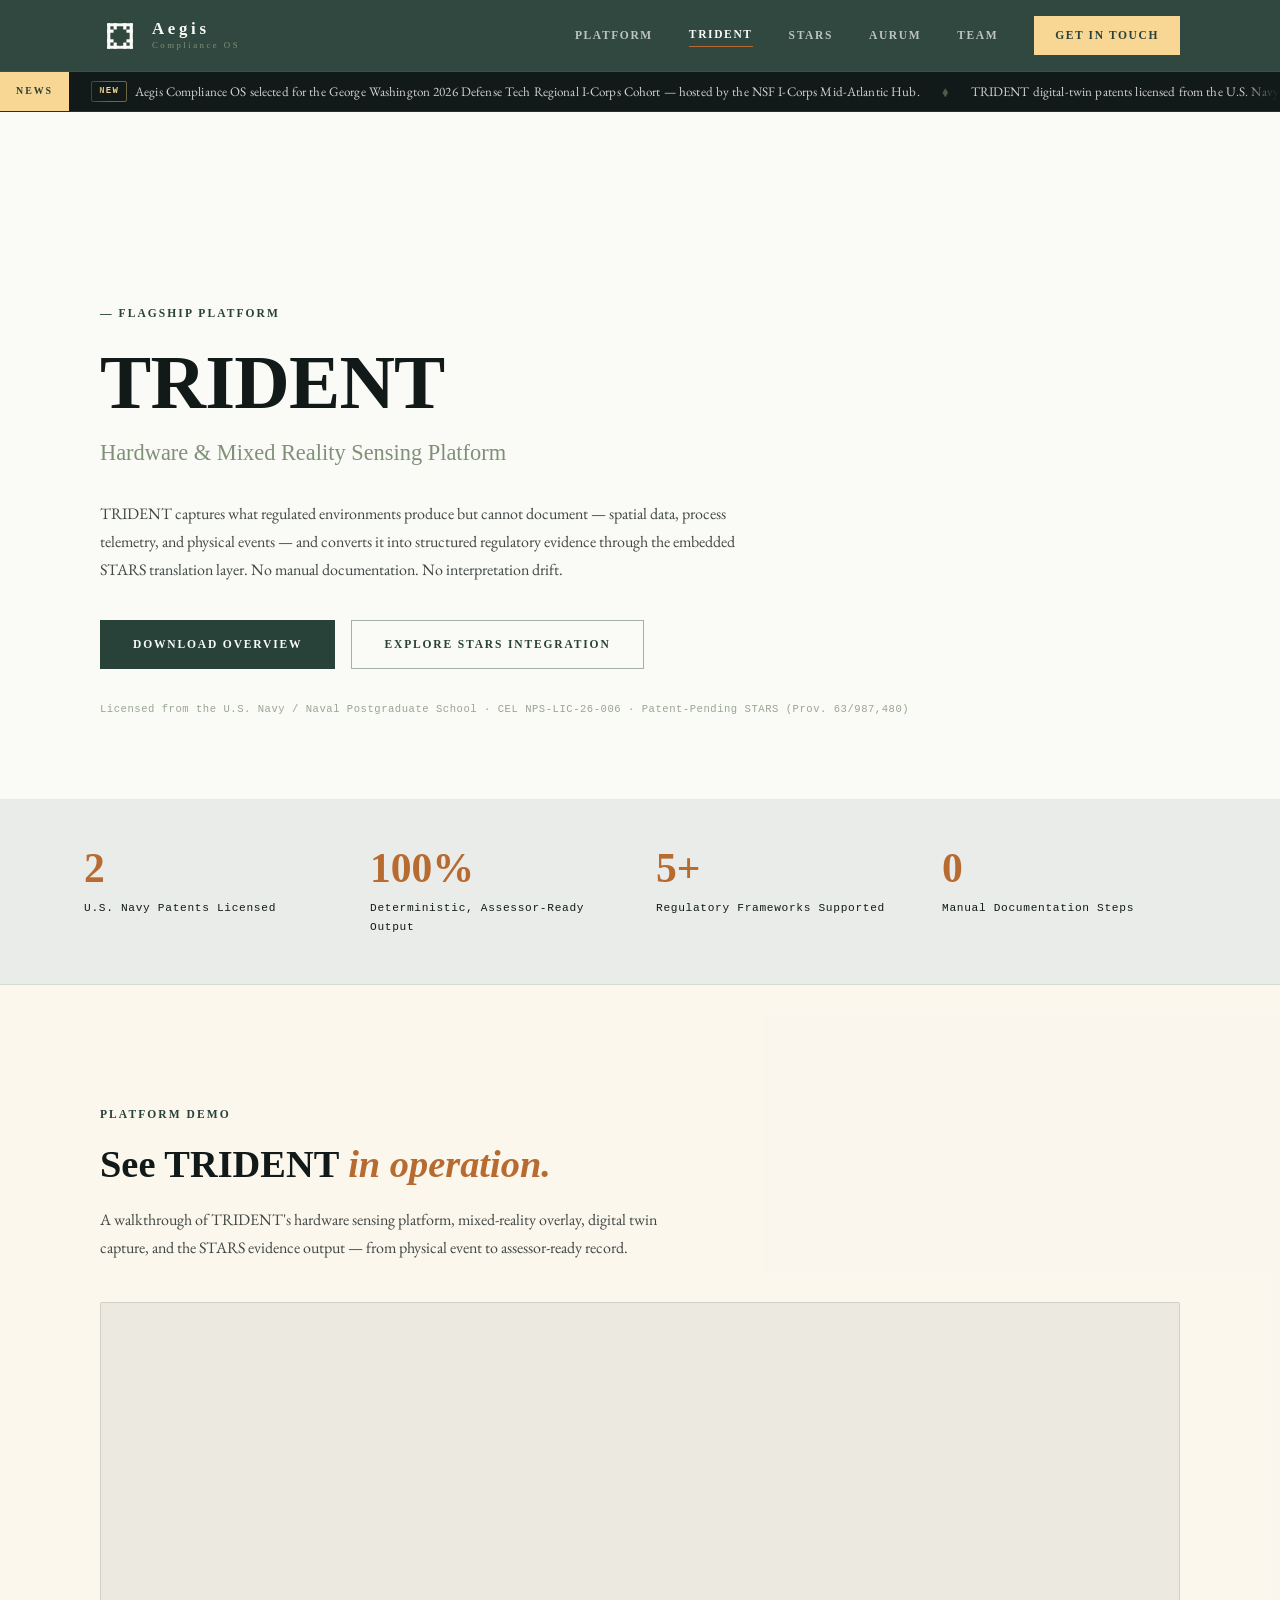
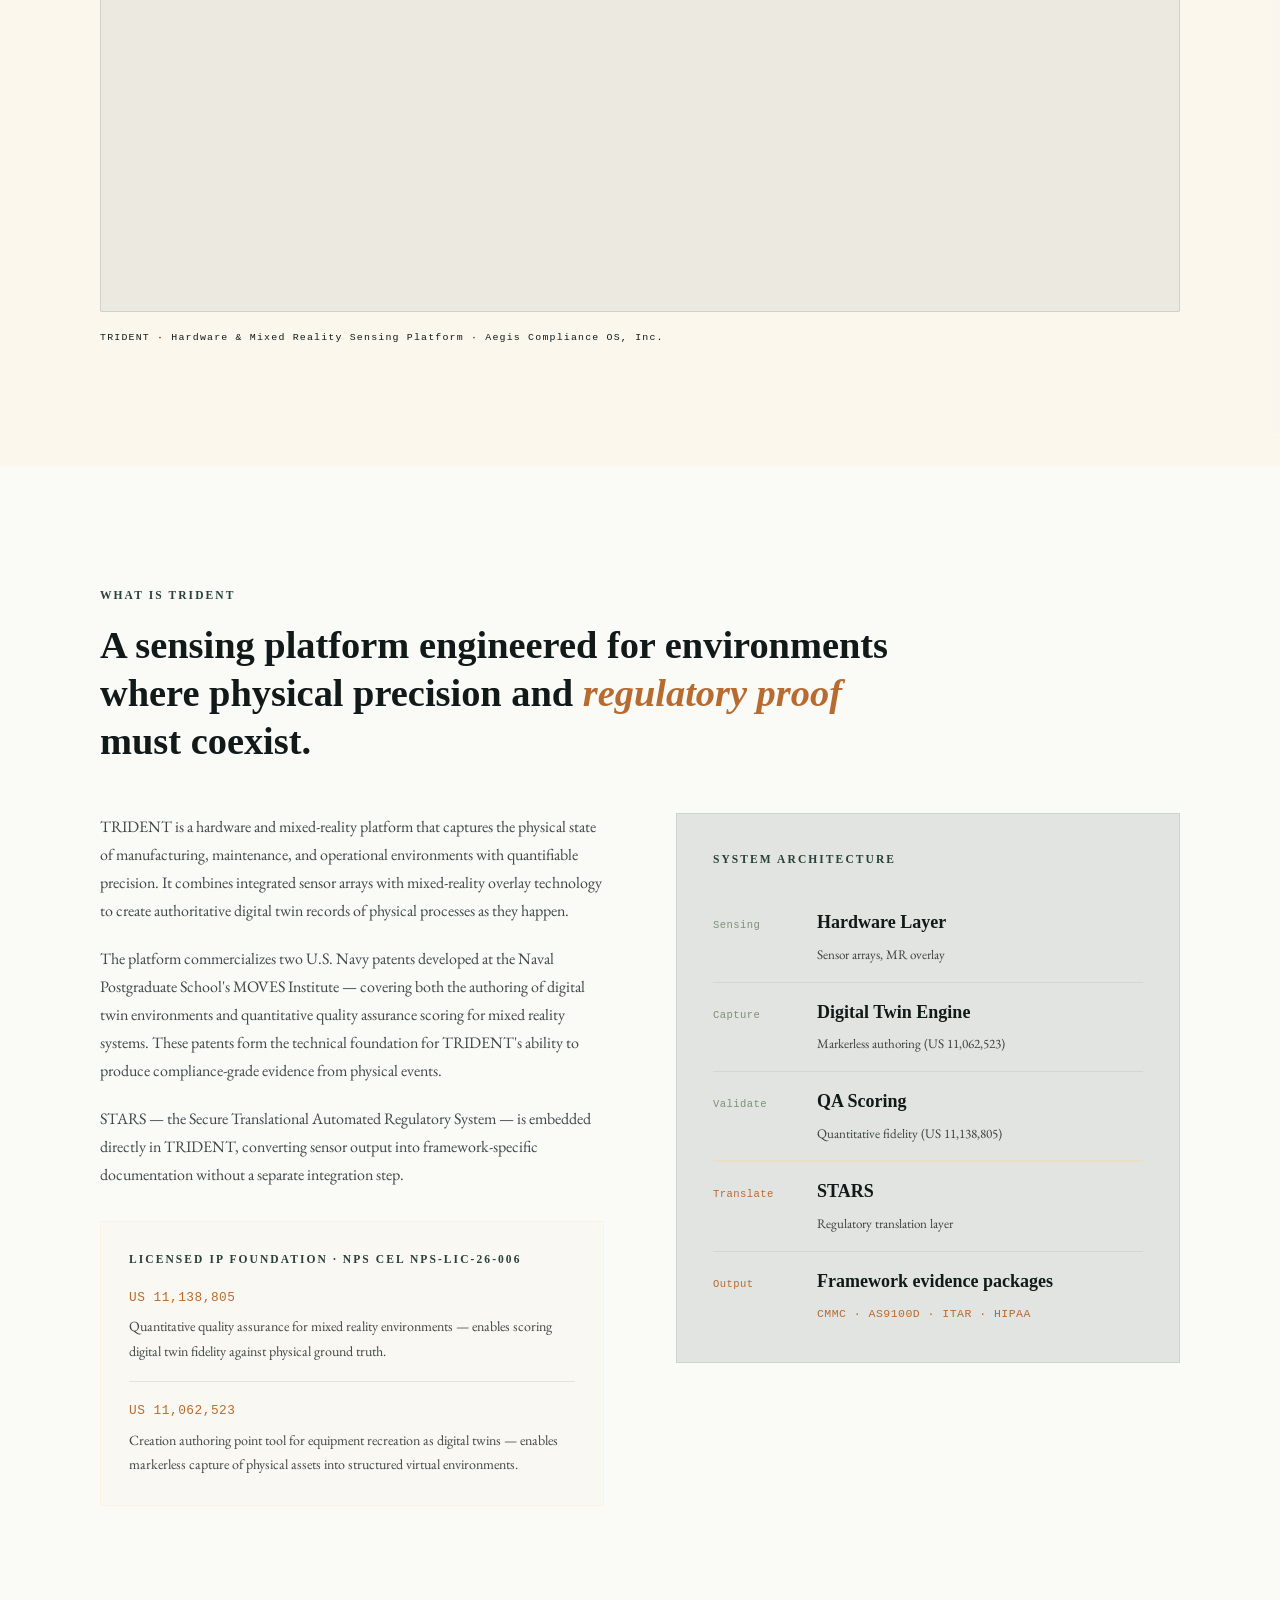
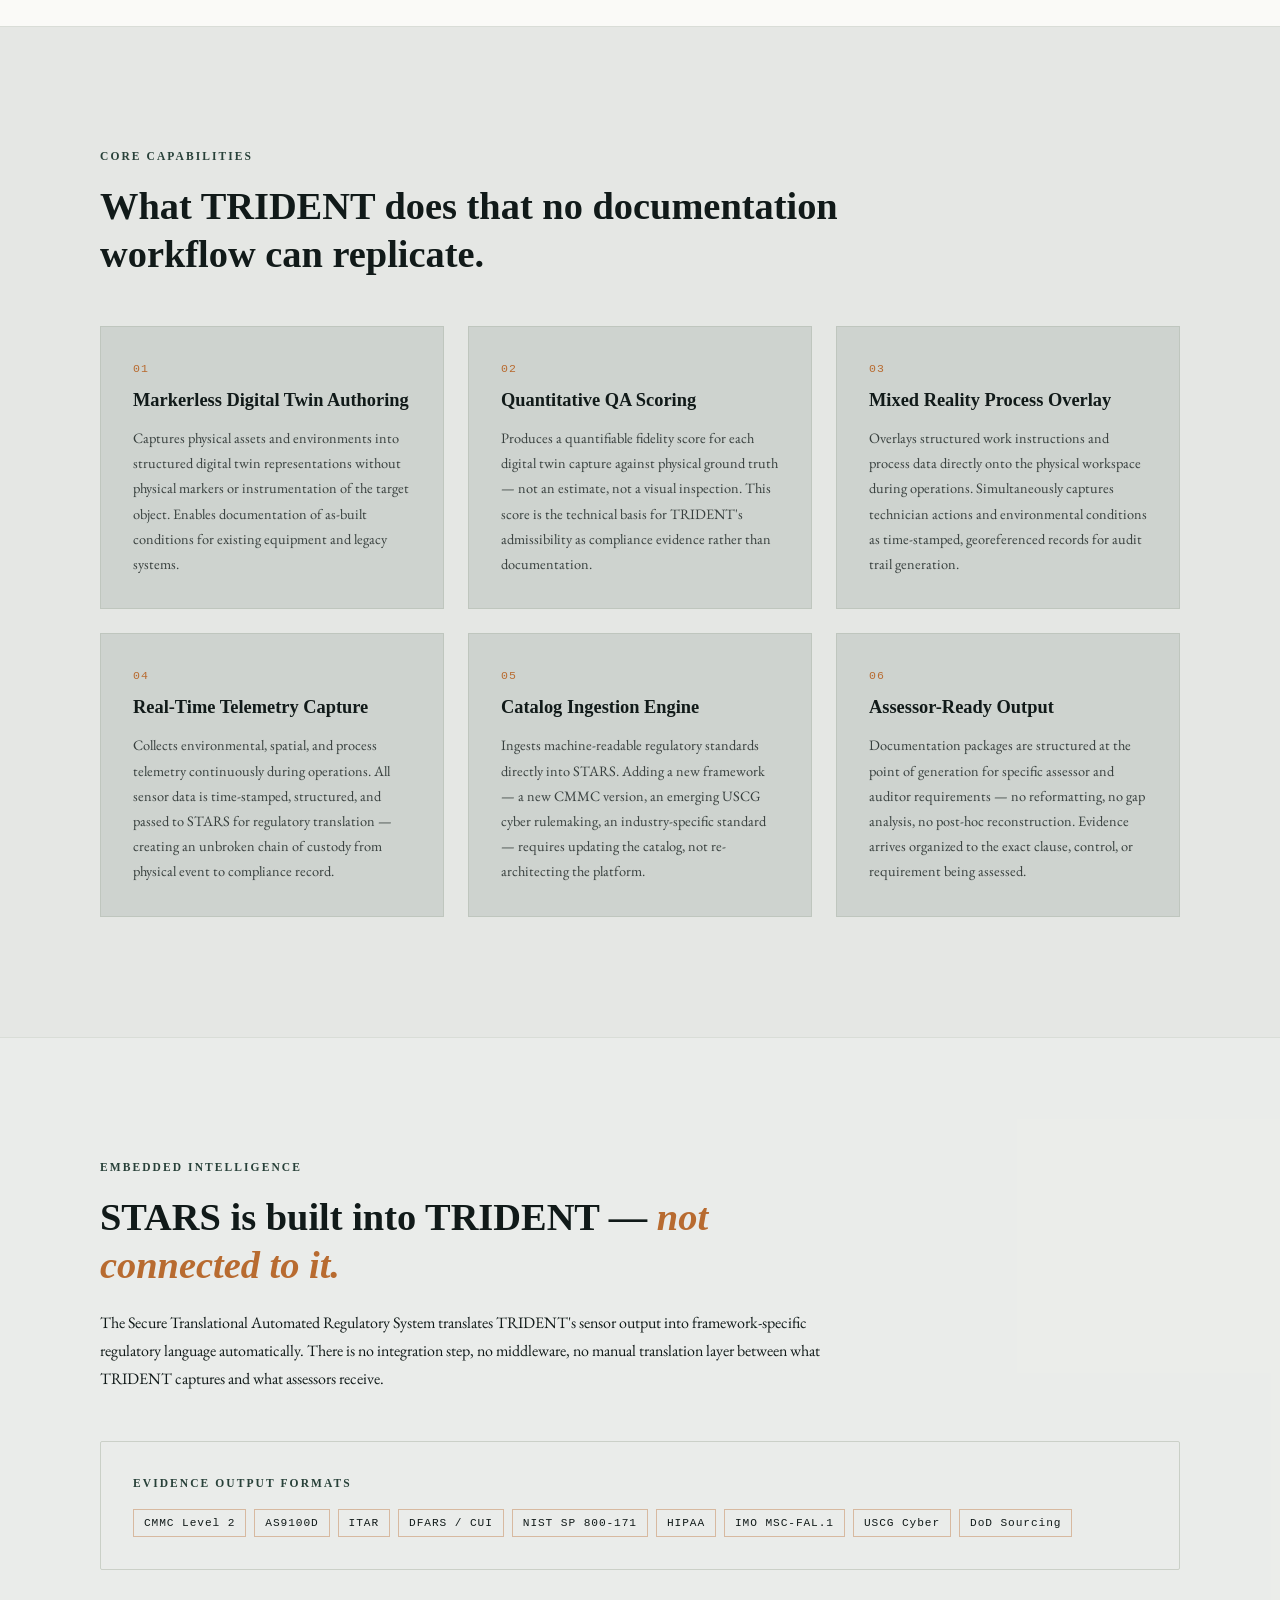
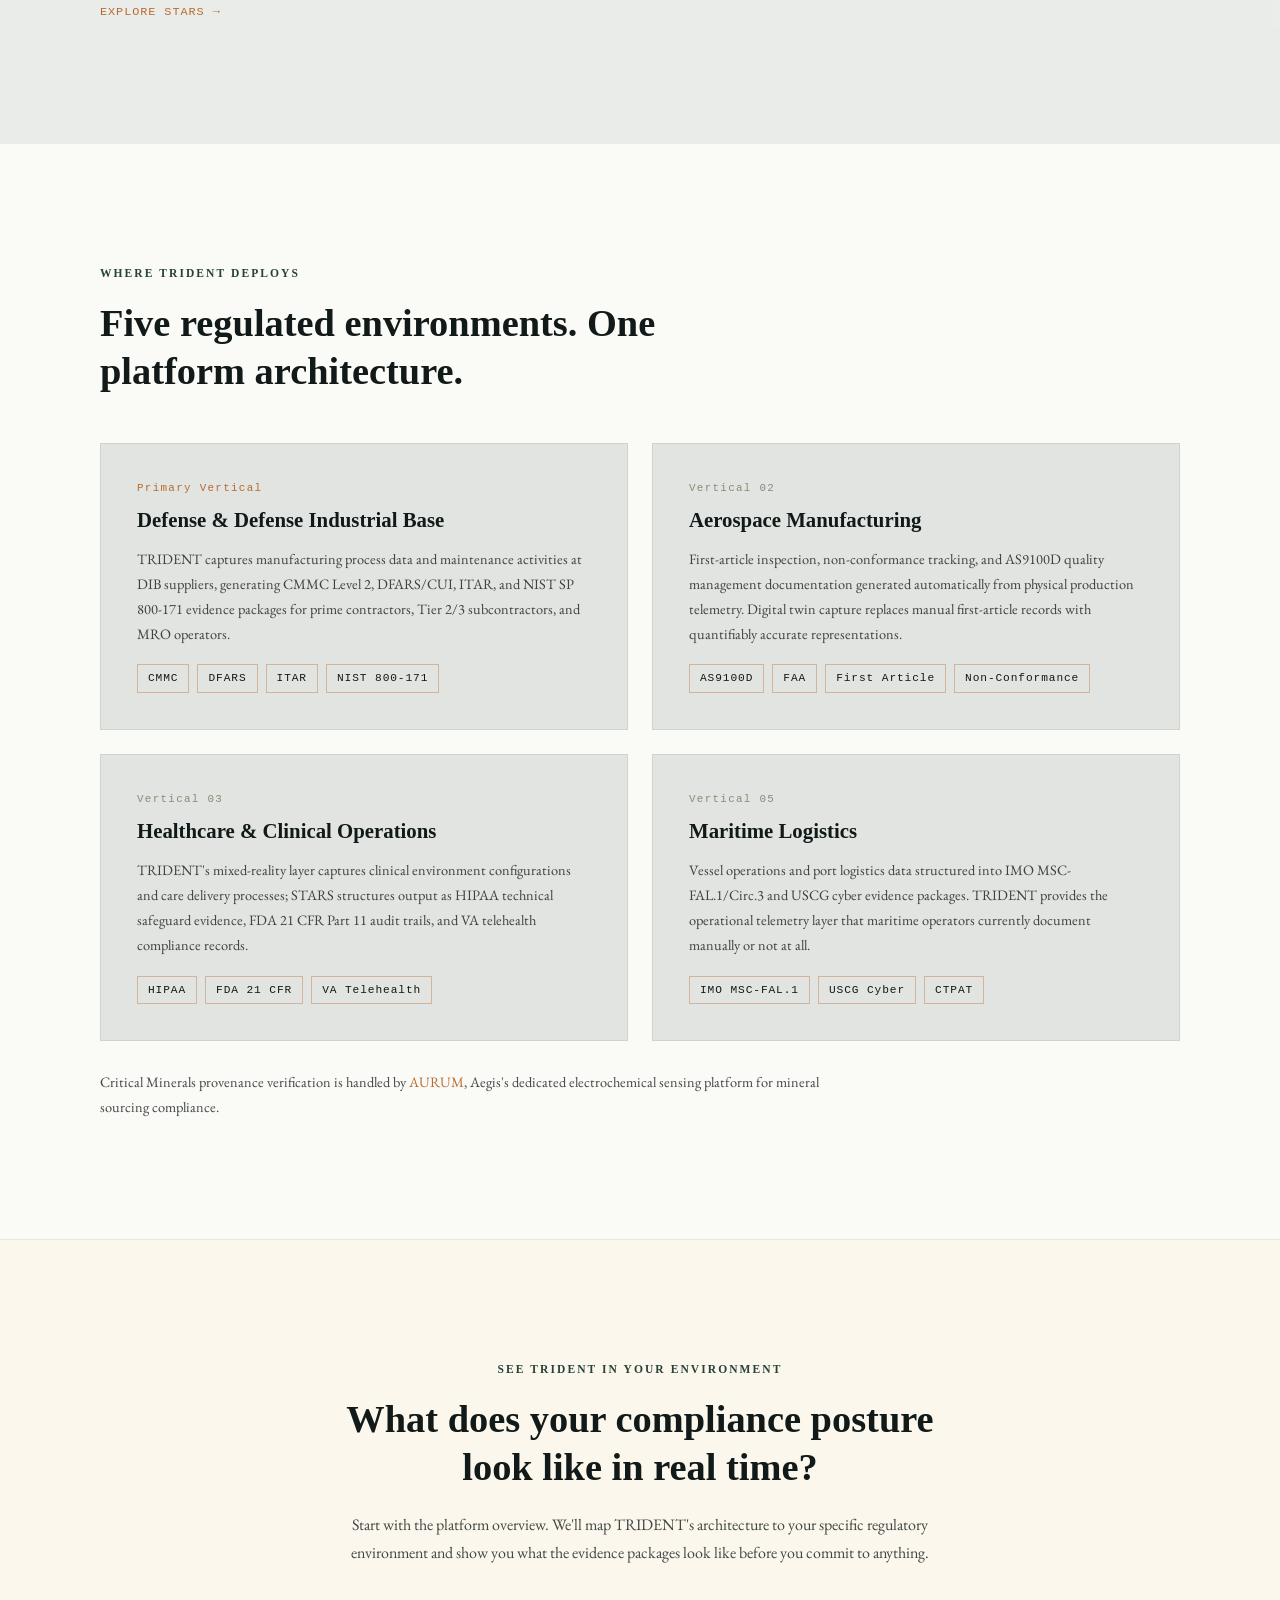
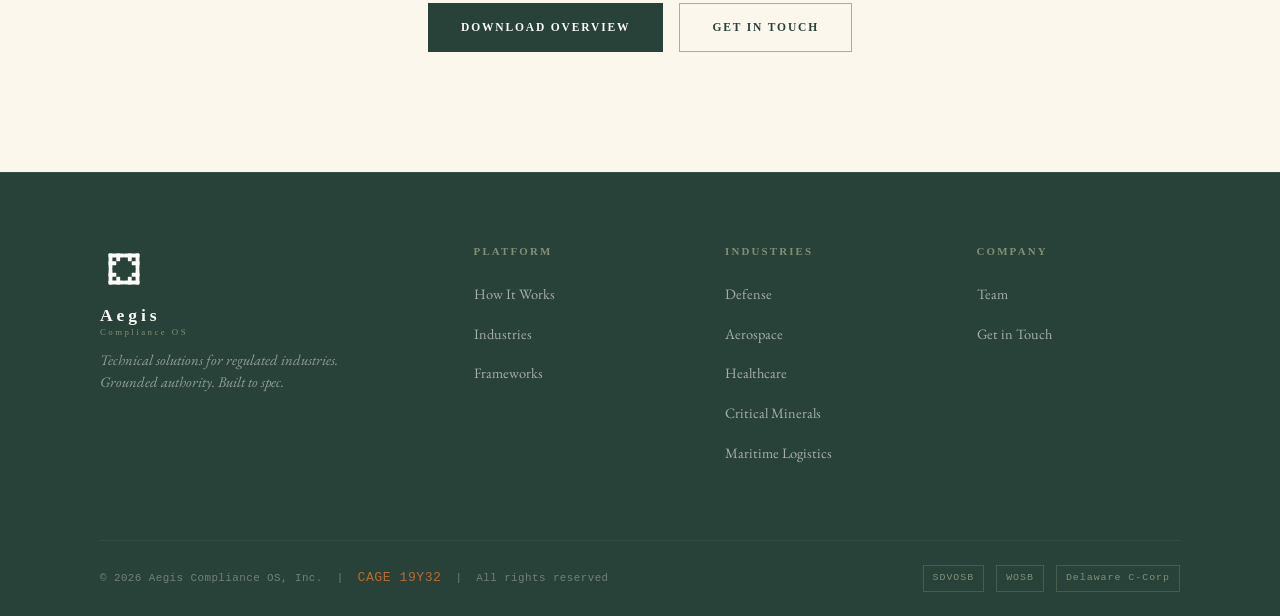
<file: pages/trident.html>
<!DOCTYPE html>
<html lang="en">
<head>
  <meta charset="UTF-8">
  <meta name="viewport" content="width=device-width, initial-scale=1.0">
  <title>TRIDENT — Aegis Compliance OS, Inc.</title>
  <meta name="description" content="TRIDENT is the flagship hardware and mixed-reality sensing platform from Aegis. It captures physical manufacturing and operational events and — through STARS — converts them into structured regulatory evidence in real time.">
  <link rel="stylesheet" href="../css/kanea.css">
  <link rel="icon" type="image/svg+xml" href="../images/aegis-symbol.svg">
</head>
<body>

  <header id="site-nav" class="site-nav"></header>

  <main class="main-content">

    <!-- ── HERO ──────────────────────────────────────────── -->
    <section class="page-header">
      <div class="container">
        <p class="eyebrow" style="margin-bottom:16px;">— Flagship Platform</p>
        <h1 class="display" style="margin-bottom:8px;">TRIDENT</h1>
        <p style="font-family:var(--font-display);font-size:clamp(1.1rem,2vw,1.4rem);color:var(--wasabi);margin-bottom:28px;">Hardware &amp; Mixed Reality Sensing Platform</p>
        <p class="body-text" style="max-width:680px;">
          TRIDENT captures what regulated environments produce but cannot document — spatial data, process telemetry, and physical events — and converts it into structured regulatory evidence through the embedded STARS translation layer. No manual documentation. No interpretation drift.
        </p>
        <div style="display:flex;gap:16px;flex-wrap:wrap;margin-top:36px;">
          <a href="../Aegis_Platform_Overview.pdf" class="btn-primary" download>Download Overview</a>
          <a href="stars.html" class="btn-ghost">Explore STARS Integration</a>
        </div>
        <p class="mono" style="font-size:0.66rem;letter-spacing:0.05em;color:var(--wasabi);margin-top:32px;opacity:0.8;">
          Licensed from the U.S. Navy / Naval Postgraduate School · CEL NPS-LIC-26-006 · Patent-Pending STARS (Prov. 63/987,480)
        </p>
      </div>
    </section>

    <!-- ── OVERVIEW STATS BAR ────────────────────────────── -->
    <div style="background:var(--emerald);border-bottom:1px solid rgba(128,144,120,0.2);">
      <div class="container" style="padding:48px 24px;">
        <div class="grid-2" style="grid-template-columns:repeat(4,1fr);gap:32px;">
          <div>
            <p style="font-family:var(--font-display);font-weight:700;font-size:2.6rem;color:var(--khaki);line-height:1;margin-bottom:10px;">2</p>
            <p class="mono" style="font-size:0.7rem;letter-spacing:0.06em;color:var(--warm-white);margin:0;">U.S. Navy Patents Licensed</p>
          </div>
          <div>
            <p style="font-family:var(--font-display);font-weight:700;font-size:2.6rem;color:var(--khaki);line-height:1;margin-bottom:10px;">100%</p>
            <p class="mono" style="font-size:0.7rem;letter-spacing:0.06em;color:var(--warm-white);margin:0;">Deterministic, Assessor-Ready Output</p>
          </div>
          <div>
            <p style="font-family:var(--font-display);font-weight:700;font-size:2.6rem;color:var(--khaki);line-height:1;margin-bottom:10px;">5+</p>
            <p class="mono" style="font-size:0.7rem;letter-spacing:0.06em;color:var(--warm-white);margin:0;">Regulatory Frameworks Supported</p>
          </div>
          <div>
            <p style="font-family:var(--font-display);font-weight:700;font-size:2.6rem;color:var(--khaki);line-height:1;margin-bottom:10px;">0</p>
            <p class="mono" style="font-size:0.7rem;letter-spacing:0.06em;color:var(--warm-white);margin:0;">Manual Documentation Steps</p>
          </div>
        </div>
      </div>
    </div>

    <!-- ── PLATFORM DEMO ─────────────────────────────────── -->
    <section id="demo" style="background:var(--noir);">
      <div class="container">
        <div style="max-width:760px;margin-bottom:40px;">
          <p class="eyebrow" style="margin-bottom:16px;">Platform Demo</p>
          <h2 style="font-family:var(--font-display);font-weight:700;font-size:clamp(1.7rem,3.2vw,2.4rem);line-height:1.25;color:var(--warm-white);">
            See TRIDENT <em style="color:var(--khaki);font-style:italic;">in operation.</em>
          </h2>
          <p class="body-text" style="max-width:580px;margin-top:18px;">
            A walkthrough of TRIDENT's hardware sensing platform, mixed-reality overlay, digital twin capture, and the STARS evidence output — from physical event to assessor-ready record.
          </p>
        </div>
        <div style="position:relative;width:100%;padding-bottom:56.25%;background:var(--emerald);border:1px solid rgba(128,144,120,0.25);border-radius:2px;overflow:hidden;">
          <iframe
            src="https://www.youtube-nocookie.com/embed/65yjqRVOb68?rel=0&amp;modestbranding=1&amp;color=white"
            title="TRIDENT Platform Demo — Aegis Compliance OS"
            allow="accelerometer; autoplay; clipboard-write; encrypted-media; gyroscope; picture-in-picture; web-share"
            allowfullscreen
            style="position:absolute;top:0;left:0;width:100%;height:100%;border:none;">
          </iframe>
        </div>
        <p class="mono" style="font-size:0.62rem;letter-spacing:0.12em;color:rgba(250,250,247,0.3);margin-top:18px;">TRIDENT · Hardware &amp; Mixed Reality Sensing Platform · Aegis Compliance OS, Inc.</p>
      </div>
    </section>

    <!-- ── WHAT IS TRIDENT ───────────────────────────────── -->
    <section id="overview">
      <div class="container">
        <p class="eyebrow" style="margin-bottom:16px;">What Is TRIDENT</p>
        <h2 style="font-family:var(--font-display);font-weight:700;font-size:clamp(1.7rem,3.2vw,2.4rem);line-height:1.25;color:var(--warm-white);max-width:820px;">
          A sensing platform engineered for environments where physical precision and <em style="color:var(--khaki);font-style:italic;">regulatory proof</em> must coexist.
        </h2>
        <div class="grid-2" style="gap:72px;align-items:start;margin-top:48px;">
          <div>
            <p class="body-text" style="margin-bottom:20px;">
              TRIDENT is a hardware and mixed-reality platform that captures the physical state of manufacturing, maintenance, and operational environments with quantifiable precision. It combines integrated sensor arrays with mixed-reality overlay technology to create authoritative digital twin records of physical processes as they happen.
            </p>
            <p class="body-text" style="margin-bottom:20px;">
              The platform commercializes two U.S. Navy patents developed at the Naval Postgraduate School's MOVES Institute — covering both the authoring of digital twin environments and quantitative quality assurance scoring for mixed reality systems. These patents form the technical foundation for TRIDENT's ability to produce compliance-grade evidence from physical events.
            </p>
            <p class="body-text" style="margin-bottom:32px;">
              STARS — the Secure Translational Automated Regulatory System — is embedded directly in TRIDENT, converting sensor output into framework-specific documentation without a separate integration step.
            </p>
            <div class="panel-khaki" style="padding:28px;">
              <p class="eyebrow" style="margin-bottom:18px;">Licensed IP Foundation · NPS CEL NPS-LIC-26-006</p>
              <div style="padding-bottom:18px;border-bottom:1px solid rgba(128,144,120,0.2);margin-bottom:18px;">
                <p class="mono" style="font-size:0.8rem;color:var(--khaki);margin-bottom:6px;">US 11,138,805</p>
                <p class="body-text" style="font-size:0.88rem;margin:0;">Quantitative quality assurance for mixed reality environments — enables scoring digital twin fidelity against physical ground truth.</p>
              </div>
              <div>
                <p class="mono" style="font-size:0.8rem;color:var(--khaki);margin-bottom:6px;">US 11,062,523</p>
                <p class="body-text" style="font-size:0.88rem;margin:0;">Creation authoring point tool for equipment recreation as digital twins — enables markerless capture of physical assets into structured virtual environments.</p>
              </div>
            </div>
          </div>
          <div class="card" style="padding:36px;">
            <p class="eyebrow" style="margin-bottom:24px;">System Architecture</p>
            <div style="display:flex;flex-direction:column;">
              <div style="display:grid;grid-template-columns:90px 1fr;gap:14px;padding:14px 0;border-bottom:1px solid rgba(128,144,120,0.15);align-items:baseline;">
                <span class="mono" style="font-size:0.66rem;color:var(--wasabi);">Sensing</span>
                <span><strong style="color:var(--warm-white);font-family:var(--font-display);">Hardware Layer</strong><br><span class="body-text" style="font-size:0.82rem;">Sensor arrays, MR overlay</span></span>
              </div>
              <div style="display:grid;grid-template-columns:90px 1fr;gap:14px;padding:14px 0;border-bottom:1px solid rgba(128,144,120,0.15);align-items:baseline;">
                <span class="mono" style="font-size:0.66rem;color:var(--wasabi);">Capture</span>
                <span><strong style="color:var(--warm-white);font-family:var(--font-display);">Digital Twin Engine</strong><br><span class="body-text" style="font-size:0.82rem;">Markerless authoring (US 11,062,523)</span></span>
              </div>
              <div style="display:grid;grid-template-columns:90px 1fr;gap:14px;padding:14px 0;border-bottom:2px solid rgba(248,215,148,0.4);align-items:baseline;">
                <span class="mono" style="font-size:0.66rem;color:var(--wasabi);">Validate</span>
                <span><strong style="color:var(--warm-white);font-family:var(--font-display);">QA Scoring</strong><br><span class="body-text" style="font-size:0.82rem;">Quantitative fidelity (US 11,138,805)</span></span>
              </div>
              <div style="display:grid;grid-template-columns:90px 1fr;gap:14px;padding:14px 0;border-bottom:1px solid rgba(128,144,120,0.15);align-items:baseline;">
                <span class="mono" style="font-size:0.66rem;color:var(--khaki);">Translate</span>
                <span><strong style="color:var(--warm-white);font-family:var(--font-display);">STARS</strong><br><span class="body-text" style="font-size:0.82rem;">Regulatory translation layer</span></span>
              </div>
              <div style="display:grid;grid-template-columns:90px 1fr;gap:14px;padding:14px 0 0;align-items:baseline;">
                <span class="mono" style="font-size:0.66rem;color:var(--khaki);">Output</span>
                <span><strong style="color:var(--warm-white);font-family:var(--font-display);">Framework evidence packages</strong><br><span class="mono" style="font-size:0.72rem;color:var(--khaki);">CMMC · AS9100D · ITAR · HIPAA</span></span>
              </div>
            </div>
          </div>
        </div>
      </div>
    </section>

    <!-- ── CORE CAPABILITIES ─────────────────────────────── -->
    <section style="background:rgba(40,65,57,0.1);border-top:1px solid rgba(128,144,120,0.12);border-bottom:1px solid rgba(128,144,120,0.12);">
      <div class="container">
        <p class="eyebrow" style="margin-bottom:16px;">Core Capabilities</p>
        <h2 style="font-family:var(--font-display);font-weight:700;font-size:clamp(1.7rem,3.2vw,2.4rem);line-height:1.25;color:var(--warm-white);max-width:760px;">
          What TRIDENT does that no documentation workflow can replicate.
        </h2>
        <div class="grid-3" style="gap:24px;margin-top:48px;">
          <div class="card" style="padding:32px;">
            <p class="mono" style="color:var(--khaki);font-size:0.72rem;letter-spacing:0.1em;margin-bottom:12px;">01</p>
            <h3 style="font-family:var(--font-display);font-weight:700;font-size:1.15rem;color:var(--warm-white);margin-bottom:14px;">Markerless Digital Twin Authoring</h3>
            <p class="body-text" style="font-size:0.9rem;margin:0;">Captures physical assets and environments into structured digital twin representations without physical markers or instrumentation of the target object. Enables documentation of as-built conditions for existing equipment and legacy systems.</p>
          </div>
          <div class="card" style="padding:32px;">
            <p class="mono" style="color:var(--khaki);font-size:0.72rem;letter-spacing:0.1em;margin-bottom:12px;">02</p>
            <h3 style="font-family:var(--font-display);font-weight:700;font-size:1.15rem;color:var(--warm-white);margin-bottom:14px;">Quantitative QA Scoring</h3>
            <p class="body-text" style="font-size:0.9rem;margin:0;">Produces a quantifiable fidelity score for each digital twin capture against physical ground truth — not an estimate, not a visual inspection. This score is the technical basis for TRIDENT's admissibility as compliance evidence rather than documentation.</p>
          </div>
          <div class="card" style="padding:32px;">
            <p class="mono" style="color:var(--khaki);font-size:0.72rem;letter-spacing:0.1em;margin-bottom:12px;">03</p>
            <h3 style="font-family:var(--font-display);font-weight:700;font-size:1.15rem;color:var(--warm-white);margin-bottom:14px;">Mixed Reality Process Overlay</h3>
            <p class="body-text" style="font-size:0.9rem;margin:0;">Overlays structured work instructions and process data directly onto the physical workspace during operations. Simultaneously captures technician actions and environmental conditions as time-stamped, georeferenced records for audit trail generation.</p>
          </div>
          <div class="card" style="padding:32px;">
            <p class="mono" style="color:var(--khaki);font-size:0.72rem;letter-spacing:0.1em;margin-bottom:12px;">04</p>
            <h3 style="font-family:var(--font-display);font-weight:700;font-size:1.15rem;color:var(--warm-white);margin-bottom:14px;">Real-Time Telemetry Capture</h3>
            <p class="body-text" style="font-size:0.9rem;margin:0;">Collects environmental, spatial, and process telemetry continuously during operations. All sensor data is time-stamped, structured, and passed to STARS for regulatory translation — creating an unbroken chain of custody from physical event to compliance record.</p>
          </div>
          <div class="card" style="padding:32px;">
            <p class="mono" style="color:var(--khaki);font-size:0.72rem;letter-spacing:0.1em;margin-bottom:12px;">05</p>
            <h3 style="font-family:var(--font-display);font-weight:700;font-size:1.15rem;color:var(--warm-white);margin-bottom:14px;">Catalog Ingestion Engine</h3>
            <p class="body-text" style="font-size:0.9rem;margin:0;">Ingests machine-readable regulatory standards directly into STARS. Adding a new framework — a new CMMC version, an emerging USCG cyber rulemaking, an industry-specific standard — requires updating the catalog, not re-architecting the platform.</p>
          </div>
          <div class="card" style="padding:32px;">
            <p class="mono" style="color:var(--khaki);font-size:0.72rem;letter-spacing:0.1em;margin-bottom:12px;">06</p>
            <h3 style="font-family:var(--font-display);font-weight:700;font-size:1.15rem;color:var(--warm-white);margin-bottom:14px;">Assessor-Ready Output</h3>
            <p class="body-text" style="font-size:0.9rem;margin:0;">Documentation packages are structured at the point of generation for specific assessor and auditor requirements — no reformatting, no gap analysis, no post-hoc reconstruction. Evidence arrives organized to the exact clause, control, or requirement being assessed.</p>
          </div>
        </div>
      </div>
    </section>

    <!-- ── STARS EMBEDDED ────────────────────────────────── -->
    <section style="background:var(--emerald);">
      <div class="container">
        <p class="eyebrow" style="margin-bottom:16px;">Embedded Intelligence</p>
        <h2 style="font-family:var(--font-display);font-weight:700;font-size:clamp(1.7rem,3.2vw,2.4rem);line-height:1.25;color:var(--warm-white);max-width:760px;">
          STARS is built into TRIDENT — <em style="color:var(--khaki);font-style:italic;">not connected to it.</em>
        </h2>
        <p class="body-text" style="max-width:720px;margin-top:20px;color:rgba(250,250,247,0.78);">
          The Secure Translational Automated Regulatory System translates TRIDENT's sensor output into framework-specific regulatory language automatically. There is no integration step, no middleware, no manual translation layer between what TRIDENT captures and what assessors receive.
        </p>

        <div style="border:1px solid rgba(128,144,120,0.3);border-radius:2px;padding:32px;margin-top:48px;">
          <p class="eyebrow" style="margin-bottom:16px;">Evidence Output Formats</p>
          <div style="display:flex;flex-wrap:wrap;gap:8px;">
            <span class="tag">CMMC Level 2</span><span class="tag">AS9100D</span><span class="tag">ITAR</span><span class="tag">DFARS / CUI</span><span class="tag">NIST SP 800-171</span><span class="tag">HIPAA</span><span class="tag">IMO MSC-FAL.1</span><span class="tag">USCG Cyber</span><span class="tag">DoD Sourcing</span>
          </div>
        </div>
        <p style="margin-top:24px;"><a href="stars.html" class="mono" style="font-size:0.74rem;letter-spacing:0.08em;text-transform:uppercase;color:var(--khaki);text-decoration:none;">Explore STARS →</a></p>
      </div>
    </section>

    <!-- ── WHERE TRIDENT DEPLOYS ─────────────────────────── -->
    <section>
      <div class="container">
        <p class="eyebrow" style="margin-bottom:16px;">Where TRIDENT Deploys</p>
        <h2 style="font-family:var(--font-display);font-weight:700;font-size:clamp(1.7rem,3.2vw,2.4rem);line-height:1.25;color:var(--warm-white);max-width:680px;">
          Five regulated environments. One platform architecture.
        </h2>
        <div class="grid-2" style="gap:24px;margin-top:48px;">

          <div class="card" style="padding:36px;">
            <p class="mono" style="font-size:0.68rem;letter-spacing:0.12em;color:var(--khaki);margin-bottom:10px;">Primary Vertical</p>
            <h3 style="font-family:var(--font-display);font-weight:700;font-size:1.3rem;color:var(--warm-white);margin-bottom:14px;">Defense &amp; Defense Industrial Base</h3>
            <p class="body-text" style="font-size:0.9rem;margin-bottom:18px;">TRIDENT captures manufacturing process data and maintenance activities at DIB suppliers, generating CMMC Level 2, DFARS/CUI, ITAR, and NIST SP 800-171 evidence packages for prime contractors, Tier 2/3 subcontractors, and MRO operators.</p>
            <div style="display:flex;flex-wrap:wrap;gap:8px;"><span class="tag">CMMC</span><span class="tag">DFARS</span><span class="tag">ITAR</span><span class="tag">NIST 800-171</span></div>
          </div>

          <div class="card" style="padding:36px;">
            <p class="mono" style="font-size:0.68rem;letter-spacing:0.12em;color:var(--wasabi);margin-bottom:10px;">Vertical 02</p>
            <h3 style="font-family:var(--font-display);font-weight:700;font-size:1.3rem;color:var(--warm-white);margin-bottom:14px;">Aerospace Manufacturing</h3>
            <p class="body-text" style="font-size:0.9rem;margin-bottom:18px;">First-article inspection, non-conformance tracking, and AS9100D quality management documentation generated automatically from physical production telemetry. Digital twin capture replaces manual first-article records with quantifiably accurate representations.</p>
            <div style="display:flex;flex-wrap:wrap;gap:8px;"><span class="tag">AS9100D</span><span class="tag">FAA</span><span class="tag">First Article</span><span class="tag">Non-Conformance</span></div>
          </div>

          <div class="card" style="padding:36px;">
            <p class="mono" style="font-size:0.68rem;letter-spacing:0.12em;color:var(--wasabi);margin-bottom:10px;">Vertical 03</p>
            <h3 style="font-family:var(--font-display);font-weight:700;font-size:1.3rem;color:var(--warm-white);margin-bottom:14px;">Healthcare &amp; Clinical Operations</h3>
            <p class="body-text" style="font-size:0.9rem;margin-bottom:18px;">TRIDENT's mixed-reality layer captures clinical environment configurations and care delivery processes; STARS structures output as HIPAA technical safeguard evidence, FDA 21 CFR Part 11 audit trails, and VA telehealth compliance records.</p>
            <div style="display:flex;flex-wrap:wrap;gap:8px;"><span class="tag">HIPAA</span><span class="tag">FDA 21 CFR</span><span class="tag">VA Telehealth</span></div>
          </div>

          <div class="card" style="padding:36px;">
            <p class="mono" style="font-size:0.68rem;letter-spacing:0.12em;color:var(--wasabi);margin-bottom:10px;">Vertical 05</p>
            <h3 style="font-family:var(--font-display);font-weight:700;font-size:1.3rem;color:var(--warm-white);margin-bottom:14px;">Maritime Logistics</h3>
            <p class="body-text" style="font-size:0.9rem;margin-bottom:18px;">Vessel operations and port logistics data structured into IMO MSC-FAL.1/Circ.3 and USCG cyber evidence packages. TRIDENT provides the operational telemetry layer that maritime operators currently document manually or not at all.</p>
            <div style="display:flex;flex-wrap:wrap;gap:8px;"><span class="tag">IMO MSC-FAL.1</span><span class="tag">USCG Cyber</span><span class="tag">CTPAT</span></div>
          </div>

        </div>
        <p class="body-text" style="font-size:0.9rem;margin-top:28px;max-width:720px;">
          Critical Minerals provenance verification is handled by <a href="aurum.html" style="color:var(--khaki);">AURUM</a>, Aegis's dedicated electrochemical sensing platform for mineral sourcing compliance.
        </p>
      </div>
    </section>

    <!-- ── CTA ───────────────────────────────────────────── -->
    <section style="background:var(--noir);border-top:1px solid rgba(128,144,120,0.15);">
      <div class="container" style="text-align:center;max-width:680px;">
        <p class="eyebrow" style="margin-bottom:16px;">See TRIDENT in Your Environment</p>
        <h2 style="font-family:var(--font-display);font-weight:700;font-size:clamp(1.6rem,3.2vw,2.4rem);line-height:1.25;color:var(--warm-white);">
          What does your compliance posture look like in real time?
        </h2>
        <p class="body-text" style="margin:20px auto 36px;">
          Start with the platform overview. We'll map TRIDENT's architecture to your specific regulatory environment and show you what the evidence packages look like before you commit to anything.
        </p>
        <div style="display:flex;gap:16px;flex-wrap:wrap;justify-content:center;">
          <a href="../Aegis_Platform_Overview.pdf" class="btn-primary" download>Download Overview</a>
          <a href="contact.html" class="btn-ghost">Get in Touch</a>
        </div>
      </div>
    </section>

  </main>

  <div id="site-footer"></div>

  <script src="../js/components.js"></script>
  <script>
    renderNav('trident');
    renderFooter();
  </script>
</body>
</html>
</file>
<file: css/kanea.css>
/* ============================================================
   Aegis Compliance OS — Brand CSS
   Brand Guide v1.0 · aegiscompli.tech
   ============================================================ */

@import url('https://fonts.googleapis.com/css2?family=EB+Garamond:ital,wght@0,400;0,500;1,400&display=swap');

/* ── Tokens ─────────────────────────────────────────────── */
:root {
  --emerald:      #284139;
  --wasabi:       #809078;
  --khaki:        #F8D794;
  --earth:        #B86B30;
  --noir:         #111A19;
  --warm-white:   #FAFAF7;

  --font-display: 'Georgia', 'Palatino Linotype', serif;
  --font-body:    'EB Garamond', Garamond, 'Times New Roman', serif;
  --font-mono:    'Courier New', Courier, monospace;

  --nav-h:        72px;
  --ticker-h:     40px;
  --max-w:        1160px;
  --section-gap:  120px;
}

/* ── Reset ───────────────────────────────────────────────── */
*, *::before, *::after { box-sizing: border-box; margin: 0; padding: 0; }
html { scroll-behavior: smooth; }

body {
  background: var(--warm-white);
  color: var(--noir);
  font-family: var(--font-body);
  font-size: 18px;
  line-height: 1.65;
  -webkit-font-smoothing: antialiased;
}

img, svg { display: block; max-width: 100%; }
a { color: inherit; text-decoration: none; }
ul { list-style: none; }

/* ── Typography ──────────────────────────────────────────── */
h1, h2, h3, h4 {
  font-family: var(--font-display);
  font-weight: 700;
  line-height: 1.15;
}

.display {
  font-size: clamp(2.8rem, 6vw, 5rem);
  letter-spacing: -0.01em;
}

h2.section-title {
  font-size: clamp(1.8rem, 3vw, 2.6rem);
  color: var(--noir);
}

h3 { font-size: 1.25rem; }

.eyebrow {
  font-family: var(--font-display);
  font-size: 0.72rem;
  font-weight: 700;
  letter-spacing: 0.18em;
  text-transform: uppercase;
  color: var(--emerald);
}

.body-text {
  font-family: var(--font-body);
  font-size: 1rem;
  line-height: 1.75;
  color: rgba(17,26,25,0.80);
}

.mono {
  font-family: var(--font-mono);
  font-size: 0.82rem;
  color: var(--earth);
  letter-spacing: 0.04em;
}

/* ── Layout ──────────────────────────────────────────────── */
.container {
  width: 100%;
  max-width: var(--max-w);
  margin: 0 auto;
  padding: 0 40px;
}

section { padding: var(--section-gap) 0; }

/* ── Navigation ──────────────────────────────────────────── */
.site-nav {
  position: fixed;
  top: 0; left: 0; right: 0;
  height: var(--nav-h);
  z-index: 100;
  background: rgba(40,65,57,0.96);
  backdrop-filter: blur(12px);
  -webkit-backdrop-filter: blur(12px);
  border-bottom: 1px solid rgba(128,144,120,0.15);
  transition: background 0.3s;
}

.nav-inner {
  display: flex;
  align-items: center;
  justify-content: space-between;
  height: 100%;
  max-width: var(--max-w);
  margin: 0 auto;
  padding: 0 40px;
}

.nav-logo {
  display: flex;
  align-items: center;
  gap: 12px;
  text-decoration: none;
}

.nav-logo img {
  width: 40px;
  height: 40px;
  object-fit: contain;
}

.nav-wordmark {
  font-family: var(--font-display);
  font-weight: 700;
  font-size: 1.05rem;
  letter-spacing: 0.22em;
  color: var(--warm-white);
  line-height: 1;
}

.nav-wordmark span {
  display: block;
  font-size: 0.55rem;
  letter-spacing: 0.28em;
  color: var(--wasabi);
  margin-top: 3px;
  font-weight: 400;
}

.nav-links {
  display: flex;
  align-items: center;
  gap: 36px;
}

.nav-links a {
  font-family: var(--font-display);
  font-size: 0.72rem;
  font-weight: 700;
  letter-spacing: 0.14em;
  text-transform: uppercase;
  color: rgba(250,250,247,0.7);
  transition: color 0.2s;
}

.nav-links a:hover,
.nav-links a.active { color: var(--warm-white); }

.nav-links a.active {
  border-bottom: 1px solid var(--earth);
  padding-bottom: 2px;
}

.nav-cta {
  font-family: var(--font-display);
  font-size: 0.72rem;
  font-weight: 700;
  letter-spacing: 0.14em;
  text-transform: uppercase;
  color: var(--emerald) !important;
  background: var(--khaki);
  border: 1px solid var(--khaki);
  padding: 9px 20px;
  transition: background 0.2s, border-color 0.2s !important;
}

.nav-cta:hover {
  background: transparent !important;
  border-color: var(--khaki) !important;
  color: var(--khaki) !important;
}

.nav-hamburger {
  display: none;
  flex-direction: column;
  gap: 5px;
  cursor: pointer;
  padding: 4px;
  background: none;
  border: none;
}

.nav-hamburger span {
  display: block;
  width: 24px;
  height: 2px;
  background: var(--warm-white);
  transition: all 0.3s;
}

/* ── News ticker (site-wide, sits below the fixed nav) ────── */
.news-ticker {
  position: fixed;
  top: var(--nav-h);
  left: 0; right: 0;
  height: var(--ticker-h);
  z-index: 99;
  display: flex;
  align-items: center;
  background: var(--noir);
  border-bottom: 1px solid rgba(128,144,120,0.18);
  overflow: hidden;
}

.ticker-label {
  flex: none;
  align-self: stretch;
  display: flex;
  align-items: center;
  padding: 0 16px;
  font-family: var(--font-display);
  font-weight: 700;
  font-size: 0.62rem;
  letter-spacing: 0.2em;
  text-transform: uppercase;
  color: var(--emerald);
  background: var(--khaki);
}

.ticker-viewport {
  flex: 1 1 auto;
  overflow: hidden;
  position: relative;
  /* fade the text as it enters/exits the strip */
  -webkit-mask-image: linear-gradient(to right, transparent, #000 40px, #000 calc(100% - 40px), transparent);
          mask-image: linear-gradient(to right, transparent, #000 40px, #000 calc(100% - 40px), transparent);
}

.ticker-track {
  display: flex;
  width: max-content;
  animation: ticker-scroll 55s linear infinite;
}

.news-ticker:hover .ticker-track { animation-play-state: paused; }

.ticker-run {
  display: flex;
  align-items: center;
  white-space: nowrap;
}

.ticker-item {
  display: inline-flex;
  align-items: center;
  gap: 8px;
  padding: 0 22px;
  color: rgba(250,250,247,0.82);
  text-decoration: none;
}

a.ticker-item:hover .ticker-text { color: var(--warm-white); text-decoration: underline; }

.ticker-text {
  font-family: var(--font-body);
  font-size: 0.82rem;
  letter-spacing: 0.01em;
  transition: color 0.2s;
}

.ticker-flag {
  flex: none;
  font-family: var(--font-mono);
  font-size: 0.56rem;
  font-weight: 700;
  letter-spacing: 0.14em;
  text-transform: uppercase;
  color: var(--khaki);
  border: 1px solid rgba(248,215,148,0.4);
  padding: 2px 7px;
  border-radius: 2px;
}

.ticker-sep {
  color: var(--wasabi);
  font-size: 0.6rem;
  opacity: 0.55;
}

@keyframes ticker-scroll {
  from { transform: translateX(0); }
  to   { transform: translateX(-50%); }
}

@media (max-width: 560px) {
  .ticker-label { padding: 0 11px; letter-spacing: 0.14em; }
  .ticker-text  { font-size: 0.76rem; }
}

/* ── Emerald rule divider ────────────────────────────────── */
.rule {
  width: 48px;
  height: 2px;
  background: var(--emerald);
  margin: 20px 0 32px;
}

.rule-earth {
  width: 48px;
  height: 2px;
  background: var(--earth);
  margin: 20px 0 32px;
}

/* ── Buttons ─────────────────────────────────────────────── */
.btn-primary {
  display: inline-block;
  font-family: var(--font-display);
  font-weight: 700;
  font-size: 0.72rem;
  letter-spacing: 0.16em;
  text-transform: uppercase;
  color: var(--warm-white);
  background: var(--emerald);
  border: 1px solid var(--emerald);
  padding: 14px 32px;
  transition: background 0.2s, border-color 0.2s;
  cursor: pointer;
}

.btn-primary:hover {
  background: transparent;
  border-color: var(--wasabi);
  color: var(--wasabi);
}

.btn-ghost {
  display: inline-block;
  font-family: var(--font-display);
  font-weight: 700;
  font-size: 0.72rem;
  letter-spacing: 0.16em;
  text-transform: uppercase;
  color: var(--emerald);
  border: 1px solid rgba(40,65,57,0.4);
  padding: 14px 32px;
  transition: border-color 0.2s, color 0.2s;
  cursor: pointer;
}

.btn-ghost:hover {
  border-color: var(--emerald);
}

/* ── Cards ───────────────────────────────────────────────── */
.card {
  background: rgba(40,65,57,0.12);
  border: 1px solid rgba(128,144,120,0.2);
  padding: 40px;
  transition: border-color 0.25s;
}

.card:hover {
  border-color: rgba(128,144,120,0.5);
}

.card-earth {
  border-left: 3px solid var(--earth);
}

/* ── Page header (inner pages) ───────────────────────────── */
.page-header {
  padding-top: calc(var(--nav-h) + var(--ticker-h) + 80px);
  padding-bottom: 80px;
  border-bottom: 1px solid rgba(128,144,120,0.15);
}

/* ── Tags / badges ───────────────────────────────────────── */
.tag {
  display: inline-block;
  font-family: var(--font-mono);
  font-size: 0.7rem;
  letter-spacing: 0.08em;
  color: var(--khaki);
  border: 1px solid rgba(248,215,148,0.3);
  padding: 4px 10px;
}

.tag-emerald {
  color: var(--wasabi);
  border-color: rgba(128,144,120,0.4);
}

/* ── Two-col grid ────────────────────────────────────────── */
.grid-2 {
  display: grid;
  grid-template-columns: 1fr 1fr;
  gap: 48px;
}

.grid-3 {
  display: grid;
  grid-template-columns: repeat(3, 1fr);
  gap: 32px;
}

/* ── Khaki panel ─────────────────────────────────────────── */
.panel-khaki {
  background: rgba(248,215,148,0.06);
  border: 1px solid rgba(248,215,148,0.15);
  padding: 32px 40px;
}

/* ── Section accent line ─────────────────────────────────── */
.section-accent {
  border-top: 1px solid rgba(128,144,120,0.2);
  padding-top: var(--section-gap);
}

/* ── Footer ──────────────────────────────────────────────── */
.site-footer {
  background: var(--emerald);
  border-top: 1px solid rgba(128,144,120,0.2);
  padding: 72px 0 0;
}

.footer-top {
  display: grid;
  grid-template-columns: 1.6fr 1fr 1fr 1fr;
  gap: 48px;
  padding-bottom: 64px;
  border-bottom: 1px solid rgba(128,144,120,0.15);
}

.footer-brand .nav-wordmark {
  font-size: 1.1rem;
  margin-top: 16px;
}

.footer-tagline {
  font-family: var(--font-body);
  font-style: italic;
  font-size: 0.92rem;
  color: rgba(250,250,247,0.5);
  margin-top: 12px;
  line-height: 1.5;
}

.footer-logo-mark {
  width: 48px;
  height: 48px;
}

.footer-col h4 {
  font-family: var(--font-display);
  font-size: 0.68rem;
  font-weight: 700;
  letter-spacing: 0.2em;
  text-transform: uppercase;
  color: var(--wasabi);
  margin-bottom: 20px;
}

.footer-col ul li {
  margin-bottom: 10px;
}

.footer-col ul li a {
  font-family: var(--font-body);
  font-size: 0.9rem;
  color: rgba(250,250,247,0.6);
  transition: color 0.2s;
}

.footer-col ul li a:hover {
  color: var(--warm-white);
}

.footer-bottom {
  display: flex;
  align-items: center;
  justify-content: space-between;
  padding: 24px 0;
  flex-wrap: wrap;
  gap: 12px;
}

.footer-legal {
  font-family: var(--font-mono);
  font-size: 0.68rem;
  color: rgba(250,250,247,0.35);
  letter-spacing: 0.04em;
  line-height: 1.7;
}

.footer-badges {
  display: flex;
  gap: 12px;
  align-items: center;
}

.badge {
  font-family: var(--font-mono);
  font-size: 0.62rem;
  letter-spacing: 0.1em;
  color: var(--wasabi);
  border: 1px solid rgba(128,144,120,0.35);
  padding: 4px 9px;
}

/* ── Main content offset for fixed nav + news ticker ─────── */
.main-content { padding-top: calc(var(--nav-h) + var(--ticker-h)); }

/* ── Responsive ──────────────────────────────────────────── */
@media (max-width: 900px) {
  :root { --section-gap: 80px; }
  .container { padding: 0 24px; }

  .nav-links { display: none; }
  .nav-hamburger { display: flex; }

  .nav-links.open {
    display: flex;
    flex-direction: column;
    position: fixed;
    top: calc(var(--nav-h) + var(--ticker-h));
    left: 0; right: 0;
    background: var(--emerald);
    padding: 32px 24px 48px;
    gap: 28px;
    border-bottom: 1px solid rgba(128,144,120,0.2);
  }

  .grid-2 { grid-template-columns: 1fr; gap: 32px; }
  .grid-3 { grid-template-columns: 1fr; }

  .footer-top {
    grid-template-columns: 1fr 1fr;
    gap: 40px;
  }

  .footer-bottom {
    flex-direction: column;
    align-items: flex-start;
  }
}

@media (max-width: 560px) {
  .footer-top { grid-template-columns: 1fr; }
  .nav-inner { padding: 0 20px; }
  .container { padding: 0 20px; }
}

@media (prefers-reduced-motion: reduce) {
  * { transition: none !important; animation: none !important; }
}

/* ── Light theme: flip the dark-theme inline colors used in page content ───
   Many section headings/spans are inline-styled color:var(--warm-white) or
   color:var(--khaki) (legible on the old dark bg, invisible on the new light
   one). Scope to .main-content so the emerald nav + footer keep their light
   text. Khaki accents deepen to earth so they stay legible on warm-white. */
.main-content [style*="--warm-white"] { color: var(--noir) !important; }
.main-content [style*="--khaki"]      { color: var(--earth) !important; }
.main-content [style*="250,250,247"]  { color: var(--noir) !important; }

/* Brand rule: the darkest tones (--noir, --emerald) are FONT colors only —
   never block backgrounds in page content. Several content blocks/sections
   still set dark inline backgrounds left over from the old dark theme; on the
   light theme their (now-dark) text becomes invisible. Flip those dark blocks
   to light brand surfaces so the dark text reads. Cool green wash for emerald
   feature bands, warm khaki wash for noir callouts/cards — preserving the
   original two-tone hierarchy in a light register. Nav + footer keep their
   emerald background because they live outside .main-content. */
.main-content [style*="background:var(--emerald)"] { background: rgba(40,65,57,0.07) !important; }
.main-content [style*="background:var(--noir)"]    { background: rgba(248,215,148,0.10) !important; }

/* Tags read as pale khaki on the old dark bg; use the darkest brand tone for
   the text on the light theme so framework labels are clearly legible. */
.main-content .tag {
  color: var(--noir);
  border-color: rgba(184,107,48,0.4);
}
</file>
